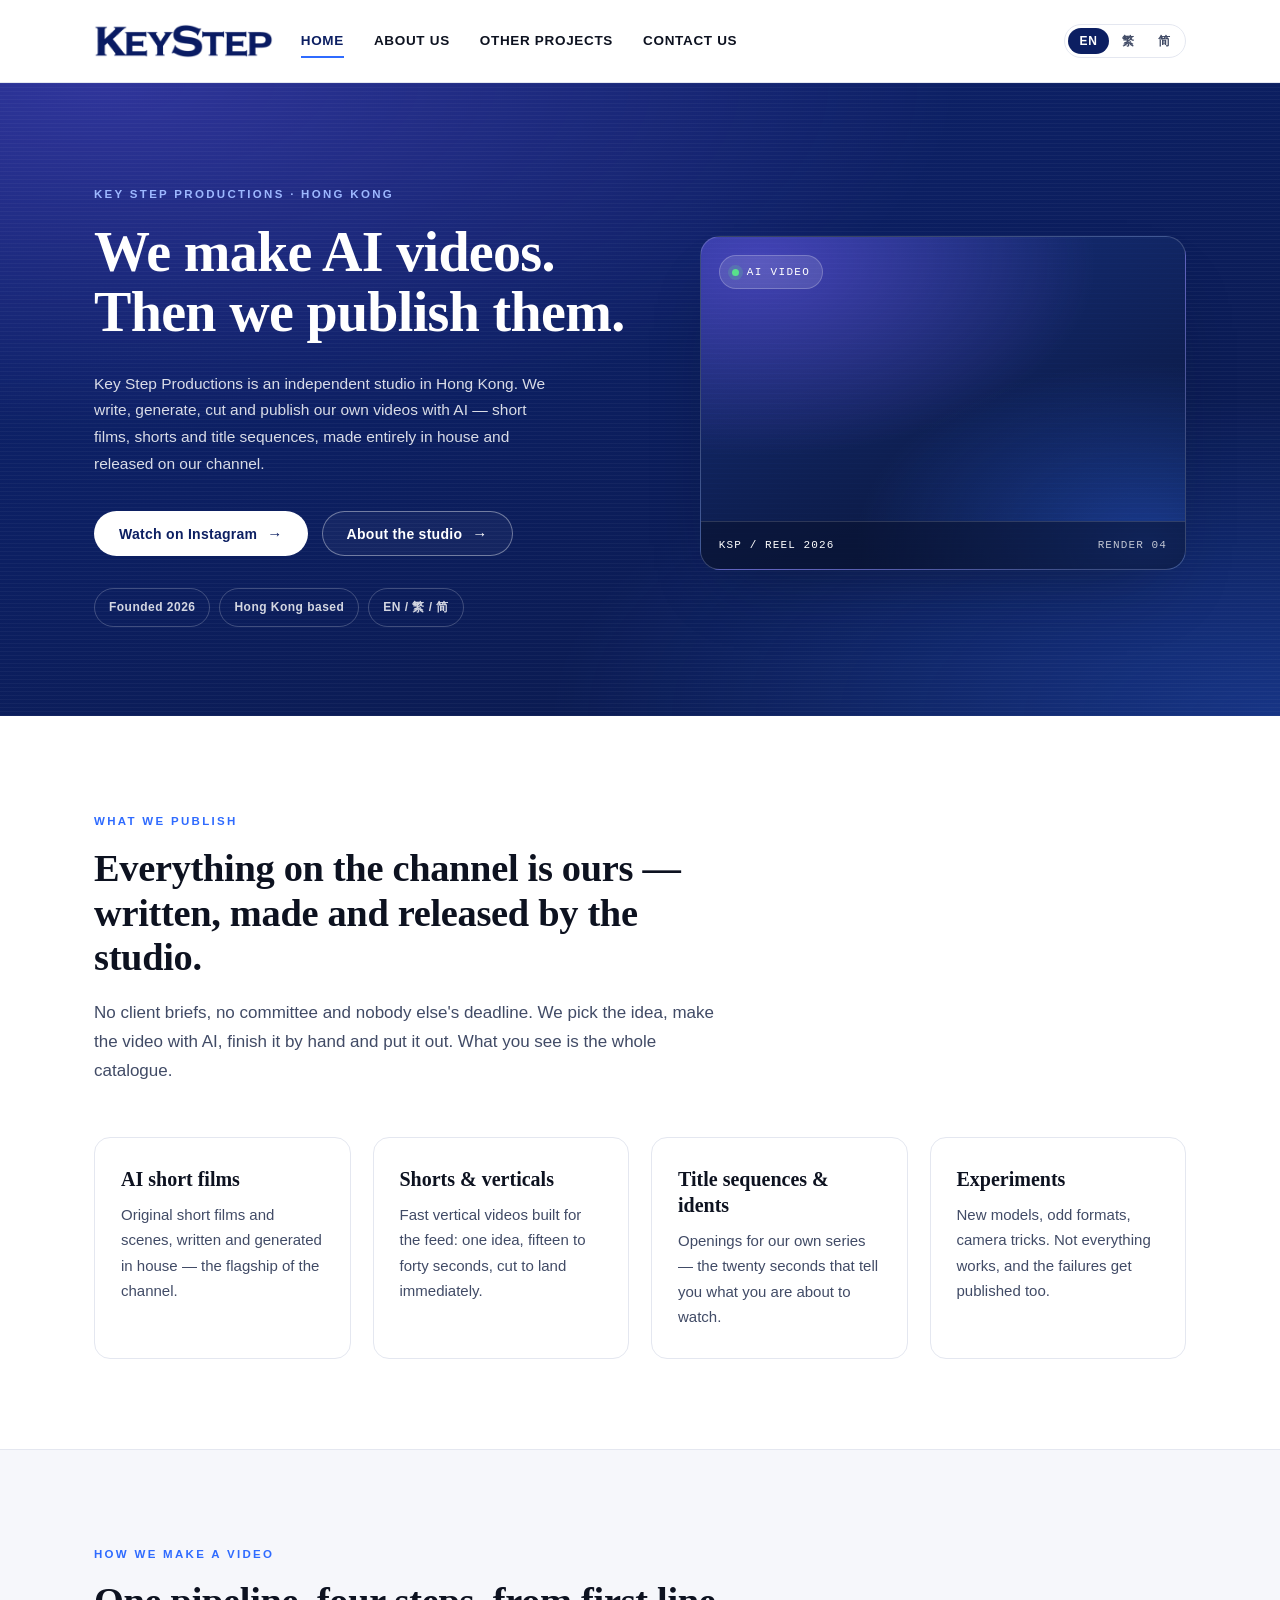
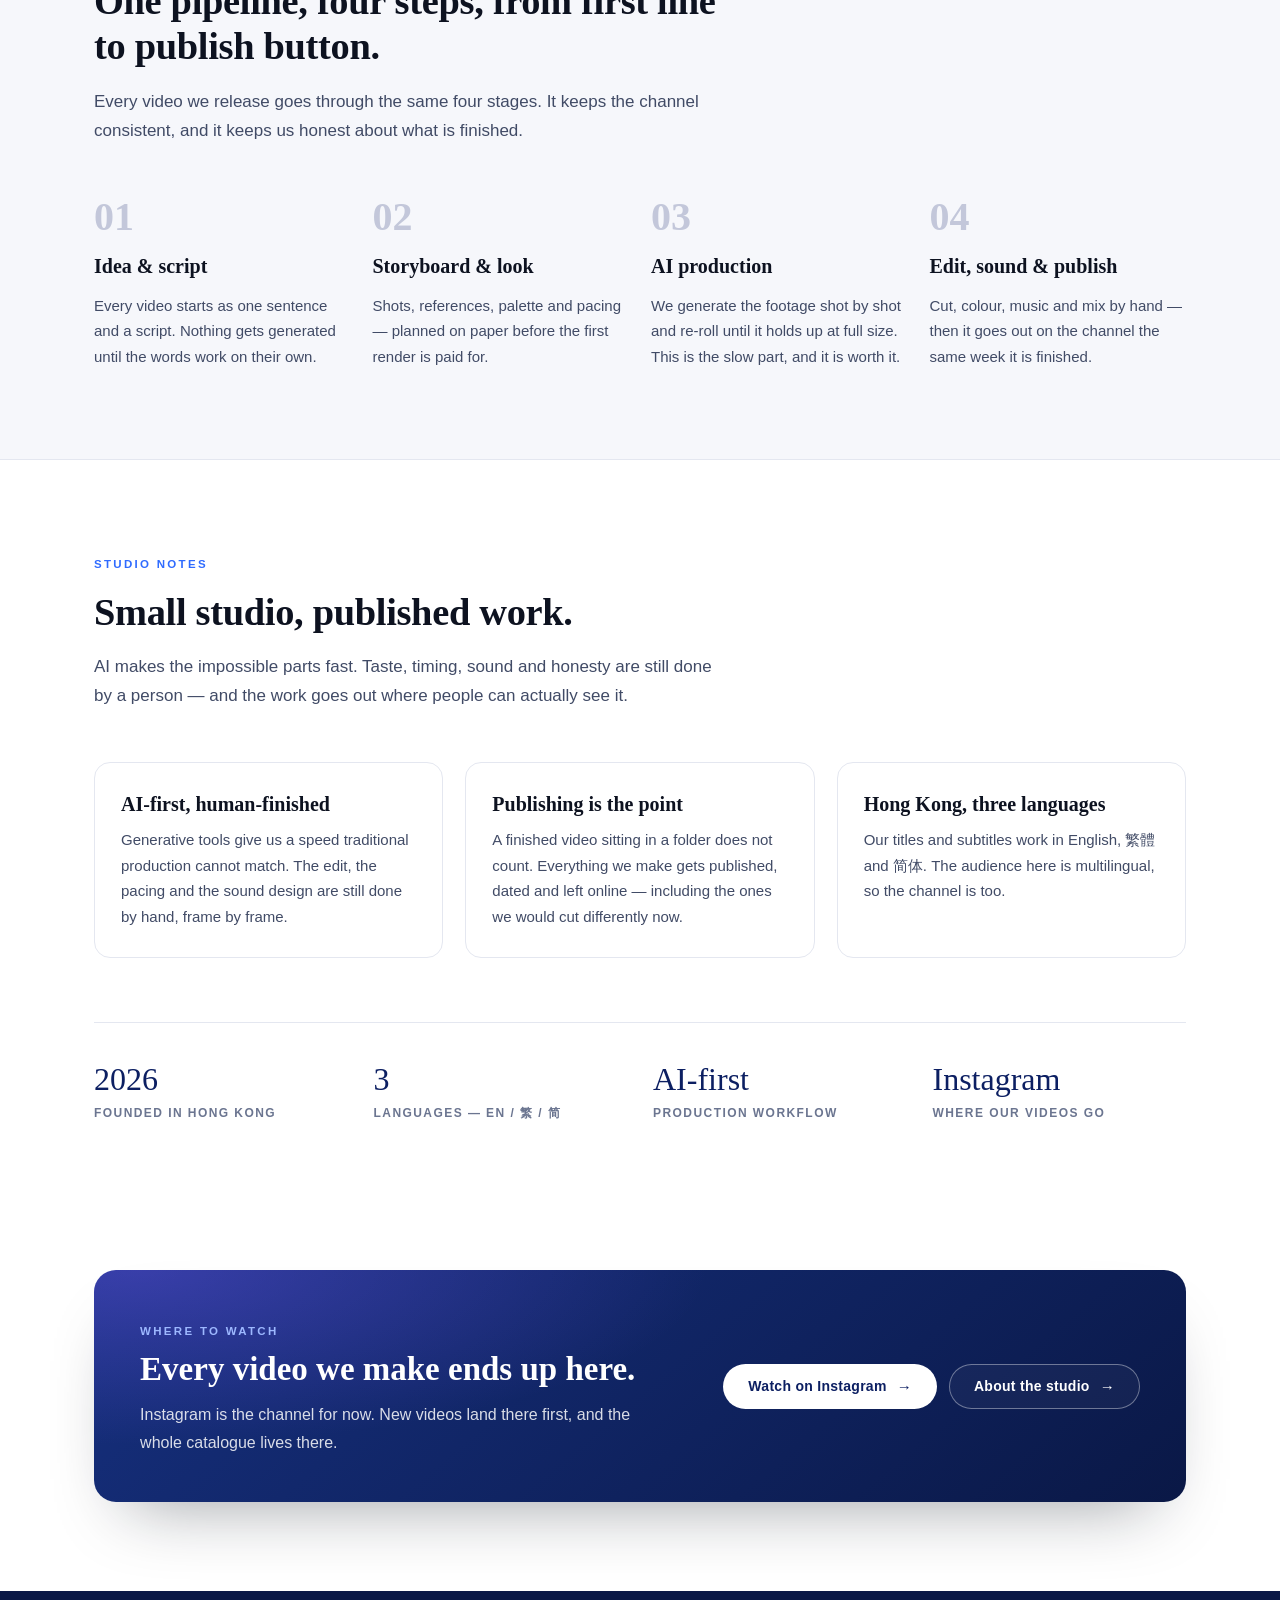
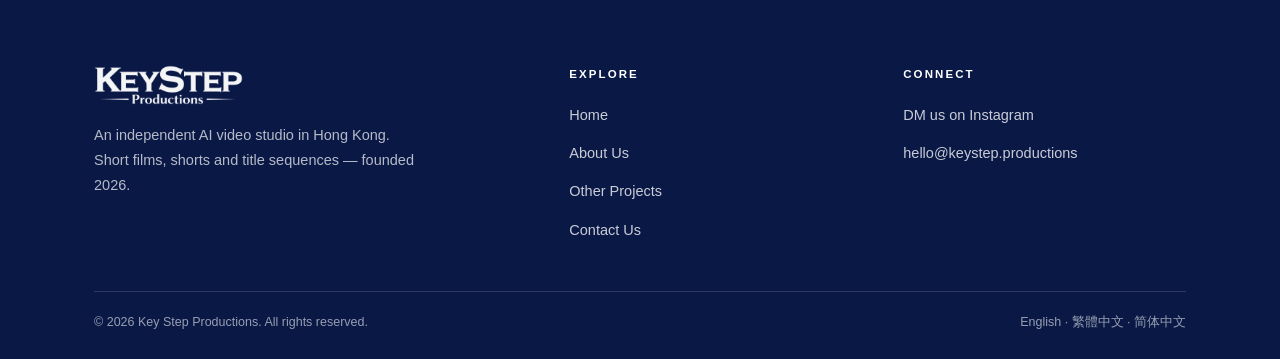
<file: index.html>
<!DOCTYPE html>
<html lang="en">
<head>
<meta charset="utf-8">
<meta name="viewport" content="width=device-width, initial-scale=1">
<title>Key Step Productions — AI videos, made and published in Hong Kong</title>
<meta name="description" content="Key Step Productions is an independent AI video studio in Hong Kong. We write, generate, cut and publish our own short films, shorts and title sequences. Founded 2026.">
<meta name="theme-color" content="#0c1f62">
<link rel="icon" type="image/png" href="assets/img/favicon.png">
<link rel="apple-touch-icon" href="assets/img/favicon.png">
<link rel="canonical" href="https://keystep.productions/">
<link rel="stylesheet" href="assets/css/style.css">
<meta property="og:type" content="website">
<meta property="og:title" content="Key Step Productions — AI videos, made and published in Hong Kong">
<meta property="og:description" content="We make AI videos and publish them ourselves. Short films, shorts and title sequences from a small studio in Hong Kong.">
<meta property="og:image" content="https://keystep.productions/assets/img/logo-lockup.png">
<meta property="og:image:width" content="820">
<meta property="og:image:height" content="220">
<meta property="og:image:alt" content="Key Step Productions">
<meta property="og:url" content="https://keystep.productions/">
<meta property="og:site_name" content="Key Step Productions">
<meta property="og:locale" content="en_HK">
<meta name="twitter:card" content="summary_large_image">
<script type="application/ld+json">
{
  "@context": "https://schema.org",
  "@type": "Organization",
  "name": "Key Step Productions",
  "alternateName": "Key Step Productions Hong Kong",
  "description": "Independent AI video studio in Hong Kong creating and publishing its own short films, shorts and title sequences.",
  "foundingDate": "2026",
  "url": "https://keystep.productions/",
  "logo": "https://keystep.productions/assets/img/logo-lockup.png",
  "email": "hello@keystep.productions",
  "address": { "@type": "PostalAddress", "addressLocality": "Hong Kong" },
  "sameAs": ["https://www.instagram.com/keystepproductions/"]
}
</script>
</head>

<body data-page="home">

<a class="skip-link" href="#main" data-i18n="nav.skip">Skip to main content</a>

<header class="masthead">
  <div class="shell masthead__bar">
    <a class="brand" href="index.html" aria-label="Key Step Productions">
      <img src="assets/img/logo-wordmark.png" alt="Key Step Productions" width="820" height="156">
    </a>

    <nav class="nav" id="primary-nav-wrap" aria-label="Primary" data-i18n-label="nav.primary">
      <ul class="nav__list">
        <li><a class="nav__link" href="index.html" aria-current="page" data-i18n="nav.home">Home</a></li>
        <li><a class="nav__link" href="about.html" data-i18n="nav.about">About Us</a></li>
        <li><a class="nav__link" href="projects.html" data-i18n="nav.projects">Other Projects</a></li>
        <li><a class="nav__link" href="contact.html" data-i18n="nav.contact">Contact Us</a></li>
      </ul>
    </nav>

    <div class="masthead__right">
      <div class="lang" role="group" aria-label="Language" data-i18n-label="nav.langLabel">
        <button type="button" data-lang="en" aria-pressed="true">EN</button>
        <button type="button" data-lang="zh-Hant" aria-pressed="false">繁</button>
        <button type="button" data-lang="zh-Hans" aria-pressed="false">简</button>
      </div>
      <button class="nav__toggle" type="button" data-nav-toggle aria-expanded="false" aria-controls="primary-nav-wrap">
        <span class="nav__toggle-bars" aria-hidden="true"><span></span><span></span><span></span></span>
        <span class="nav__toggle-label" data-i18n="nav.menu">Menu</span>
      </button>
    </div>
  </div>
</header>

<main id="main">

  <!-- ================= hero ================= -->
  <section class="hero">
    <div class="shell hero__grid">
      <div>
        <span class="eyebrow eyebrow--light" data-i18n="home.eyebrow">Key Step Productions · Hong Kong</span>
        <h1 data-i18n="home.h1">We make AI videos. Then we publish them.</h1>
        <p class="hero__lede" data-i18n="home.lede">Key Step Productions is an independent studio in Hong Kong. We write, generate, cut and publish our own videos with AI — short films, shorts and title sequences, made entirely in house and released on our channel.</p>

        <div class="hero__actions">
          <a class="btn btn--light" data-ig href="https://www.instagram.com/keystepproductions/">
            <span data-i18n="home.cta1">Watch on Instagram</span>
          </a>
          <a class="btn btn--ghost" href="about.html" data-i18n="home.cta2">About the studio</a>
        </div>

        <ul class="chips">
          <li data-i18n="home.chip1">Founded 2026</li>
          <li data-i18n="home.chip2">Hong Kong based</li>
          <li data-i18n="home.chip3">EN / 繁 / 简</li>
        </ul>
      </div>

      <!-- decorative: the production pipeline, animated in CSS -->
      <div class="reel" aria-hidden="true">
        <span class="reel__scan"></span>
        <span class="reel__badge" data-i18n="home.reel.badge">AI video</span>
        <div class="reel__stage">
          <span class="reel__word" style="animation-delay:0s"    data-i18n="home.reel.w1">Idea</span>
          <span class="reel__word" style="animation-delay:3s"    data-i18n="home.reel.w2">Storyboard</span>
          <span class="reel__word" style="animation-delay:6s"    data-i18n="home.reel.w3">AI generation</span>
          <span class="reel__word" style="animation-delay:9s"    data-i18n="home.reel.w4">Edit</span>
          <span class="reel__word" style="animation-delay:12s"   data-i18n="home.reel.w5">Sound</span>
          <span class="reel__word" style="animation-delay:15s"   data-i18n="home.reel.w6">Publish</span>
        </div>
        <div class="reel__bar">
          <b data-i18n="home.reel.bar1">KSP / Reel 2026</b>
          <span data-i18n="home.reel.bar2">Render 04</span>
        </div>
      </div>
    </div>
  </section>

  <!-- ================= what we do ================= -->
  <section class="section" aria-labelledby="publish-title">
    <div class="shell">
      <div class="section__head">
        <span class="eyebrow" data-i18n="publish.eyebrow">What we publish</span>
        <h2 class="section__title" id="publish-title" data-i18n="publish.title">Everything on the channel is ours — written, made and released by the studio.</h2>
        <p class="lede" data-i18n="publish.lede">No client briefs, no committee and nobody else's deadline. We pick the idea, make the video with AI, finish it by hand and put it out. What you see is the whole catalogue.</p>
      </div>

      <div class="grid grid--4">
        <article class="card" data-reveal>
          <h3 class="card__t" data-i18n="publish.1.t">AI short films</h3>
          <p class="card__d" data-i18n="publish.1.d">Original short films and scenes, written and generated in house — the flagship of the channel.</p>
        </article>
        <article class="card" data-reveal>
          <h3 class="card__t" data-i18n="publish.2.t">Shorts &amp; verticals</h3>
          <p class="card__d" data-i18n="publish.2.d">Fast vertical videos built for the feed: one idea, fifteen to forty seconds, cut to land immediately.</p>
        </article>
        <article class="card" data-reveal>
          <h3 class="card__t" data-i18n="publish.3.t">Title sequences &amp; idents</h3>
          <p class="card__d" data-i18n="publish.3.d">Openings for our own series — the twenty seconds that tell you what you are about to watch.</p>
        </article>
        <article class="card" data-reveal>
          <h3 class="card__t" data-i18n="publish.4.t">Experiments</h3>
          <p class="card__d" data-i18n="publish.4.d">New models, odd formats, camera tricks. Not everything works, and the failures get published too.</p>
        </article>
      </div>
    </div>
  </section>

  <!-- ================= how it works ================= -->
  <section class="section section--alt" aria-labelledby="make-title">
    <div class="shell">
      <div class="section__head">
        <span class="eyebrow" data-i18n="make.eyebrow">How we make a video</span>
        <h2 class="section__title" id="make-title" data-i18n="make.title">One pipeline, four steps, from first line to publish button.</h2>
        <p class="lede" data-i18n="make.lede">Every video we release goes through the same four stages. It keeps the channel consistent, and it keeps us honest about what is finished.</p>
      </div>

      <div class="grid grid--4">
        <div class="step" data-reveal>
          <span class="step__num" aria-hidden="true">01</span>
          <h3 class="step__t" data-i18n="make.1.t">Idea &amp; script</h3>
          <p class="step__d" data-i18n="make.1.d">Every video starts as one sentence and a script. Nothing gets generated until the words work on their own.</p>
        </div>
        <div class="step" data-reveal>
          <span class="step__num" aria-hidden="true">02</span>
          <h3 class="step__t" data-i18n="make.2.t">Storyboard &amp; look</h3>
          <p class="step__d" data-i18n="make.2.d">Shots, references, palette and pacing — planned on paper before the first render is paid for.</p>
        </div>
        <div class="step" data-reveal>
          <span class="step__num" aria-hidden="true">03</span>
          <h3 class="step__t" data-i18n="make.3.t">AI production</h3>
          <p class="step__d" data-i18n="make.3.d">We generate the footage shot by shot and re-roll until it holds up at full size. This is the slow part, and it is worth it.</p>
        </div>
        <div class="step" data-reveal>
          <span class="step__num" aria-hidden="true">04</span>
          <h3 class="step__t" data-i18n="make.4.t">Edit, sound &amp; publish</h3>
          <p class="step__d" data-i18n="make.4.d">Cut, colour, music and mix by hand — then it goes out on the channel the same week it is finished.</p>
        </div>
      </div>
    </div>
  </section>

  <!-- ================= why ================= -->
  <section class="section" aria-labelledby="notes-title">
    <div class="shell">
      <div class="section__head">
        <span class="eyebrow" data-i18n="notes.eyebrow">Studio notes</span>
        <h2 class="section__title" id="notes-title" data-i18n="notes.title">Small studio, published work.</h2>
        <p class="lede" data-i18n="notes.lede">AI makes the impossible parts fast. Taste, timing, sound and honesty are still done by a person — and the work goes out where people can actually see it.</p>
      </div>

      <div class="grid grid--3">
        <article class="card" data-reveal>
          <h3 class="card__t" data-i18n="notes.1.t">AI-first, human-finished</h3>
          <p class="card__d" data-i18n="notes.1.d">Generative tools give us a speed traditional production cannot match. The edit, the pacing and the sound design are still done by hand, frame by frame.</p>
        </article>
        <article class="card" data-reveal>
          <h3 class="card__t" data-i18n="notes.2.t">Publishing is the point</h3>
          <p class="card__d" data-i18n="notes.2.d">A finished video sitting in a folder does not count. Everything we make gets published, dated and left online — including the ones we would cut differently now.</p>
        </article>
        <article class="card" data-reveal>
          <h3 class="card__t" data-i18n="notes.3.t">Hong Kong, three languages</h3>
          <p class="card__d" data-i18n="notes.3.d">Our titles and subtitles work in English, 繁體 and 简体. The audience here is multilingual, so the channel is too.</p>
        </article>
      </div>

      <div class="stats" data-reveal style="margin-top: clamp(40px, 5vw, 68px)">
        <div>
          <span class="stat__v" data-i18n="stats.v1">2026</span>
          <span class="stat__l" data-i18n="stats.l1">Founded in Hong Kong</span>
        </div>
        <div>
          <span class="stat__v" data-i18n="stats.v2">3</span>
          <span class="stat__l" data-i18n="stats.l2">Languages — EN / 繁 / 简</span>
        </div>
        <div>
          <span class="stat__v" data-i18n="stats.v3">AI-first</span>
          <span class="stat__l" data-i18n="stats.l3">Production workflow</span>
        </div>
        <div>
          <span class="stat__v" data-i18n="stats.v4">Instagram</span>
          <span class="stat__l" data-i18n="stats.l4">Where our videos go</span>
        </div>
      </div>
    </div>
  </section>

  <!-- ================= CTA ================= -->
  <section class="section section--tight">
    <div class="shell">
      <div class="band" data-reveal>
        <div>
          <span class="eyebrow eyebrow--light" data-i18n="cta.eyebrow">Where to watch</span>
          <h2 data-i18n="cta.title">Every video we make ends up here.</h2>
          <p data-i18n="cta.lede">Instagram is the channel for now. New videos land there first, and the whole catalogue lives there.</p>
        </div>
        <div class="band__actions">
          <a class="btn btn--light" data-ig href="https://www.instagram.com/keystepproductions/" data-i18n="cta.btn1">Watch on Instagram</a>
          <a class="btn btn--ghost" href="about.html" data-i18n="cta.btn2">About the studio</a>
        </div>
      </div>
    </div>
  </section>

</main>

<footer class="footer">
  <div class="shell">
    <div class="footer__grid">
      <div>
        <img class="footer__logo" src="assets/img/logo-lockup.png" alt="Key Step Productions" width="820" height="220">
        <p class="footer__blurb" data-i18n="footer.blurb">An independent AI video studio in Hong Kong. Short films, shorts and title sequences — founded 2026.</p>
      </div>
      <div>
        <h4 data-i18n="footer.explore">Explore</h4>
        <ul>
          <li><a href="index.html" data-i18n="nav.home">Home</a></li>
          <li><a href="about.html" data-i18n="nav.about">About Us</a></li>
          <li><a href="projects.html" data-i18n="nav.projects">Other Projects</a></li>
          <li><a href="contact.html" data-i18n="nav.contact">Contact Us</a></li>
        </ul>
      </div>
      <div>
        <h4 data-i18n="footer.connect">Connect</h4>
        <ul>
          <li><a data-ig href="https://www.instagram.com/keystepproductions/"><span data-i18n="footer.igDm">DM us on Instagram</span></a></li>
          <li data-channel="youtube" hidden><a data-channel-link href="#">YouTube</a></li>
          <li data-channel="tiktok" hidden><a data-channel-link href="#">TikTok</a></li>
          <li><a data-email data-email-text href="mailto:hello@keystep.productions">hello@keystep.productions</a></li>
        </ul>
      </div>
    </div>
    <div class="footer__bottom">
      <span data-i18n="footer.rights">© 2026 Key Step Productions. All rights reserved.</span>
      <span data-i18n="footer.langs">English · 繁體中文 · 简体中文</span>
    </div>
  </div>
</footer>

<script src="assets/js/site-config.js"></script>
<script src="assets/js/i18n.js"></script>
<script src="assets/js/main.js"></script>
</body>
</html>
</file>
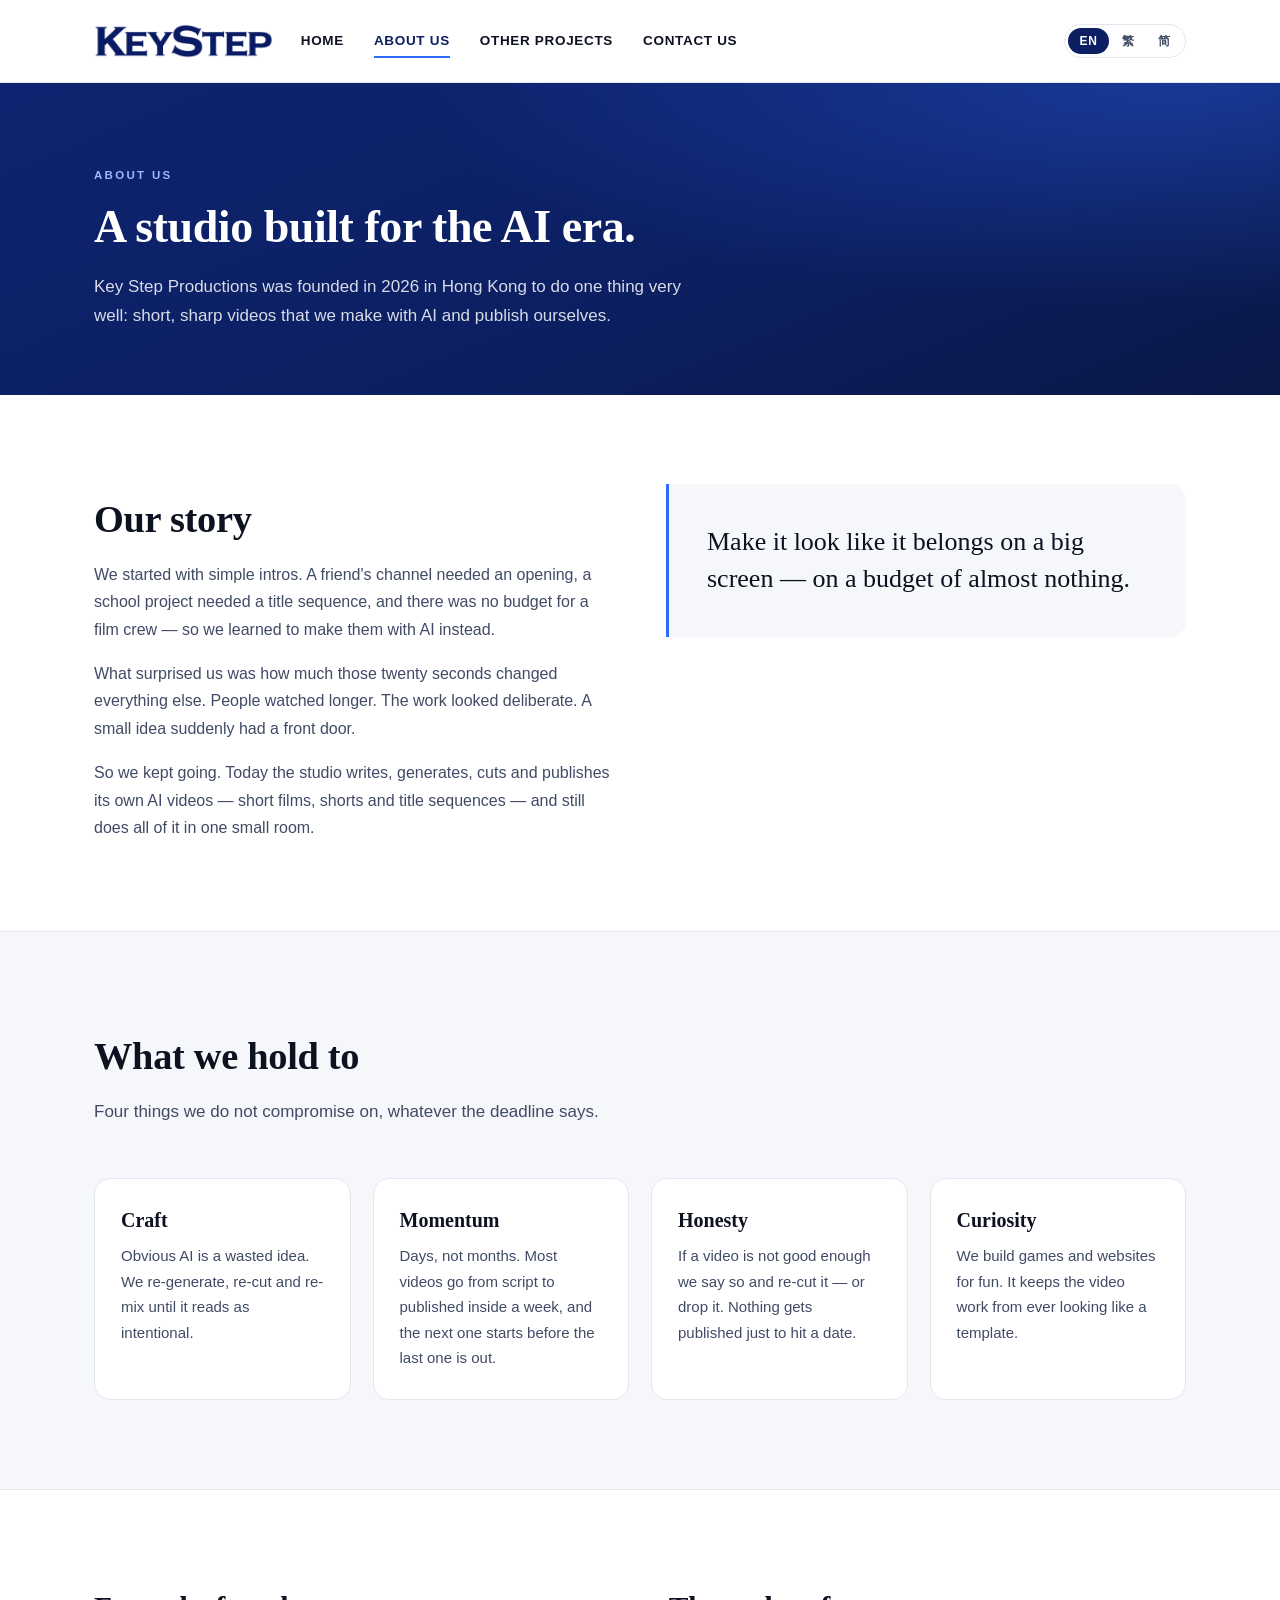
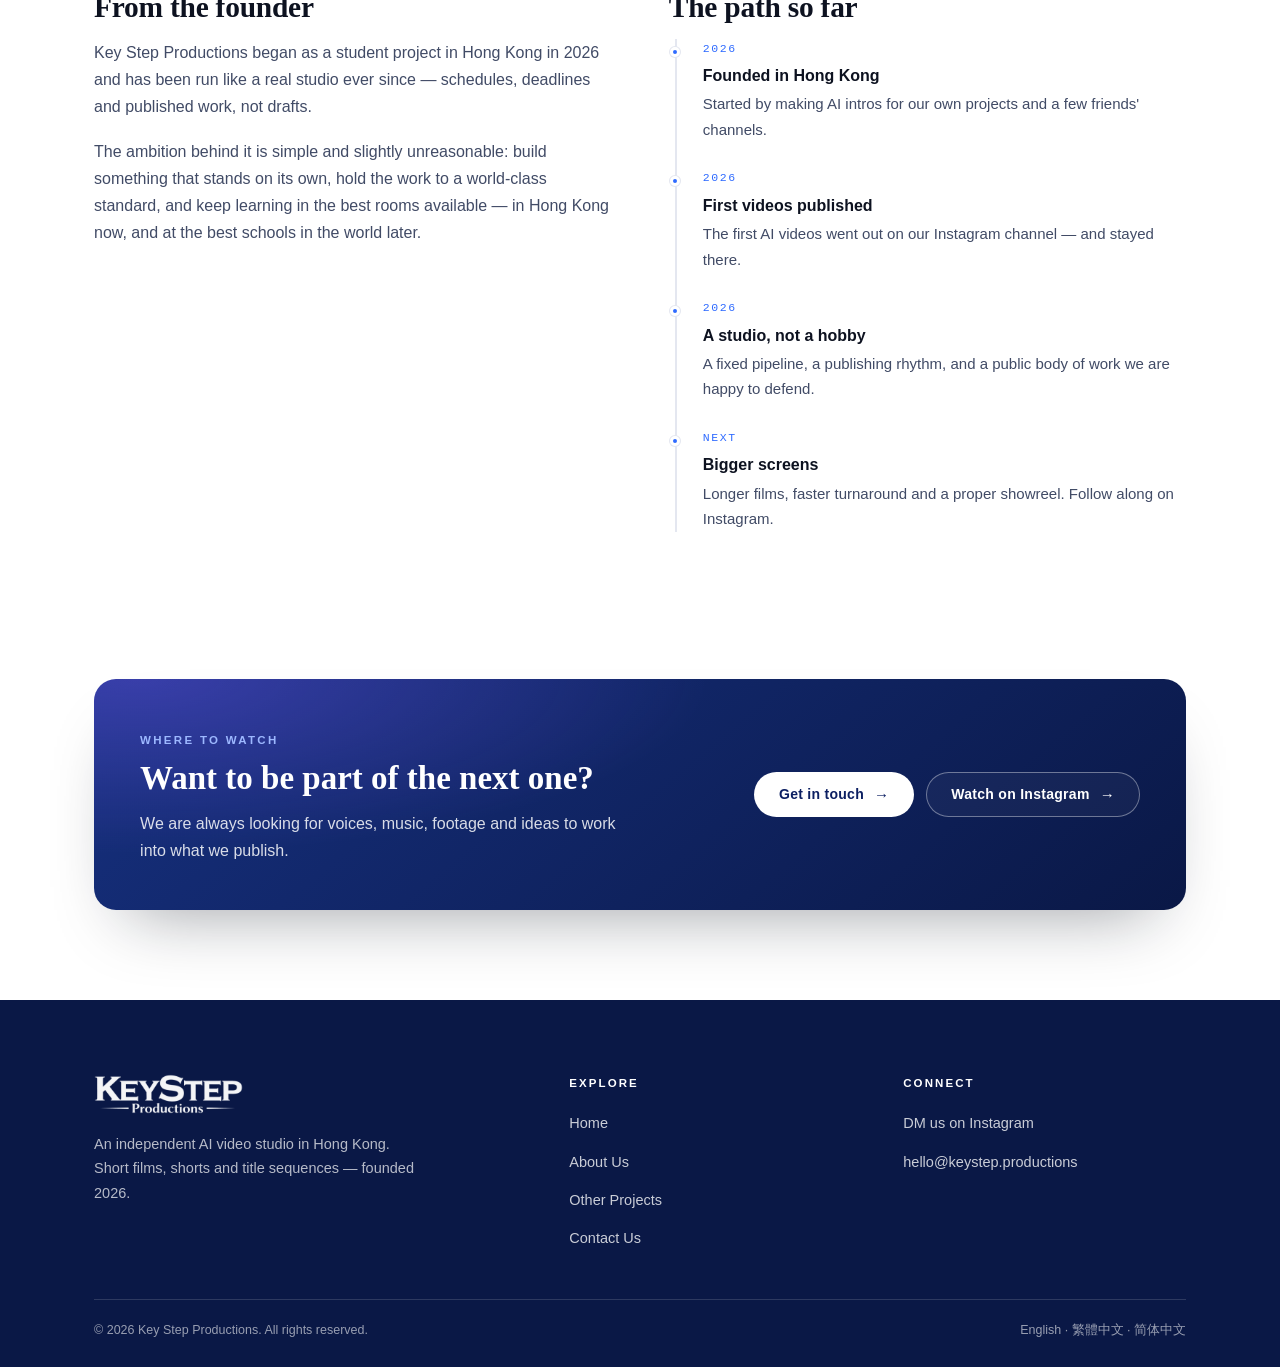
<file: about.html>
<!DOCTYPE html>
<html lang="en">
<head>
<meta charset="utf-8">
<meta name="viewport" content="width=device-width, initial-scale=1">
<title>About Us — Key Step Productions</title>
<meta name="description" content="Key Step Productions is an independent AI video studio founded in Hong Kong in 2026. We make our own AI videos and publish them ourselves.">
<meta name="theme-color" content="#0c1f62">
<link rel="icon" type="image/png" href="assets/img/favicon.png">
<link rel="apple-touch-icon" href="assets/img/favicon.png">
<link rel="canonical" href="https://keystep.productions/about.html">
<link rel="stylesheet" href="assets/css/style.css">
<meta property="og:type" content="website">
<meta property="og:title" content="About Us — Key Step Productions">
<meta property="og:description" content="An independent AI video studio in Hong Kong. We make our own AI videos and publish them ourselves.">
<meta property="og:image" content="https://keystep.productions/assets/img/logo-lockup.png">
<meta property="og:image:width" content="820">
<meta property="og:image:height" content="220">
<meta property="og:image:alt" content="Key Step Productions">
<meta property="og:url" content="https://keystep.productions/about.html">
<meta property="og:site_name" content="Key Step Productions">
<meta property="og:locale" content="en_HK">
<meta name="twitter:card" content="summary_large_image">
</head>

<body data-page="about">

<a class="skip-link" href="#main" data-i18n="nav.skip">Skip to main content</a>

<header class="masthead">
  <div class="shell masthead__bar">
    <a class="brand" href="index.html" aria-label="Key Step Productions">
      <img src="assets/img/logo-wordmark.png" alt="Key Step Productions" width="820" height="156">
    </a>

    <nav class="nav" id="primary-nav-wrap" aria-label="Primary" data-i18n-label="nav.primary">
      <ul class="nav__list">
        <li><a class="nav__link" href="index.html" data-i18n="nav.home">Home</a></li>
        <li><a class="nav__link" href="about.html" aria-current="page" data-i18n="nav.about">About Us</a></li>
        <li><a class="nav__link" href="projects.html" data-i18n="nav.projects">Other Projects</a></li>
        <li><a class="nav__link" href="contact.html" data-i18n="nav.contact">Contact Us</a></li>
      </ul>
    </nav>

    <div class="masthead__right">
      <div class="lang" role="group" aria-label="Language" data-i18n-label="nav.langLabel">
        <button type="button" data-lang="en" aria-pressed="true">EN</button>
        <button type="button" data-lang="zh-Hant" aria-pressed="false">繁</button>
        <button type="button" data-lang="zh-Hans" aria-pressed="false">简</button>
      </div>
      <button class="nav__toggle" type="button" data-nav-toggle aria-expanded="false" aria-controls="primary-nav-wrap">
        <span class="nav__toggle-bars" aria-hidden="true"><span></span><span></span><span></span></span>
        <span class="nav__toggle-label" data-i18n="nav.menu">Menu</span>
      </button>
    </div>
  </div>
</header>

<main id="main">

  <section class="page-head">
    <div class="shell">
      <span class="eyebrow eyebrow--light" data-i18n="about.eyebrow">About Us</span>
      <h1 data-i18n="about.h1">A studio built for the AI era.</h1>
      <p class="lede" data-i18n="about.lede">Key Step Productions was founded in 2026 in Hong Kong to do one thing very well: short, sharp videos that we make with AI and publish ourselves.</p>
    </div>
  </section>

  <!-- ================= story ================= -->
  <section class="section" aria-labelledby="story-title">
    <div class="shell">
      <div class="grid grid--2" style="gap: clamp(28px, 4vw, 56px); align-items: start">
        <div data-reveal>
          <h2 class="section__title" id="story-title" data-i18n="about.story.title">Our story</h2>
          <p data-i18n="about.p1">We started with simple intros. A friend's channel needed an opening, a school project needed a title sequence, and there was no budget for a film crew — so we learned to make them with AI instead.</p>
          <p data-i18n="about.p2">What surprised us was how much those twenty seconds changed everything else. People watched longer. The work looked deliberate. A small idea suddenly had a front door.</p>
          <p data-i18n="about.p3">So we kept going. Today the studio writes, generates, cuts and publishes its own AI videos — short films, shorts and title sequences — and still does all of it in one small room.</p>
        </div>
        <div class="pull" data-reveal>
          <p data-i18n="about.mission">Make it look like it belongs on a big screen — on a budget of almost nothing.</p>
        </div>
      </div>
    </div>
  </section>

  <!-- ================= values ================= -->
  <section class="section section--alt" aria-labelledby="values-title">
    <div class="shell">
      <div class="section__head">
        <h2 class="section__title" id="values-title" data-i18n="about.values.title">What we hold to</h2>
        <p class="lede" data-i18n="about.values.lede">Four things we do not compromise on, whatever the deadline says.</p>
      </div>

      <div class="grid grid--4">
        <article class="card" data-reveal>
          <h3 class="card__t" data-i18n="about.v1.t">Craft</h3>
          <p class="card__d" data-i18n="about.v1.d">Obvious AI is a wasted idea. We re-generate, re-cut and re-mix until it reads as intentional.</p>
        </article>
        <article class="card" data-reveal>
          <h3 class="card__t" data-i18n="about.v2.t">Momentum</h3>
          <p class="card__d" data-i18n="about.v2.d">Days, not months. Most videos go from script to published inside a week, and the next one starts before the last one is out.</p>
        </article>
        <article class="card" data-reveal>
          <h3 class="card__t" data-i18n="about.v3.t">Honesty</h3>
          <p class="card__d" data-i18n="about.v3.d">If a video is not good enough we say so and re-cut it — or drop it. Nothing gets published just to hit a date.</p>
        </article>
        <article class="card" data-reveal>
          <h3 class="card__t" data-i18n="about.v4.t">Curiosity</h3>
          <p class="card__d" data-i18n="about.v4.d">We build games and websites for fun. It keeps the video work from ever looking like a template.</p>
        </article>
      </div>
    </div>
  </section>

  <!-- ================= founder + timeline ================= -->
  <section class="section" aria-labelledby="founder-title">
    <div class="shell">
      <div class="grid grid--2" style="gap: clamp(32px, 4.5vw, 64px); align-items: start">
        <div data-reveal>
          <h2 class="section__title section__title--sm" id="founder-title" data-i18n="about.founder.title">From the founder</h2>
          <p data-i18n="about.founder.p1">Key Step Productions began as a student project in Hong Kong in 2026 and has been run like a real studio ever since — schedules, deadlines and published work, not drafts.</p>
          <p data-i18n="about.founder.p2">The ambition behind it is simple and slightly unreasonable: build something that stands on its own, hold the work to a world-class standard, and keep learning in the best rooms available — in Hong Kong now, and at the best schools in the world later.</p>
        </div>

        <div data-reveal>
          <h2 class="section__title section__title--sm" data-i18n="about.tl.title">The path so far</h2>
          <ol class="timeline">
            <li>
              <span class="timeline__when" data-i18n="about.tl1.when">2026</span>
              <span class="timeline__what" data-i18n="about.tl1.t">Founded in Hong Kong</span>
              <p class="timeline__d" data-i18n="about.tl1.d">Started by making AI intros for our own projects and a few friends' channels.</p>
            </li>
            <li>
              <span class="timeline__when" data-i18n="about.tl2.when">2026</span>
              <span class="timeline__what" data-i18n="about.tl2.t">First videos published</span>
              <p class="timeline__d" data-i18n="about.tl2.d">The first AI videos went out on our Instagram channel — and stayed there.</p>
            </li>
            <li>
              <span class="timeline__when" data-i18n="about.tl3.when">2026</span>
              <span class="timeline__what" data-i18n="about.tl3.t">A studio, not a hobby</span>
              <p class="timeline__d" data-i18n="about.tl3.d">A fixed pipeline, a publishing rhythm, and a public body of work we are happy to defend.</p>
            </li>
            <li>
              <span class="timeline__when" data-i18n="about.tl4.when">Next</span>
              <span class="timeline__what" data-i18n="about.tl4.t">Bigger screens</span>
              <p class="timeline__d" data-i18n="about.tl4.d">Longer films, faster turnaround and a proper showreel. Follow along on Instagram.</p>
            </li>
          </ol>
        </div>
      </div>
    </div>
  </section>

  <!-- ================= CTA ================= -->
  <section class="section section--tight">
    <div class="shell">
      <div class="band" data-reveal>
        <div>
          <span class="eyebrow eyebrow--light" data-i18n="cta.eyebrow">Where to watch</span>
          <h2 data-i18n="about.cta.title">Want to be part of the next one?</h2>
          <p data-i18n="about.cta.lede">We are always looking for voices, music, footage and ideas to work into what we publish.</p>
        </div>
        <div class="band__actions">
          <a class="btn btn--light" href="contact.html" data-i18n="about.cta.btn">Get in touch</a>
          <a class="btn btn--ghost" data-ig href="https://www.instagram.com/keystepproductions/" data-i18n="cta.btn1">Watch on Instagram</a>
        </div>
      </div>
    </div>
  </section>

</main>

<footer class="footer">
  <div class="shell">
    <div class="footer__grid">
      <div>
        <img class="footer__logo" src="assets/img/logo-lockup.png" alt="Key Step Productions" width="820" height="220">
        <p class="footer__blurb" data-i18n="footer.blurb">An independent AI video studio in Hong Kong. Short films, shorts and title sequences — founded 2026.</p>
      </div>
      <div>
        <h4 data-i18n="footer.explore">Explore</h4>
        <ul>
          <li><a href="index.html" data-i18n="nav.home">Home</a></li>
          <li><a href="about.html" data-i18n="nav.about">About Us</a></li>
          <li><a href="projects.html" data-i18n="nav.projects">Other Projects</a></li>
          <li><a href="contact.html" data-i18n="nav.contact">Contact Us</a></li>
        </ul>
      </div>
      <div>
        <h4 data-i18n="footer.connect">Connect</h4>
        <ul>
          <li><a data-ig href="https://www.instagram.com/keystepproductions/"><span data-i18n="footer.igDm">DM us on Instagram</span></a></li>
          <li data-channel="youtube" hidden><a data-channel-link href="#">YouTube</a></li>
          <li data-channel="tiktok" hidden><a data-channel-link href="#">TikTok</a></li>
          <li><a data-email data-email-text href="mailto:hello@keystep.productions">hello@keystep.productions</a></li>
        </ul>
      </div>
    </div>
    <div class="footer__bottom">
      <span data-i18n="footer.rights">© 2026 Key Step Productions. All rights reserved.</span>
      <span data-i18n="footer.langs">English · 繁體中文 · 简体中文</span>
    </div>
  </div>
</footer>

<script src="assets/js/site-config.js"></script>
<script src="assets/js/i18n.js"></script>
<script src="assets/js/main.js"></script>
</body>
</html>
</file>
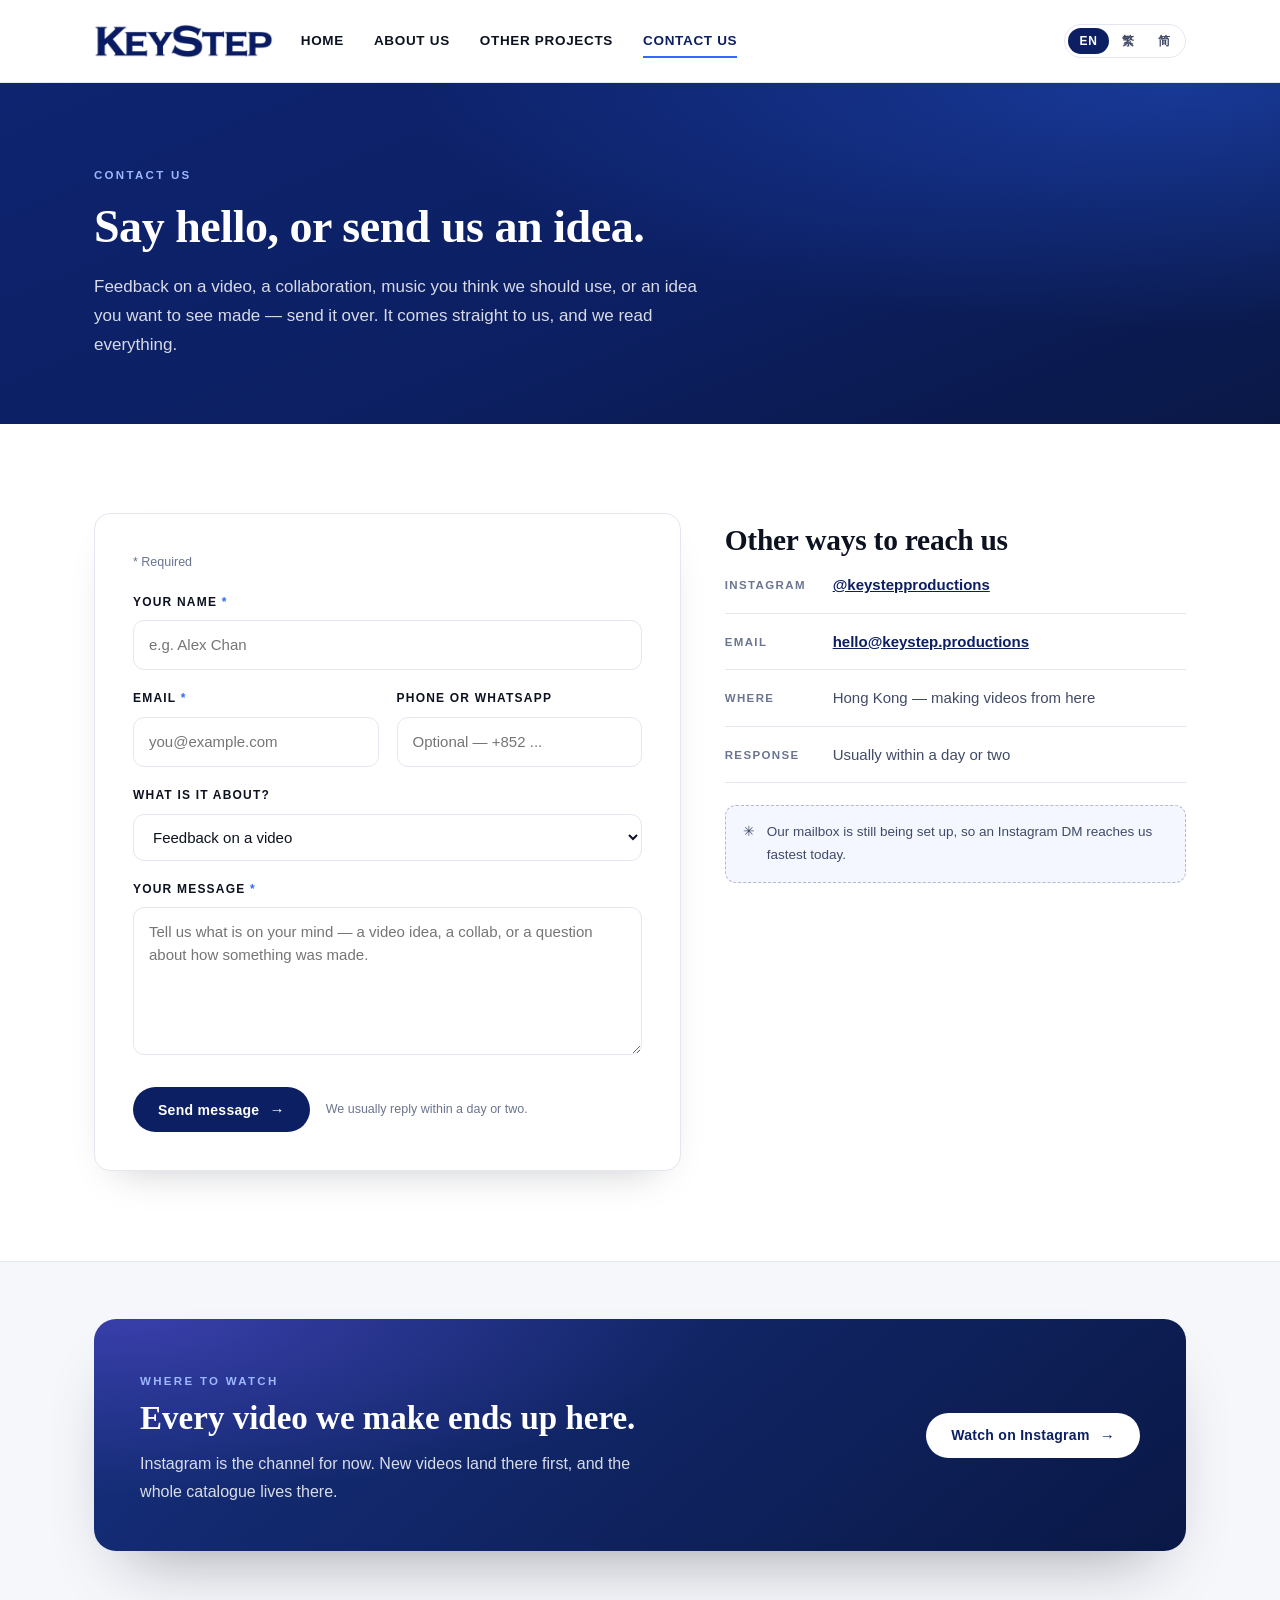
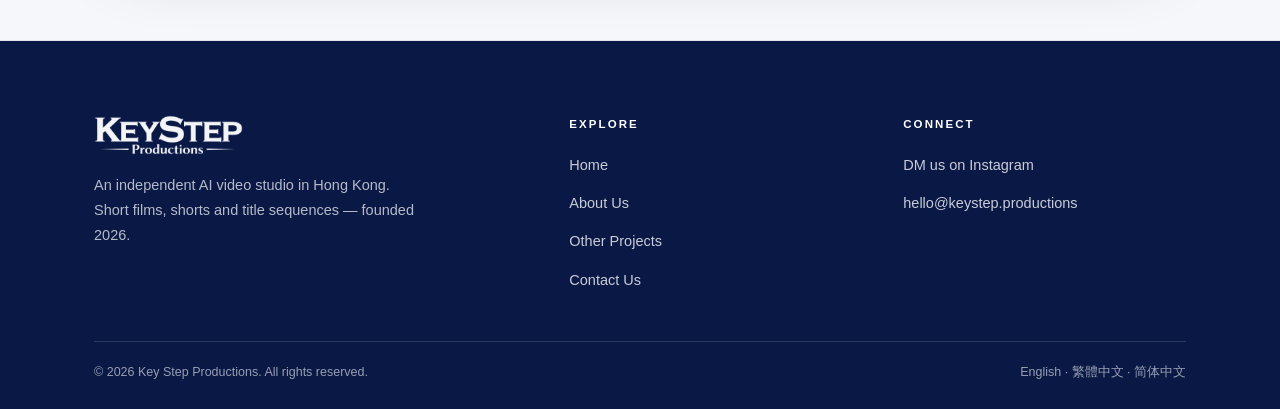
<file: contact.html>
<!DOCTYPE html>
<html lang="en">
<head>
<meta charset="utf-8">
<meta name="viewport" content="width=device-width, initial-scale=1">
<title>Contact Us — Key Step Productions</title>
<meta name="description" content="Contact Key Step Productions — feedback on a video, a collaboration, music or an idea. Email us or DM @keystepproductions on Instagram.">
<meta name="theme-color" content="#0c1f62">
<link rel="icon" type="image/png" href="assets/img/favicon.png">
<link rel="apple-touch-icon" href="assets/img/favicon.png">
<link rel="canonical" href="https://keystep.productions/contact.html">
<link rel="stylesheet" href="assets/css/style.css">
<meta property="og:type" content="website">
<meta property="og:title" content="Contact Us — Key Step Productions">
<meta property="og:description" content="Say hello, or send us an idea. Key Step Productions — an independent AI video studio in Hong Kong.">
<meta property="og:image" content="https://keystep.productions/assets/img/logo-lockup.png">
<meta property="og:image:width" content="820">
<meta property="og:image:height" content="220">
<meta property="og:image:alt" content="Key Step Productions">
<meta property="og:url" content="https://keystep.productions/contact.html">
<meta property="og:site_name" content="Key Step Productions">
<meta property="og:locale" content="en_HK">
<meta name="twitter:card" content="summary_large_image">
</head>

<body data-page="contact">

<a class="skip-link" href="#main" data-i18n="nav.skip">Skip to main content</a>

<header class="masthead">
  <div class="shell masthead__bar">
    <a class="brand" href="index.html" aria-label="Key Step Productions">
      <img src="assets/img/logo-wordmark.png" alt="Key Step Productions" width="820" height="156">
    </a>

    <nav class="nav" id="primary-nav-wrap" aria-label="Primary" data-i18n-label="nav.primary">
      <ul class="nav__list">
        <li><a class="nav__link" href="index.html" data-i18n="nav.home">Home</a></li>
        <li><a class="nav__link" href="about.html" data-i18n="nav.about">About Us</a></li>
        <li><a class="nav__link" href="projects.html" data-i18n="nav.projects">Other Projects</a></li>
        <li><a class="nav__link" href="contact.html" aria-current="page" data-i18n="nav.contact">Contact Us</a></li>
      </ul>
    </nav>

    <div class="masthead__right">
      <div class="lang" role="group" aria-label="Language" data-i18n-label="nav.langLabel">
        <button type="button" data-lang="en" aria-pressed="true">EN</button>
        <button type="button" data-lang="zh-Hant" aria-pressed="false">繁</button>
        <button type="button" data-lang="zh-Hans" aria-pressed="false">简</button>
      </div>
      <button class="nav__toggle" type="button" data-nav-toggle aria-expanded="false" aria-controls="primary-nav-wrap">
        <span class="nav__toggle-bars" aria-hidden="true"><span></span><span></span><span></span></span>
        <span class="nav__toggle-label" data-i18n="nav.menu">Menu</span>
      </button>
    </div>
  </div>
</header>

<main id="main">

  <section class="page-head">
    <div class="shell">
      <span class="eyebrow eyebrow--light" data-i18n="contact.eyebrow">Contact Us</span>
      <h1 data-i18n="contact.h1">Say hello, or send us an idea.</h1>
      <p class="lede" data-i18n="contact.lede">Feedback on a video, a collaboration, music you think we should use, or an idea you want to see made — send it over. It comes straight to us, and we read everything.</p>
    </div>
  </section>

  <section class="section">
    <div class="shell contact-grid">

      <!-- ================= form ================= -->
      <div data-reveal>
        <form class="form-card" data-contact-form novalidate>
          <p class="field__hint" style="margin: 0 0 18px" data-i18n="contact.form.required">* Required</p>

          <div class="field">
            <label for="cf-name"><span data-i18n="contact.form.name">Your name</span> <span class="req" aria-hidden="true">*</span></label>
            <input id="cf-name" name="name" type="text" autocomplete="name" required
                   placeholder="e.g. Alex Chan" data-i18n-ph="contact.form.namePh">
            <p class="field-error" data-error-for="name" hidden></p>
          </div>

          <div class="field field--split">
            <div>
              <label for="cf-email"><span data-i18n="contact.form.email">Email</span> <span class="req" aria-hidden="true">*</span></label>
              <input id="cf-email" name="email" type="email" autocomplete="email" required
                     placeholder="you@example.com" data-i18n-ph="contact.form.emailPh">
              <p class="field-error" data-error-for="email" hidden></p>
            </div>
            <div>
              <label for="cf-phone" data-i18n="contact.form.phone">Phone or WhatsApp</label>
              <input id="cf-phone" name="phone" type="tel" autocomplete="tel"
                     placeholder="Optional — +852 ..." data-i18n-ph="contact.form.phonePh">
              <p class="field-error" data-error-for="phone" hidden></p>
            </div>
          </div>

          <div class="field">
            <label for="cf-type" data-i18n="contact.form.for">What is it about?</label>
            <select id="cf-type" name="type">
              <option value="video" data-i18n="contact.form.for1">Feedback on a video</option>
              <option value="intro" data-i18n="contact.form.for2">A collaboration</option>
              <option value="game" data-i18n="contact.form.for3">Music or sound</option>
              <option value="other" data-i18n="contact.form.for4">Something else</option>
            </select>
          </div>

          <div class="field">
            <label for="cf-message"><span data-i18n="contact.form.message">Your message</span> <span class="req" aria-hidden="true">*</span></label>
            <textarea id="cf-message" name="message" required
                      placeholder="What are we making, who is it for, and when do you need it?"
                      data-i18n-ph="contact.form.messagePh"></textarea>
            <p class="field-error" data-error-for="message" hidden></p>
          </div>

          <div class="form-actions">
            <button class="btn btn--primary" type="submit" data-i18n="contact.form.submit">Send message</button>
            <p class="form-note" data-i18n="contact.form.note">We usually reply within a day or two.</p>
          </div>
        </form>

        <!-- shown after submit; the visitor chooses how to send -->
        <div class="form-result" data-form-result hidden aria-live="polite">
          <h3 data-i18n="contact.result.title">Your message is ready</h3>
          <p class="form-result__body" data-result-body data-i18n="contact.result.body">This site has no mail server yet, so nothing was sent automatically. Choose how you would like to send it:</p>

          <label class="visually-hidden" for="cf-result-text">Message</label>
          <textarea id="cf-result-text" data-result-text readonly></textarea>

          <div class="form-result__actions">
            <button class="btn btn--primary btn--sm btn--noarrow" type="button" data-result-copy data-i18n="contact.result.copy">Copy message</button>
            <a class="btn btn--outline btn--sm" data-result-mail href="#" data-i18n="contact.result.mail">Open in email app</a>
            <button class="btn btn--outline btn--sm btn--noarrow" type="button" data-result-ig data-i18n="contact.result.ig">Copy &amp; DM on Instagram</button>
            <button class="btn btn--outline btn--sm btn--noarrow" type="button" data-result-edit data-i18n="contact.result.edit">Back to the form</button>
          </div>

          <p class="field__hint" data-form-status hidden></p>
        </div>
      </div>

      <!-- ================= other ways ================= -->
      <div data-reveal>
        <h2 class="section__title section__title--sm" data-i18n="contact.info.title">Other ways to reach us</h2>

        <ul class="info-list">
          <li>
            <b data-i18n="contact.info.ig">Instagram</b>
            <span><a data-ig href="https://www.instagram.com/keystepproductions/"><span data-ig-handle>@keystepproductions</span></a></span>
          </li>
          <li>
            <b data-i18n="contact.info.email">Email</b>
            <span><a data-email data-email-text href="mailto:hello@keystep.productions">hello@keystep.productions</a></span>
          </li>
          <li>
            <b data-i18n="contact.info.where">Where</b>
            <span data-i18n="contact.info.whereV">Hong Kong — making videos from here</span>
          </li>
          <li>
            <b data-i18n="contact.info.when">Response</b>
            <span data-i18n="contact.info.whenV">Usually within a day or two</span>
          </li>
        </ul>

        <p class="notice" data-pending hidden>
          <span aria-hidden="true">✳</span>
          <span data-i18n="contact.pending">Our mailbox is still being set up, so an Instagram DM reaches us fastest today.</span>
        </p>
      </div>

    </div>
  </section>

  <!-- ================= CTA ================= -->
  <section class="section section--alt section--tight">
    <div class="shell">
      <div class="band" data-reveal>
        <div>
          <span class="eyebrow eyebrow--light" data-i18n="cta.eyebrow">Where to watch</span>
          <h2 data-i18n="cta.title">Every video we make ends up here.</h2>
          <p data-i18n="cta.lede">Instagram is the channel for now. New videos land there first, and the whole catalogue lives there.</p>
        </div>
        <div class="band__actions">
          <a class="btn btn--light" data-ig href="https://www.instagram.com/keystepproductions/" data-i18n="cta.btn1">Watch on Instagram</a>
        </div>
      </div>
    </div>
  </section>

</main>

<footer class="footer">
  <div class="shell">
    <div class="footer__grid">
      <div>
        <img class="footer__logo" src="assets/img/logo-lockup.png" alt="Key Step Productions" width="820" height="220">
        <p class="footer__blurb" data-i18n="footer.blurb">An independent AI video studio in Hong Kong. Short films, shorts and title sequences — founded 2026.</p>
      </div>
      <div>
        <h4 data-i18n="footer.explore">Explore</h4>
        <ul>
          <li><a href="index.html" data-i18n="nav.home">Home</a></li>
          <li><a href="about.html" data-i18n="nav.about">About Us</a></li>
          <li><a href="projects.html" data-i18n="nav.projects">Other Projects</a></li>
          <li><a href="contact.html" data-i18n="nav.contact">Contact Us</a></li>
        </ul>
      </div>
      <div>
        <h4 data-i18n="footer.connect">Connect</h4>
        <ul>
          <li><a data-ig href="https://www.instagram.com/keystepproductions/"><span data-i18n="footer.igDm">DM us on Instagram</span></a></li>
          <li data-channel="youtube" hidden><a data-channel-link href="#">YouTube</a></li>
          <li data-channel="tiktok" hidden><a data-channel-link href="#">TikTok</a></li>
          <li><a data-email data-email-text href="mailto:hello@keystep.productions">hello@keystep.productions</a></li>
        </ul>
      </div>
    </div>
    <div class="footer__bottom">
      <span data-i18n="footer.rights">© 2026 Key Step Productions. All rights reserved.</span>
      <span data-i18n="footer.langs">English · 繁體中文 · 简体中文</span>
    </div>
  </div>
</footer>

<script src="assets/js/site-config.js"></script>
<script src="assets/js/i18n.js"></script>
<script src="assets/js/main.js"></script>
</body>
</html>
</file>
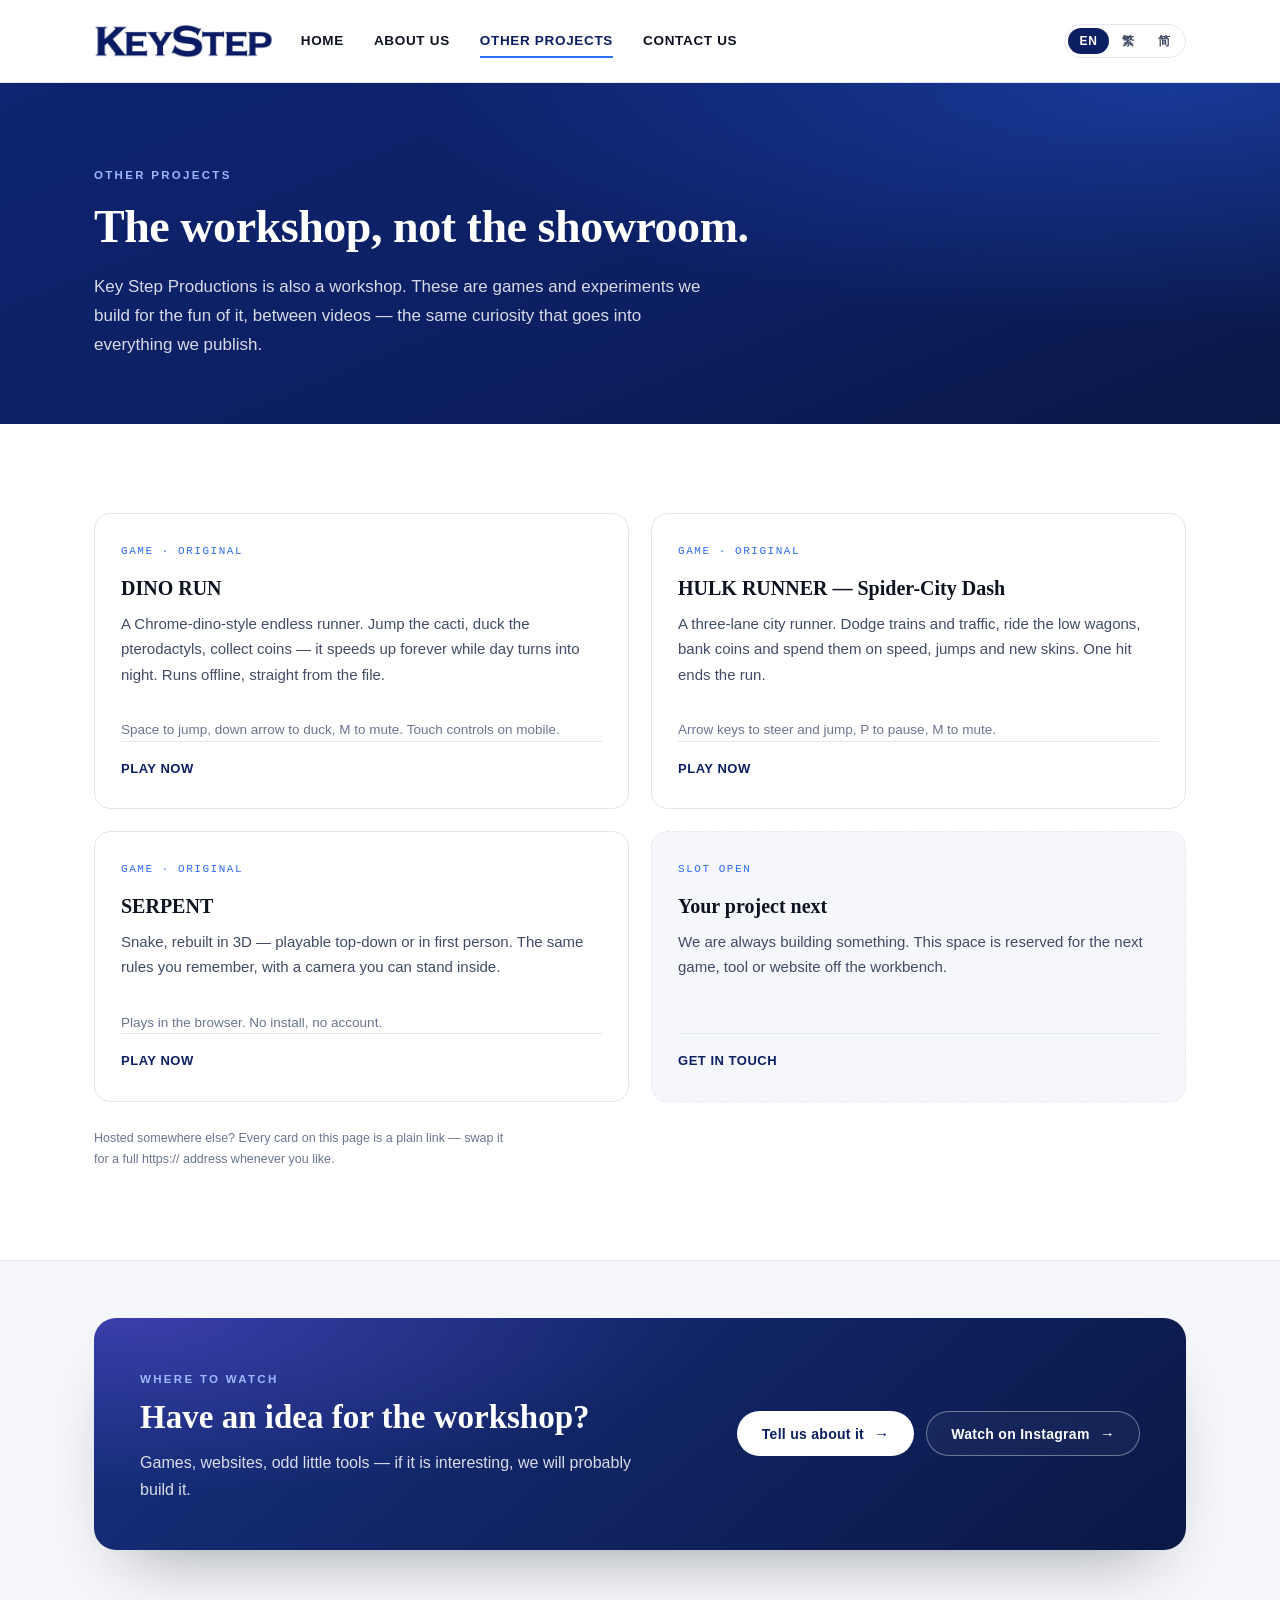
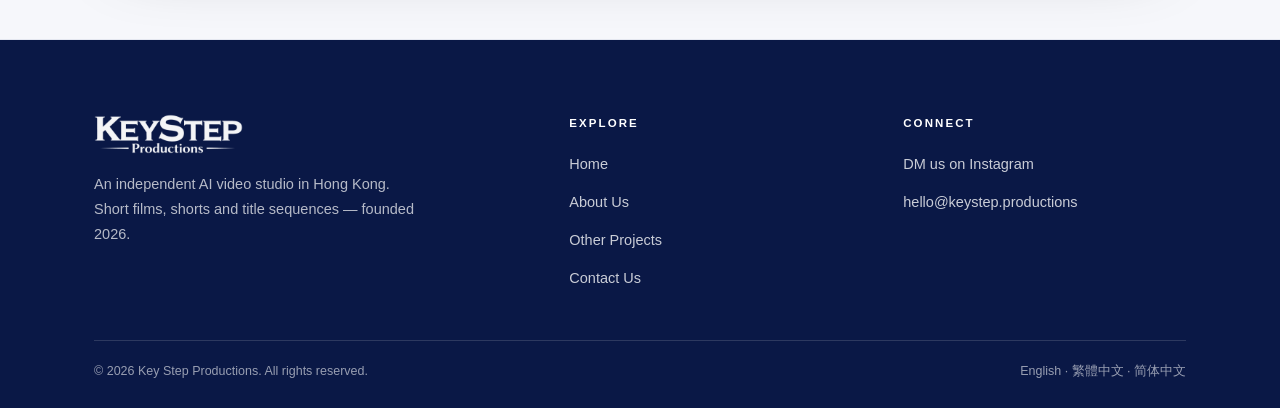
<file: projects.html>
<!DOCTYPE html>
<html lang="en">
<head>
<meta charset="utf-8">
<meta name="viewport" content="width=device-width, initial-scale=1">
<title>Other Projects — Key Step Productions</title>
<meta name="description" content="Games, websites and side projects built by Key Step Productions between videos — including Dino Run, Hulk Runner and Serpent.">
<meta name="theme-color" content="#0c1f62">
<link rel="icon" type="image/png" href="assets/img/favicon.png">
<link rel="apple-touch-icon" href="assets/img/favicon.png">
<link rel="canonical" href="https://keystep.productions/projects.html">
<link rel="stylesheet" href="assets/css/style.css">
<meta property="og:type" content="website">
<meta property="og:title" content="Other Projects — Key Step Productions">
<meta property="og:description" content="The workshop: games, websites and experiments built for the fun of it.">
<meta property="og:image" content="https://keystep.productions/assets/img/logo-lockup.png">
<meta property="og:image:width" content="820">
<meta property="og:image:height" content="220">
<meta property="og:image:alt" content="Key Step Productions">
<meta property="og:url" content="https://keystep.productions/projects.html">
<meta property="og:site_name" content="Key Step Productions">
<meta property="og:locale" content="en_HK">
<meta name="twitter:card" content="summary_large_image">
</head>

<body data-page="projects">

<a class="skip-link" href="#main" data-i18n="nav.skip">Skip to main content</a>

<header class="masthead">
  <div class="shell masthead__bar">
    <a class="brand" href="index.html" aria-label="Key Step Productions">
      <img src="assets/img/logo-wordmark.png" alt="Key Step Productions" width="820" height="156">
    </a>

    <nav class="nav" id="primary-nav-wrap" aria-label="Primary" data-i18n-label="nav.primary">
      <ul class="nav__list">
        <li><a class="nav__link" href="index.html" data-i18n="nav.home">Home</a></li>
        <li><a class="nav__link" href="about.html" data-i18n="nav.about">About Us</a></li>
        <li><a class="nav__link" href="projects.html" aria-current="page" data-i18n="nav.projects">Other Projects</a></li>
        <li><a class="nav__link" href="contact.html" data-i18n="nav.contact">Contact Us</a></li>
      </ul>
    </nav>

    <div class="masthead__right">
      <div class="lang" role="group" aria-label="Language" data-i18n-label="nav.langLabel">
        <button type="button" data-lang="en" aria-pressed="true">EN</button>
        <button type="button" data-lang="zh-Hant" aria-pressed="false">繁</button>
        <button type="button" data-lang="zh-Hans" aria-pressed="false">简</button>
      </div>
      <button class="nav__toggle" type="button" data-nav-toggle aria-expanded="false" aria-controls="primary-nav-wrap">
        <span class="nav__toggle-bars" aria-hidden="true"><span></span><span></span><span></span></span>
        <span class="nav__toggle-label" data-i18n="nav.menu">Menu</span>
      </button>
    </div>
  </div>
</header>

<main id="main">

  <section class="page-head">
    <div class="shell">
      <span class="eyebrow eyebrow--light" data-i18n="projects.eyebrow">Other Projects</span>
      <h1 data-i18n="projects.h1">The workshop, not the showroom.</h1>
      <p class="lede" data-i18n="projects.lede">Key Step Productions is also a workshop. These are games and experiments we build for the fun of it, between videos — the same curiosity that goes into everything we publish.</p>
    </div>
  </section>

  <!-- ================= project cards =================
       TO ADD A PROJECT: copy one <a class="card card--link"> block,
       give it a new number (p4, p5, ...), add that key to
       assets/js/i18n.js in all three languages, and point href at the
       project. Local file: href="projects/my-thing.html".
       External site: href="https://example.com/my-thing" (keep target/rel).
  ==================================================== -->
  <section class="section">
    <div class="shell">
      <div class="grid grid--2">
        <a class="card card--link" href="projects/dino-runner.html" target="_blank" rel="noopener" data-reveal>
          <span class="card__kicker" data-i18n="projects.p1.tag">Game · Original</span>
          <h3 class="card__t" data-i18n="projects.p1.t">DINO RUN</h3>
          <p class="card__d" data-i18n="projects.p1.d">A Chrome-dino-style endless runner. Jump the cacti, duck the pterodactyls, collect coins — it speeds up forever while day turns into night. Runs offline, straight from the file.</p>
          <p class="card__meta" data-i18n="projects.p1.meta">Space to jump, down arrow to duck, M to mute. Touch controls on mobile.</p>
          <span class="card__foot" data-i18n="projects.play">Play now</span>
        </a>

        <a class="card card--link" href="projects/hulk-runner.html" target="_blank" rel="noopener" data-reveal>
          <span class="card__kicker" data-i18n="projects.p2.tag">Game · Original</span>
          <h3 class="card__t" data-i18n="projects.p2.t">HULK RUNNER — Spider-City Dash</h3>
          <p class="card__d" data-i18n="projects.p2.d">A three-lane city runner. Dodge trains and traffic, ride the low wagons, bank coins and spend them on speed, jumps and new skins. One hit ends the run.</p>
          <p class="card__meta" data-i18n="projects.p2.meta">Arrow keys to steer and jump, P to pause, M to mute.</p>
          <span class="card__foot" data-i18n="projects.play">Play now</span>
        </a>

        <a class="card card--link" href="projects/fps-snake.html" target="_blank" rel="noopener" data-reveal>
          <span class="card__kicker" data-i18n="projects.p3.tag">Game · Original</span>
          <h3 class="card__t" data-i18n="projects.p3.t">SERPENT</h3>
          <p class="card__d" data-i18n="projects.p3.d">Snake, rebuilt in 3D — playable top-down or in first person. The same rules you remember, with a camera you can stand inside.</p>
          <p class="card__meta" data-i18n="projects.p3.meta">Plays in the browser. No install, no account.</p>
          <span class="card__foot" data-i18n="projects.play">Play now</span>
        </a>

        <a class="card card--link card--ghost" href="contact.html" data-reveal>
          <span class="card__kicker" data-i18n="projects.soon.kicker">Slot open</span>
          <h3 class="card__t" data-i18n="projects.soon.t">Your project next</h3>
          <p class="card__d" data-i18n="projects.soon.d">We are always building something. This space is reserved for the next game, tool or website off the workbench.</p>
          <span class="card__foot" data-i18n="projects.soon.foot">Get in touch</span>
        </a>
      </div>

      <p class="field__hint" style="margin-top: 26px; max-width: 60ch" data-i18n="projects.note">Hosted somewhere else? Every card on this page is a plain link — swap it for a full https:// address whenever you like.</p>
    </div>
  </section>

  <!-- ================= CTA ================= -->
  <section class="section section--alt section--tight">
    <div class="shell">
      <div class="band" data-reveal>
        <div>
          <span class="eyebrow eyebrow--light" data-i18n="cta.eyebrow">Where to watch</span>
          <h2 data-i18n="projects.cta.title">Have an idea for the workshop?</h2>
          <p data-i18n="projects.cta.lede">Games, websites, odd little tools — if it is interesting, we will probably build it.</p>
        </div>
        <div class="band__actions">
          <a class="btn btn--light" href="contact.html" data-i18n="projects.cta.btn">Tell us about it</a>
          <a class="btn btn--ghost" data-ig href="https://www.instagram.com/keystepproductions/" data-i18n="cta.btn1">Watch on Instagram</a>
        </div>
      </div>
    </div>
  </section>

</main>

<footer class="footer">
  <div class="shell">
    <div class="footer__grid">
      <div>
        <img class="footer__logo" src="assets/img/logo-lockup.png" alt="Key Step Productions" width="820" height="220">
        <p class="footer__blurb" data-i18n="footer.blurb">An independent AI video studio in Hong Kong. Short films, shorts and title sequences — founded 2026.</p>
      </div>
      <div>
        <h4 data-i18n="footer.explore">Explore</h4>
        <ul>
          <li><a href="index.html" data-i18n="nav.home">Home</a></li>
          <li><a href="about.html" data-i18n="nav.about">About Us</a></li>
          <li><a href="projects.html" data-i18n="nav.projects">Other Projects</a></li>
          <li><a href="contact.html" data-i18n="nav.contact">Contact Us</a></li>
        </ul>
      </div>
      <div>
        <h4 data-i18n="footer.connect">Connect</h4>
        <ul>
          <li><a data-ig href="https://www.instagram.com/keystepproductions/"><span data-i18n="footer.igDm">DM us on Instagram</span></a></li>
          <li data-channel="youtube" hidden><a data-channel-link href="#">YouTube</a></li>
          <li data-channel="tiktok" hidden><a data-channel-link href="#">TikTok</a></li>
          <li><a data-email data-email-text href="mailto:hello@keystep.productions">hello@keystep.productions</a></li>
        </ul>
      </div>
    </div>
    <div class="footer__bottom">
      <span data-i18n="footer.rights">© 2026 Key Step Productions. All rights reserved.</span>
      <span data-i18n="footer.langs">English · 繁體中文 · 简体中文</span>
    </div>
  </div>
</footer>

<script src="assets/js/site-config.js"></script>
<script src="assets/js/i18n.js"></script>
<script src="assets/js/main.js"></script>
</body>
</html>
</file>
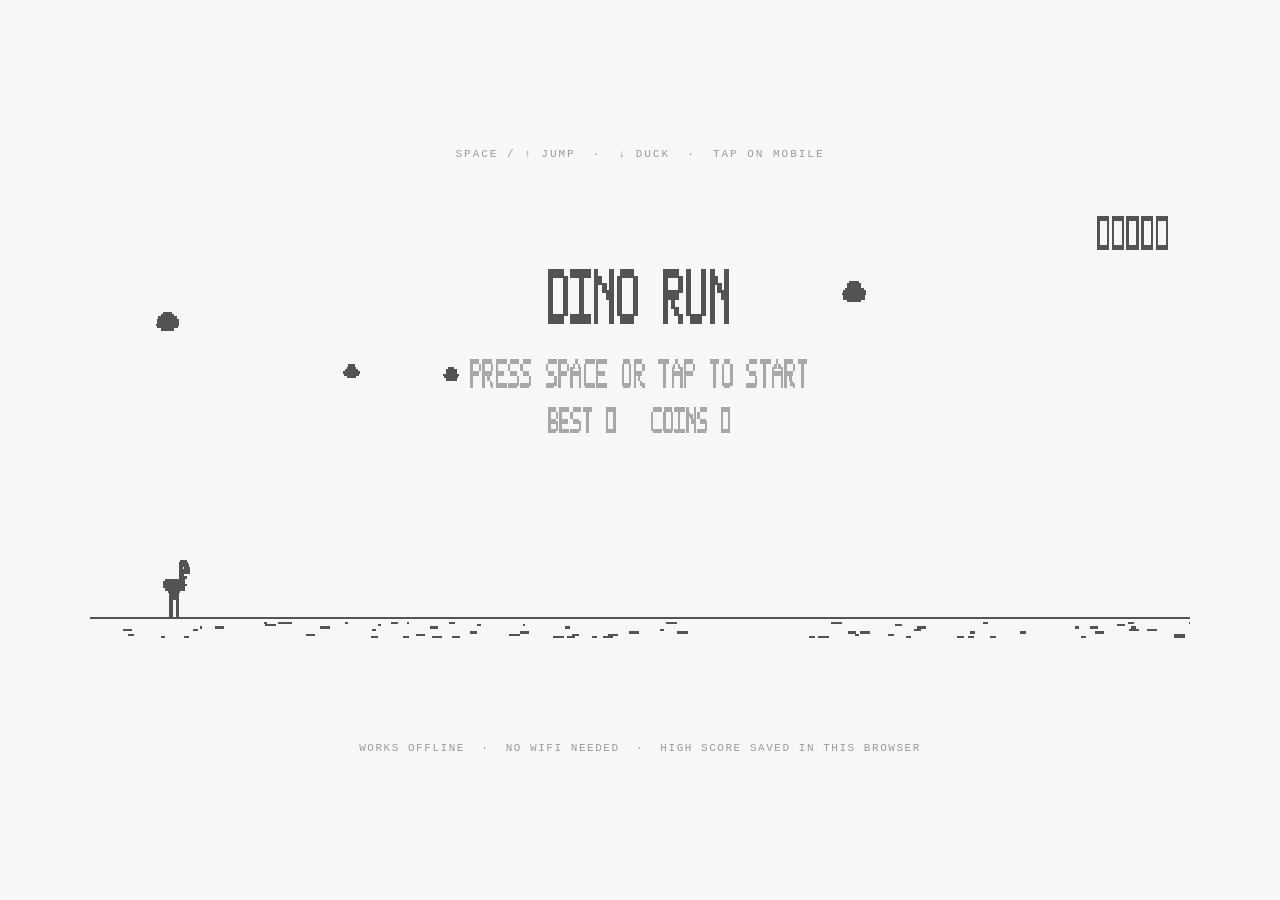
<file: projects/dino-runner.html>
<!DOCTYPE html>
<html lang="en">
<head>
<meta charset="utf-8">
<meta name="viewport" content="width=device-width,initial-scale=1,maximum-scale=1,user-scalable=no">
<title>Dino Run — offline jumping platformer</title>
<style>
  :root{
    --bg:#f7f7f7; --ink:#535353; --dim:#9a9a9a; --gold:#e8b800;
  }
  html,body{margin:0;padding:0;height:100%;background:var(--bg);overflow:hidden;
    font-family:"Courier New",ui-monospace,monospace;color:var(--ink);
    -webkit-user-select:none;user-select:none;-webkit-tap-highlight-color:transparent}
  body.night{--bg:#1c1c1c;--ink:#e6e6e6;--dim:#6d6d6d}
  #wrap{position:fixed;inset:0;display:flex;align-items:center;justify-content:center}
  #stage{position:relative;width:100%;height:100%;max-width:1100px;max-height:620px}
  canvas{display:block;width:100%;height:100%;image-rendering:pixelated;image-rendering:crisp-edges}
  #note{position:absolute;left:0;right:0;bottom:6px;text-align:center;font-size:11px;
    letter-spacing:.14em;color:var(--dim);pointer-events:none}
  #hint{position:absolute;left:0;right:0;top:8px;text-align:center;font-size:11px;letter-spacing:.18em;
    color:var(--dim);pointer-events:none}
</style>
</head>
<body>
<div id="wrap"><div id="stage">
  <canvas id="cv" width="900" height="260"></canvas>
  <div id="hint">SPACE / &uarr; JUMP &nbsp;&middot;&nbsp; &darr; DUCK &nbsp;&middot;&nbsp; TAP ON MOBILE</div>
  <div id="note">WORKS OFFLINE &nbsp;&middot;&nbsp; NO WIFI NEEDED &nbsp;&middot;&nbsp; HIGH SCORE SAVED IN THIS BROWSER</div>
</div></div>
<script>
"use strict";
/* ==========================================================================
   DINO RUN - a self-contained Chrome-dino-style jumping platformer.
   No external requests of any kind: no fonts, no images, no audio files.
   Everything (pixel art included) is generated in this file, so it runs
   perfectly with the wifi off.
   ========================================================================== */

/* ---------- canvas ---------- */
const cv = document.getElementById('cv');
const ctx = cv.getContext('2d');
ctx.imageSmoothingEnabled = false;
const W = cv.width, H = cv.height;
const GROUND_Y = 200;            // where the dino's feet rest
const BASE = 0;                  // (px)

/* ---------- tiny helpers ---------- */
const clamp = (v,a,b) => v<a?a:(v>b?b:v);
const rnd = (a,b) => a + Math.random()*(b-a);
const rint = (a,b) => Math.floor(rnd(a,b+1));
const pick = a => a[(Math.random()*a.length)|0];

/* ---------- pixel font (7 rows tall) ---------- */
const FONT = {
  '0':['#####','#...#','#...#','#...#','#...#','#...#','#####'],
  '1':['..#..','.##..','..#..','..#..','..#..','..#..','.###.'],
  '2':['#####','....#','....#','#####','#....','#....','#####'],
  '3':['#####','....#','....#','#####','....#','....#','#####'],
  '4':['#...#','#...#','#...#','#####','....#','....#','....#'],
  '5':['#####','#....','#....','#####','....#','....#','#####'],
  '6':['#####','#....','#....','#####','#...#','#...#','#####'],
  '7':['#####','....#','....#','....#','....#','....#','....#'],
  '8':['#####','#...#','#...#','#####','#...#','#...#','#####'],
  '9':['#####','#...#','#...#','#####','....#','....#','#####'],
  'A':['..#..','.#.#.','#...#','#####','#...#','#...#','#...#'],
  'B':['####.','#...#','#...#','####.','#...#','#...#','####.'],
  'C':['.####','#....','#....','#....','#....','#....','.####'],
  'D':['####.','#...#','#...#','#...#','#...#','#...#','####.'],
  'E':['#####','#....','#....','####.','#....','#....','#####'],
  'F':['#####','#....','#....','####.','#....','#....','#....'],
  'G':['.####','#....','#....','#..##','#...#','#...#','.####'],
  'H':['#...#','#...#','#...#','#####','#...#','#...#','#...#'],
  'I':['#####','..#..','..#..','..#..','..#..','..#..','#####'],
  'J':['....#','....#','....#','....#','#...#','#...#','.###.'],
  'K':['#...#','#..#.','#.#..','##...','#.#..','#..#.','#...#'],
  'L':['#....','#....','#....','#....','#....','#....','#####'],
  'M':['#...#','##.##','#.#.#','#...#','#...#','#...#','#...#'],
  'N':['#...#','##..#','#.#.#','#..##','#...#','#...#','#...#'],
  'O':['.###.','#...#','#...#','#...#','#...#','#...#','.###.'],
  'P':['####.','#...#','#...#','####.','#....','#....','#....'],
  'Q':['.###.','#...#','#...#','#...#','#.#.#','#..#.','.##.#'],
  'R':['####.','#...#','#...#','####.','#.#..','#..#.','#...#'],
  'S':['.####','#....','#....','.###.','....#','....#','####.'],
  'T':['#####','..#..','..#..','..#..','..#..','..#..','..#..'],
  'U':['#...#','#...#','#...#','#...#','#...#','#...#','.###.'],
  'V':['#...#','#...#','#...#','#...#','#...#','.#.#.','..#..'],
  'W':['#...#','#...#','#...#','#.#.#','#.#.#','##.##','#...#'],
  'X':['#...#','#...#','.#.#.','..#..','.#.#.','#...#','#...#'],
  'Y':['#...#','#...#','.#.#.','..#..','..#..','..#..','..#..'],
  'Z':['#####','....#','...#.','..#..','.#...','#....','#####'],
  ' ':['.....','.....','.....','.....','.....','.....','.....'],
  '+':['.....','..#..','..#..','#####','..#..','..#..','.....'],
  '-':['.....','.....','.....','#####','.....','.....','.....'],
  '.':['.....','.....','.....','.....','.....','..#..','..#..'],
  ':':['.....','..#..','..#..','.....','..#..','..#..','.....'],
  '!':['..#..','..#..','..#..','..#..','..#..','.....','..#..']
};


/* ---------- pixel sprite art (see .dino-build/sprite-preview.js) ---------- */
const SPR = {
  dino: {
    stand: [
      '..............#####...','.............#######..','.............########.','.............###.#####',
      '.............#########','.............#########','.............####.....','.............######...',
      '.#################....','##################....','###################...','##################....',
      '.#################....','....##########........','.....########.........','.....########.........',
      '.....########.........','.....###..###.........','.....###..###.........','.....###..###.........',
      '.....###..###.........','.....###..###.........','.....###..###.........','.....###..###.........'
    ],
    runA: [
      '..............#####...','.............#######..','.............########.','.............###.#####',
      '.............#########','.............#########','.............####.....','.............######...',
      '.#################....','##################....','###################...','##################....',
      '.#################....','....##########........','.....########.........','.....########.........',
      '.....########.........','.....########.........','.....###..............','.....###..............',
      '.....###..............','.....####.............','......###.............','.......##.............'
    ],
    runB: [
      '..............#####...','.............#######..','.............########.','.............###.#####',
      '.............#########','.............#########','.............####.....','.............######...',
      '.#################....','##################....','###################...','##################....',
      '.#################....','....##########........','.....########.........','.....########.........',
      '.....########.........','..........########....','..........###.........','..........###.........',
      '..........###.........','..........####........','...........###........','............##........'
    ],
    dead: [
      '..............#####...','.............#######..','.............########.','.............###.###..',
      '.............#########','.............#########','.............####.....','.............######...',
      '.#################....','##################....','###################...','##################....',
      '.#################....','....##########........','.....########.........','.....########.........',
      '.....########.........','.....###..####........','.....###...###........','.....###....###.......',
      '.....###.....##.......','.....###..............','.....###..............','.....###..............'
    ],
    duck: [
      '......................','......................','......................','......................',
      '......................','......................','..............#####...','.............#######..',
      '.............########.','.............###.#####','.............#########','.............#########',
      '.............####.....','.#####################','######################','#####################.',
      '.####################.','....####...####.......','....####...####.......','....####...####.......'
    ]
  },
  cactusSmall: [
    '..###..','..###..','..###..','#.###..','#.###.#','#.###.#','#####.#','..#####','..###..','..###..','..###..','..###..'
  ],
  cactusBig: [
    '...####...','...####...','...####...','...####...','#..####...','#..####.#.','#..####.#.','#..####.#.',
    '#######.#.','...#######','...####...','...####...','...####...','...####...','...####...'
  ],
  ptero: {
    up: [
      '..........####..............','.........######.............','........########............','.......##########...........',
      '......############..........','.....##############.........','....################........','...##################.......',
      '..####################......','##############.#############','...###################......','....#################.......',
      '.....###############........','......#############.........','.......###########..........','........#########...........',
      '.........#######............','..........#####.............'
    ],
    down: [
      '............................','............................','............................','............................',
      '............................','............................','............................','............................',
      '..........####..............','##############.#############','..####################......','...##################.......',
      '....################........','.....##############.........','......############..........','.......##########...........',
      '........########............','.........######.............'
    ]
  },
  cloud: [
    '.....######.....','...##########...','..############..','.###############','################','.##############.','...##########...'
  ],
  moon: [
    '..####..','.######.','########','########','########','########','.######.','..####..'
  ],
  star: ['#'],
  coin: [
    '.###.','#####','##.##','##.##','##.##','#####','.###.'
  ]
};

// Bake each sprite once into an offscreen canvas. Drawing pixels individually
// every frame would be thousands of fillRect calls; blitting is one drawImage.
function bake(rows, color) {
  const w = Math.max(...rows.map(r => r.length)), h = rows.length;
  const c = document.createElement('canvas'); c.width = w; c.height = h;
  const g = c.getContext('2d');
  g.fillStyle = color;
  for (let y = 0; y < h; y++)
    for (let x = 0; x < rows[y].length; x++)
      if (rows[y][x] === '#') g.fillRect(x, y, 1, 1);
  return c;
}
const SHEET = {};
function bakeSheets() {
  const ink = '#535353';
  SHEET.dino = {
    stand: bake(SPR.dino.stand, ink), runA: bake(SPR.dino.runA, ink),
    runB: bake(SPR.dino.runB, ink), dead: bake(SPR.dino.dead, ink),
    duck: bake(SPR.dino.duck, ink)
  };
  SHEET.cactusSmall = bake(SPR.cactusSmall, ink);
  SHEET.cactusBig = bake(SPR.cactusBig, ink);
  SHEET.pteroUp = bake(SPR.ptero.up, ink);
  SHEET.pteroDown = bake(SPR.ptero.down, ink);
  SHEET.cloud = bake(SPR.cloud, ink);
  SHEET.coin = bake(SPR.coin, '#e8b800');
  SHEET.moon = bake(SPR.moon, ink);
}
bakeSheets();
// the night palette re-bakes the same art in light ink
function rebakeForNight(night) {
  const ink = night ? '#e6e6e6' : '#535353';
  for (const k of ['stand','runA','runB','dead','duck'])
    SHEET.dino[k] = bake(SPR.dino[k], ink);
  SHEET.cactusSmall = bake(SPR.cactusSmall, ink);
  SHEET.cactusBig   = bake(SPR.cactusBig, ink);
  SHEET.pteroUp     = bake(SPR.ptero.up, ink);
  SHEET.pteroDown   = bake(SPR.ptero.down, ink);
  SHEET.cloud       = bake(SPR.cloud, ink);
  SHEET.moon        = bake(SPR.moon, ink);
}

/* ---------- physics / tuning ---------- */
const GRAV      = -0.95;     // px per frame^2
const JUMP_V    = 13.2;      // initial jump velocity -> ~92px peak, 28 frames airborne
const FAST_FALL = 1.7;       // multiplier while holding down in the air
const SPEED_0   = 6.0;       // px per frame at the start
const SPEED_MAX = 14.0;
const ACCEL     = 0.0055;    // px per frame added per frame -> ~25s to top speed

/* Hitboxes. The dino's art is 22x24 but the collision box is deliberately
   smaller than the pixels so the game feels forgiving rather than cruel. */
const DINO_W = 16, DINO_H = 21, DUCK_W = 22, DUCK_H = 14;

const OBSTACLES = {
  cactusSmall: { w: 7,  h: 12, source: () => SHEET.cactusSmall, group: [1,3] },
  cactusBig:   { w: 10, h: 15, source: () => SHEET.cactusBig,   group: [1,2] },
  // fly offsets are measured from the ground; the numbers are set against the
  // real jump arc so every bird has a genuine counter:
  //   58 -> clears a ducking dino, so you MUST duck
  //   34 -> squarely in jump range
  //   18 -> the easy one; duck under it or hop it
  pteroHigh:   { w: 26, h: 12, source: () => animPtero(), group: [1], fly: 58 },
  pteroLow:    { w: 26, h: 12, source: () => animPtero(), group: [1], fly: 18 },
  pteroMid:    { w: 26, h: 12, source: () => animPtero(), group: [1], fly: 34 }
};
function animPtero() {
  return (Math.floor(state.t / 8) % 2) ? SHEET.pteroUp : SHEET.pteroDown;
}

/* ---------- persistent score ---------- */
const SAVE_KEY = 'dinoRun.save.v1';
let save = { best: 0, bestCoins: 0, coins: 0, muted: false, runs: 0 };
try {
  const raw = localStorage.getItem(SAVE_KEY);
  if (raw) {
    const s = JSON.parse(raw);
    save.best      = Math.max(0, Number(s.best) || 0);
    save.bestCoins = Math.max(0, Number(s.bestCoins) || 0);
    save.coins     = Math.max(0, Number(s.coins) || 0);
    save.runs      = Math.max(0, Number(s.runs) || 0);
    save.muted     = !!s.muted;
  }
} catch (e) { /* a corrupt save must never stop the game from starting */ }
function persist() {
  try { localStorage.setItem(SAVE_KEY, JSON.stringify(save)); } catch (e) {}
}

/* ---------- sound (generated, never loaded) ---------- */
let actx = null;
function audio() {
  if (save.muted) return null;
  try {
    if (!actx) actx = new (window.AudioContext || window.webkitAudioContext)();
    if (actx.state === 'suspended') actx.resume();
    return actx;
  } catch (e) { return null; }
}
function tone(freq, dur, type, vol, slideTo) {
  const a = audio(); if (!a) return;
  const o = a.createOscillator(), g = a.createGain();
  o.type = type || 'square';
  o.frequency.setValueAtTime(freq, a.currentTime);
  if (slideTo) o.frequency.exponentialRampToValueAtTime(Math.max(30, slideTo), a.currentTime + dur);
  g.gain.setValueAtTime(0.0001, a.currentTime);
  g.gain.exponentialRampToValueAtTime(vol || 0.06, a.currentTime + 0.01);
  g.gain.exponentialRampToValueAtTime(0.0001, a.currentTime + dur);
  o.connect(g); g.connect(a.destination);
  o.start(); o.stop(a.currentTime + dur + 0.02);
}
const sfx = {
  jump:  () => tone(420, 0.10, 'square', 0.05, 780),
  land:  () => tone(180, 0.05, 'square', 0.03, 120),
  coin:  () => { tone(1050, 0.06, 'square', 0.05); setTimeout(() => tone(1560, 0.10, 'square', 0.045), 55); },
  point: () => tone(900, 0.10, 'square', 0.05, 1200),
  die:   () => { tone(360, 0.10, 'square', 0.06, 200); setTimeout(() => tone(200, 0.22, 'square', 0.06, 90), 110); },
  start: () => tone(600, 0.08, 'square', 0.04, 900)
};

/* ---------- game state ---------- */
const state = {
  phase: 'ready',       // ready | run | dead
  t: 0,                 // frames
  speed: SPEED_0,
  dist: 0,              // world px travelled
  score: 0, coins: 0,
  night: false, nightFade: 0,
  lastMilestone: 0,
  shake: 0
};
const dino = {
  x: 60, y: 0, vy: 0, onGround: true, ducking: false, blink: 0, runFrame: 0
};
let obstacles = [], clouds = [], coins = [], sparks = [], groundMarks = [];
let spawnTimer = 0, cloudTimer = 0, coinTimer = 0;

/* ---------- reset / start ---------- */
function resetWorld() {
  state.phase = 'ready'; state.t = 0; state.speed = SPEED_0; state.dist = 0;
  state.score = 0; state.coins = 0; state.shake = 0; state.lastMilestone = 0;
  dino.y = 0; dino.vy = 0; dino.onGround = true; dino.ducking = false; dino.blink = 0;
  obstacles = []; coins = []; sparks = [];
  clouds = [];
  for (let i = 0; i < 4; i++) clouds.push({ x: rnd(0, W), y: rnd(30, 110), s: rnd(0.7, 1.3) });
  spawnTimer = 55; cloudTimer = 120; coinTimer = 200;
}
function startRun() {
  resetWorld();
  state.phase = 'run';
  sfx.start();
}

/* ---------- input ---------- */
function jump() {
  if (state.phase === 'ready') { startRun(); return; }
  if (state.phase === 'dead') { startRun(); return; }
  if (dino.onGround) {
    dino.vy = JUMP_V;
    dino.onGround = false;
    dino.ducking = false;
    sfx.jump();
  }
}
function setDuck(on) {
  if (state.phase !== 'run') return;
  dino.ducking = on && dino.onGround;
}
const keys = {};
document.addEventListener('keydown', e => {
  const k = e.key;
  if (k === ' ' || k === 'ArrowUp' || k === 'w' || k === 'W' || k === 'Enter') {
    e.preventDefault();
    if (!keys.jump) { keys.jump = true; jump(); }
  } else if (k === 'ArrowDown' || k === 's' || k === 'S') {
    e.preventDefault();
    keys.duck = true;
    if (state.phase === 'run' && !dino.onGround) dino.vy = Math.min(dino.vy, -2);  // fast fall
    setDuck(true);
  } else if (k === 'm' || k === 'M') {
    save.muted = !save.muted; persist();
  } else if (k === 'r' || k === 'R') {
    if (state.phase !== 'ready') startRun();
  }
});
document.addEventListener('keyup', e => {
  const k = e.key;
  if (k === ' ' || k === 'ArrowUp' || k === 'w' || k === 'W' || k === 'Enter') keys.jump = false;
  if (k === 'ArrowDown' || k === 's' || k === 'S') { keys.duck = false; setDuck(false); }
});
// touch / click: tap top half = jump, hold bottom half = duck
function pointer(e) {
  const r = cv.getBoundingClientRect();
  const p = e.touches ? e.touches[0] : e;
  const y = (p.clientY - r.top) / r.height;
  if (y > 0.66) { setDuck(true); } else { jump(); }
}
cv.addEventListener('touchstart', e => { e.preventDefault(); pointer(e); });
cv.addEventListener('touchend',   e => { e.preventDefault(); setDuck(false); });
cv.addEventListener('mousedown',  e => { e.preventDefault(); pointer(e); });
cv.addEventListener('mouseup',    () => setDuck(false));
window.addEventListener('blur', () => { for (const k in keys) keys[k] = false; setDuck(false); });

/* ---------- spawning ---------- */
function spawnObstacle() {
  const canFly = state.score > 260 && Math.random() < 0.22;   // birds arrive later
  const kind = canFly
    ? pick(['pteroHigh','pteroMid','pteroLow'])
    : (Math.random() < 0.62 ? 'cactusSmall' : 'cactusBig');
  const def = OBSTACLES[kind];

  // a group of identical cacti side by side, like the original
  const groupDef = OBSTACLES[kind];
  let count = 1;
  if (!groupDef.fly && Math.random() < 0.35) count = rint(groupDef.group[0], groupDef.group[1]);
  const gap = kind === 'cactusSmall' ? 3 : 4;
  const totalW = count * def.w + (count - 1) * gap;

  const o = { kind, w: totalW, h: def.h, count, gap, x: W + 20, dead: false };
  if (def.fly) o.yOff = def.fly;
  obstacles.push(o);

  // never make the next obstacle impossible: leave room to land and react
  // A jump covers roughly jumpAir * speed pixels. If the next obstacle appears
  // inside that window the player is still airborne and cannot react, so the
  // gap is derived from the actual air distance plus a reaction margin.
  const jumpAirFrames = 2 * JUMP_V / -GRAV;                 // ~28 frames
  const airDistance   = jumpAirFrames * state.speed;
  const minGap = airDistance + 70 + state.speed * 6;
  spawnTimer = minGap + rnd(0, minGap * 0.7);
}
function spawnCloud() {
  clouds.push({ x: W + 30, y: rnd(24, 120), s: rnd(0.7, 1.3) });
  cloudTimer = rnd(160, 400);
}
function spawnCoinRun() {
  const n = rint(3, 6);
  // place the run at a height that rewards a jump: low (grab while running),
  // mid (needs a jump), or high (needs a well timed jump)
  const pickH = pick([10, 46, 74]);
  const gap = 22;
  for (let i = 0; i < n; i++) {
    coins.push({ x: W + 30 + i * gap, y: pickH, got: false, t: Math.random() * 6 });
  }
  coinTimer = rnd(220, 460);
}

/* ---------- update ---------- */
function update() {
  state.t++;
  if (state.shake > 0) state.shake *= 0.88;

  if (state.phase === 'run') {
    // ---- speed ramp
    state.speed = Math.min(SPEED_MAX, state.speed + ACCEL);

    // ---- dino physics
    if (!dino.onGround) {
      dino.vy += GRAV;
      if (keys.duck) dino.vy += GRAV * (FAST_FALL - 1);   // hold down to drop fast
      dino.y += dino.vy;
      if (dino.y <= 0) {
        dino.y = 0; dino.vy = 0; dino.onGround = true;
        sfx.land();
        for (let i = 0; i < 5; i++) sparks.push({ x: dino.x + 8, y: GROUND_Y, vx: rnd(-1.6, -0.2), vy: rnd(-1.2, -0.2), life: 16, t: 0 });
      }
    }
    // ducking only counts on the ground
    dino.ducking = dino.ducking && dino.onGround;

    // ---- run animation
    if (dino.onGround && !dino.ducking) {
      dino.runFrame += state.speed * 0.028;
    }
    // occasional blink
    if (dino.blink > 0) dino.blink--;
    else if (Math.random() < 0.006) dino.blink = 9;

    // ---- world scroll
    const dx = state.speed;
    state.dist += dx;
    groundMarks.forEach(m => m.x -= dx);
    obstacles.forEach(o => o.x -= dx);
    coins.forEach(c => c.x -= dx);
    clouds.forEach(c => { c.x -= dx * 0.32 + 0.12; });

    // ---- score & milestones
    const newScore = Math.floor(state.dist / 9);
    if (newScore !== state.score) {
      state.score = newScore;
      if (state.score >= state.lastMilestone + 100) {
        state.lastMilestone = Math.floor(state.score / 100) * 100;
        sfx.point();
      }
    }
    // day / night cycle every 700 points
    const wantNight = Math.floor(state.score / 700) % 2 === 1;
    if (wantNight !== state.night) {
      state.night = wantNight;
      rebakeForNight(state.night);
      document.body.classList.toggle('night', state.night);
    }

    // ---- spawning
    spawnTimer -= dx; if (spawnTimer <= 0) spawnObstacle();
    cloudTimer -= dx; if (cloudTimer <= 0) spawnCloud();
    coinTimer  -= dx; if (coinTimer  <= 0) spawnCoinRun();

    // ---- cull
    obstacles = obstacles.filter(o => o.x + o.w > -30);
    clouds    = clouds.filter(c => c.x + 16 * c.s > -20);
    coins     = coins.filter(c => c.x > -20 && !c.got);

    // ---- collisions
    for (const o of obstacles) {
      if (o.dead) continue;
      const box = dinoBox();
      const oy = o.yOff ? GROUND_Y - o.yOff - o.h : GROUND_Y - o.h;
      if (box.x < o.x + o.w && box.x + box.w > o.x &&
          box.y < oy + o.h && box.y + box.h > oy) {
        die(o);
        break;
      }
    }
    // ---- coin pickup
    const db = dinoBox();
    for (const c of coins) {
      if (c.got) continue;
      const cy = GROUND_Y - c.y - 7;
      if (db.x < c.x + 6 && db.x + db.w > c.x && db.y < cy + 7 && db.y + db.h > cy) {
        c.got = true;
        state.coins++;
        sfx.coin();
        for (let i = 0; i < 6; i++) sparks.push({ x: c.x + 3, y: cy + 3, vx: rnd(-1.8, 1.8), vy: rnd(-2.4, -0.4), life: 20, t: 0, gold: true });
      }
    }
  }

  // particles always tick so the death puff finishes
  sparks.forEach(p => { p.t++; p.x += p.vx; p.y += p.vy; p.vy += 0.08; });
  sparks = sparks.filter(p => p.t < p.life);
}

function dinoBox() {
  const duck = dino.ducking && dino.onGround;
  const w = duck ? DUCK_W : DINO_W;
  const h = duck ? DUCK_H : DINO_H;
  return { x: dino.x + 3, y: GROUND_Y - dino.y - h, w, h };
}

function die(o) {
  state.phase = 'dead';
  state.shake = 1;
  sfx.die();
  for (let i = 0; i < 12; i++)
    sparks.push({ x: dino.x + 8, y: GROUND_Y - dino.y - 10, vx: rnd(-3, 3), vy: rnd(-3.4, -0.6), life: 34, t: 0 });
  const score = state.score;
  if (score > save.best) save.best = score;
  if (state.coins > save.bestCoins) save.bestCoins = state.coins;
  save.coins += state.coins;
  save.runs++;
  persist();
}

/* ---------- render ---------- */
function drawPixelText(text, x, y, size, align, color) {
  // 7-row pixel font, drawn from a compact glyph table. Keeps the HUD in the
  // same blocky style as the sprites without shipping a font file.
  const G = FONT, scale = size / 7;
  let total = 0;
  for (const ch of text) total += ((G[ch] ? G[ch][0].length : 3) + 1) * scale;
  let cx = align === 'right' ? x - total : align === 'center' ? x - total / 2 : x;
  ctx.fillStyle = color || inkColor();
  for (const ch of text) {
    const gl = G[ch];
    if (gl) {
      for (let r = 0; r < gl.length; r++)
        for (let c = 0; c < gl[r].length; c++)
          if (gl[r][c] === '#') ctx.fillRect(Math.round(cx + c * scale), Math.round(y + r * scale), Math.ceil(scale), Math.ceil(scale));
      cx += (gl[0].length + 1) * scale;
    } else {
      cx += 4 * scale;
    }
  }
}
function inkColor() { return state.night ? '#e6e6e6' : '#535353'; }
function dimColor() { return state.night ? '#5a5a5a' : '#a8a8a8'; }

function drawGround() {
  const ink = inkColor();
  ctx.fillStyle = ink;
  // the classic pebbly line: a solid stroke with little bumps below it
  ctx.fillRect(0, GROUND_Y, W, 1);
  const seedMarks = groundMarks;
  for (const m of seedMarks) {
    ctx.fillRect(Math.round(m.x), GROUND_Y + m.y, m.w, 1);
  }
  // scroll the marks and recycle them
  if (state.phase === 'run') {
    for (const m of seedMarks) if (m.x + m.w < -10) { m.x += W + 40; m.y = rint(2, 8); m.w = rint(2, 9); }
  }
}

function render() {
  const bg = state.night ? '#1c1c1c' : '#f7f7f7';
  ctx.setTransform(1, 0, 0, 1, 0, 0);
  ctx.fillStyle = bg;
  ctx.fillRect(0, 0, W, H);
  if (state.shake > 0.02) {
    ctx.translate(rnd(-1, 1) * 3 * state.shake, rnd(-1, 1) * 3 * state.shake);
  }
  const ink = inkColor();

  // ---- sky: stars at night, clouds any time
  if (state.night) {
    ctx.globalAlpha = 0.85;
    for (let i = 0; i < 26; i++) {
      const sx = (i * 137.5 + (state.dist * 0.04)) % W;
      const sy = 18 + ((i * 61) % 90);
      ctx.fillStyle = ink;
      ctx.fillRect(Math.round(sx), sy, 1, 1);
    }
    ctx.globalAlpha = 1;
    // a moon that keeps pace with the scroll
    const mx = (W * 0.78 - state.dist * 0.02) % (W + 80);
    ctx.drawImage(SHEET.moon, Math.round(mx < -40 ? mx + W + 80 : mx), 26);
  }
  ctx.fillStyle = state.night ? '#3a3a3a' : '#c9c9c9';
  for (const c of clouds) {
    const w = 16 * c.s, h = 7 * c.s;
    ctx.drawImage(SHEET.cloud, 0, 0, 16, 7, Math.round(c.x), Math.round(c.y), Math.round(w), Math.round(h));
  }

  // ---- ground
  drawGround();

  // ---- coins
  for (const c of coins) {
    if (c.got) continue;
    const cy = GROUND_Y - c.y - 7 + Math.round(Math.sin(state.t * 0.12 + c.x * 0.05) * 1.5);
    ctx.drawImage(SHEET.coin, Math.round(c.x), cy);
  }

  // ---- obstacles
  for (const o of obstacles) {
    const def = OBSTACLES[o.kind];
    let img = def.source();
    const oy = o.yOff ? GROUND_Y - o.yOff - o.h : GROUND_Y - o.h;
    if (o.count > 1) {
      for (let i = 0; i < o.count; i++) {
        ctx.drawImage(img, 0, 0, def.w, def.h,
          Math.round(o.x + i * (def.w + o.gap)), Math.round(GROUND_Y - def.h), def.w, def.h);
      }
    } else {
      ctx.drawImage(img, 0, 0, def.w, def.h, Math.round(o.x), Math.round(oy), def.w, def.h);
    }
  }

  // ---- particles
  for (const p of sparks) {
    const a = 1 - p.t / p.life;
    ctx.globalAlpha = clamp(a, 0, 1);
    ctx.fillStyle = p.gold ? '#e8b800' : ink;
    ctx.fillRect(Math.round(p.x), Math.round(p.y), 2, 2);
  }
  ctx.globalAlpha = 1;

  // ---- dino
  let frame;
  if (state.phase === 'dead') frame = SHEET.dino.dead;
  else if (dino.ducking && dino.onGround) frame = SHEET.dino.duck;
  else if (!dino.onGround) frame = SHEET.dino.stand;
  else if (state.phase === 'ready') frame = SHEET.dino.stand;
  else frame = (Math.floor(dino.runFrame) % 2) ? SHEET.dino.runA : SHEET.dino.runB;

  // blink: a one pixel light spot over the eye
  const dx0 = Math.round(dino.x), dy0 = Math.round(GROUND_Y - dino.y - frame.height);
  ctx.drawImage(frame, dx0, dy0);
  if (dino.blink > 0 && state.phase !== 'dead') {
    ctx.fillStyle = bg;
    ctx.fillRect(dx0 + 17, dy0 + (dino.ducking ? 9 : 3), 1, 2);
  }

  // ---- HUD
  const hi = state.score.toString().padStart(5, '0');
  if (save.best > 0) {
    drawPixelText('HI ' + save.best.toString().padStart(5, '0'), W - 16, 12, 14, 'right', dimColor());
  }
  drawPixelText(hi, W - 16, 32, 14, 'right', ink);
  if (state.coins > 0 || state.phase === 'run') {
    ctx.drawImage(SHEET.coin, W - 96, 36);
    drawPixelText(String(state.coins), W - 84, 34, 14, 'left', ink);
  }

  // ---- ready / dead cards
  if (state.phase === 'ready') {
    drawPixelText('DINO RUN', W / 2, 54, 22, 'center', ink);
    drawPixelText('PRESS SPACE OR TAP TO START', W / 2, 92, 12, 'center', dimColor());
    drawPixelText('BEST ' + save.best + '   COINS ' + save.coins, W / 2, 112, 11, 'center', dimColor());
  }
  if (state.phase === 'dead') {
    drawPixelText('G A M E   O V E R', W / 2, 44, 18, 'center', ink);
    drawPixelText('SCORE ' + state.score + '     COINS +' + state.coins, W / 2, 74, 12, 'center', ink);
    drawPixelText('BEST ' + save.best + '     BANK ' + save.coins, W / 2, 92, 12, 'center', dimColor());
    drawPixelText('PRESS SPACE OR TAP TO RUN AGAIN', W / 2, 118, 11, 'center', dimColor());
  }
  if (save.muted) drawPixelText('MUTED', 16, 12, 10, 'left', dimColor());
}

/* ---------- ground texture ---------- */
function seedGround() {
  groundMarks = [];
  for (let i = 0; i < 70; i++) {
    groundMarks.push({ x: Math.random() * W, y: rint(2, 8), w: rint(2, 9) });
  }
}
seedGround();

/* ---------- main loop (fixed 60Hz steps) ---------- */
let acc = 0, last = performance.now();
function frame(now) {
  let dt = now - last; last = now;
  if (dt > 250) dt = 250;              // tab was hidden: do not fast-forward
  acc += dt;
  let guard = 0;
  while (acc >= 1000 / 60 && guard++ < 6) { update(); acc -= 1000 / 60; }
  render();
  requestAnimationFrame(frame);
}

resetWorld();
requestAnimationFrame(frame);
</script>
</body>
</html>
</file>
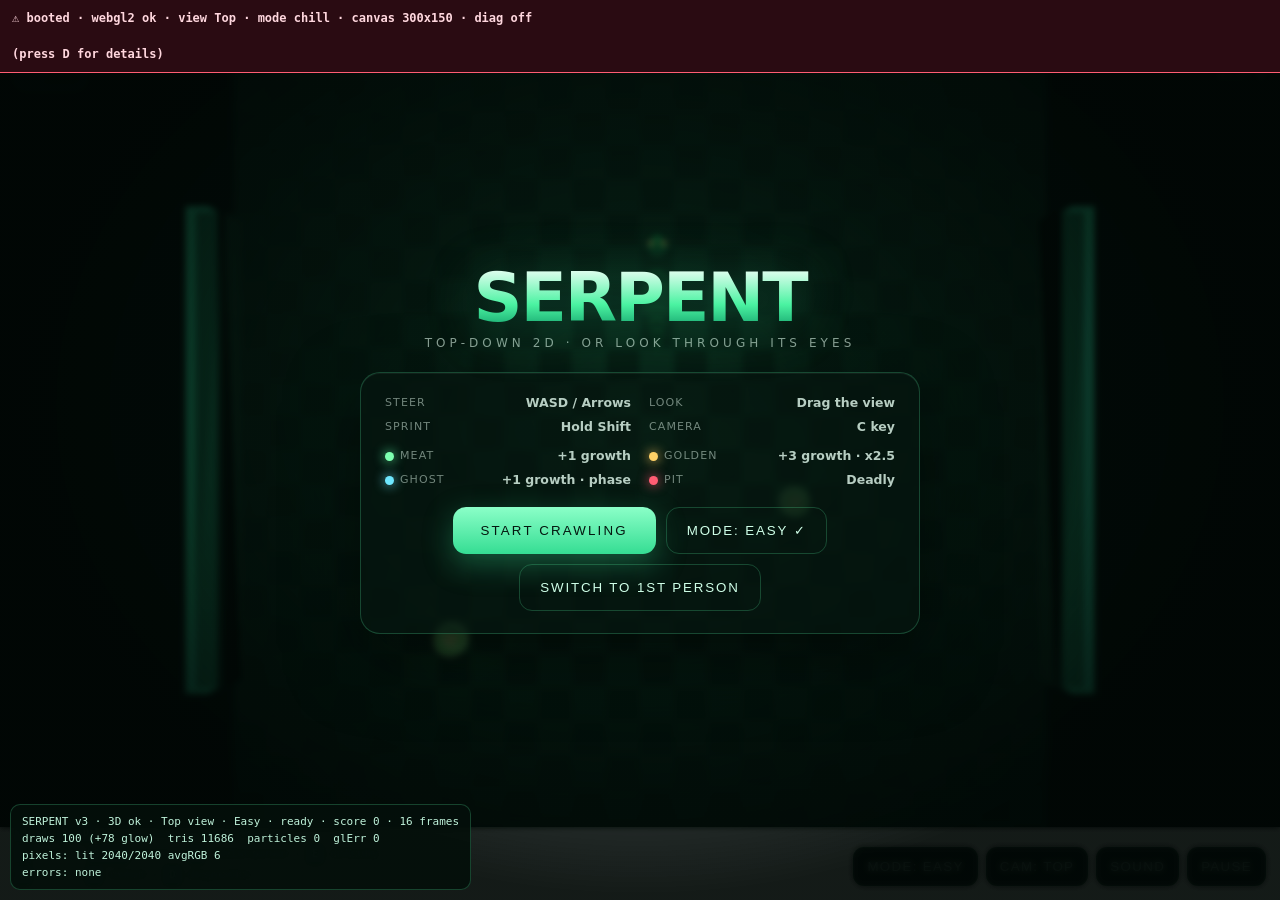
<file: projects/fps-snake.html>
<!DOCTYPE html>
<html lang="en">
<head>
<meta charset="utf-8" />
<meta name="viewport" content="width=device-width,initial-scale=1,maximum-scale=1,user-scalable=no" />
<title>SERPENT — 3D Snake (top-down 2D or first person)</title>
<style>
  :root{
    --green:#5dffab; --green-2:#2fd98a; --amber:#ffd166; --red:#ff5d73;
    --ink:#04110c; --panel:rgba(6,22,16,.72); --line:rgba(93,255,171,.22);
  }
  *{box-sizing:border-box; -webkit-tap-highlight-color:transparent}
  html,body{margin:0;height:100%;overflow:hidden;background:#03100b;color:#dff6ea}
  body{font-family:"Avenir Next","Segoe UI",Inter,system-ui,-apple-system,sans-serif; user-select:none}
  canvas{display:block;position:fixed;inset:0;width:100%;height:100%;touch-action:none;cursor:crosshair}
  #ui{position:fixed;inset:0;pointer-events:none;display:flex;flex-direction:column;justify-content:space-between;padding:14px}

  /* ---------- HUD ---------- */
  header{display:flex;justify-content:space-between;align-items:flex-start;gap:10px}
  .card{
    background:var(--panel);border:1px solid var(--line);border-radius:14px;padding:10px 14px;
    backdrop-filter:blur(10px);-webkit-backdrop-filter:blur(10px);
    box-shadow:0 10px 30px rgba(0,0,0,.35), inset 0 1px 0 rgba(255,255,255,.05);
  }
  .row{display:flex;align-items:baseline;gap:10px}
  .label{font-size:10px;letter-spacing:.18em;text-transform:uppercase;color:rgba(223,246,234,.5)}
  #score{font-size:30px;font-weight:700;line-height:1;letter-spacing:-.02em;
    background:linear-gradient(180deg,#eafff4,#5dffab);-webkit-background-clip:text;background-clip:text;color:transparent}
  .stat{font-size:13px;color:rgba(223,246,234,.78);font-variant-numeric:tabular-nums}
  .stat b{color:var(--green);font-weight:600}
  #combo{font-size:12px;color:var(--amber);height:14px;letter-spacing:.06em}

  #meters{display:flex;flex-direction:column;gap:8px;align-items:flex-end}
  .meter{width:170px;height:5px;border-radius:99px;background:rgba(255,255,255,.09);overflow:hidden}
  .meter i{display:block;height:100%;width:0%;background:linear-gradient(90deg,var(--green-2),var(--green));transition:width .18s ease}
  .badge{font-size:11px;letter-spacing:.14em;text-transform:uppercase;color:rgba(223,246,234,.62);text-align:right}

  footer{display:flex;justify-content:space-between;align-items:flex-end;gap:12px}
  .keys{font-size:11px;line-height:1.9;color:rgba(223,246,234,.5)}
  kbd{
    font:600 10px/1 ui-monospace,SFMono-Regular,Menlo,monospace;color:#cfffe8;background:rgba(93,255,171,.12);
    border:1px solid var(--line);border-bottom-width:2px;border-radius:5px;padding:3px 5px;margin-right:3px;
  }
  .buttons{display:flex;gap:8px;pointer-events:auto}
  button.tog{
    font:600 11px/1 inherit;letter-spacing:.1em;text-transform:uppercase;color:#cfffe8;cursor:pointer;
    background:var(--panel);border:1px solid var(--line);border-radius:11px;padding:11px 13px;
    backdrop-filter:blur(10px);-webkit-backdrop-filter:blur(10px);transition:.15s transform,.15s background,.15s border-color;
  }
  button.tog:hover{background:rgba(93,255,171,.14);border-color:rgba(93,255,171,.5)}
  button.tog:active{transform:translateY(1px)}
  button.tog.off{opacity:.45}

  /* ---------- overlays ---------- */
  #overlay{
    position:fixed;inset:0;display:flex;align-items:center;justify-content:center;padding:20px;
    background:radial-gradient(ellipse at 50% 45%, rgba(3,20,13,.55), rgba(1,7,5,.92) 70%);
    backdrop-filter:blur(3px);-webkit-backdrop-filter:blur(3px);transition:opacity .28s ease;
  }
  #overlay.hide{opacity:0;pointer-events:none}
  .sheet{width:min(560px,94vw);text-align:center;pointer-events:auto}
  .title{
    font-size:clamp(38px,9vw,68px);font-weight:800;letter-spacing:-.03em;line-height:.95;margin:0 0 6px;
    background:linear-gradient(180deg,#f2fff8,#4bf3a2 60%,#12a06a);
    -webkit-background-clip:text;background-clip:text;color:transparent;
    filter:drop-shadow(0 6px 26px rgba(50,220,150,.28));
  }
  .sub{font-size:12px;letter-spacing:.34em;text-transform:uppercase;color:rgba(223,246,234,.6);margin:0 0 22px}
  .panel{background:var(--panel);border:1px solid var(--line);border-radius:20px;padding:22px 24px;text-align:left;
    box-shadow:0 24px 70px rgba(0,0,0,.5), inset 0 1px 0 rgba(255,255,255,.05)}
  .grid2{display:grid;grid-template-columns:1fr 1fr;gap:9px 18px;font-size:12.5px;color:rgba(223,246,234,.82)}
  .grid2 span{display:flex;justify-content:space-between;gap:12px;align-items:center}
  .grid2 em{font-style:normal;font-size:11px;letter-spacing:.1em;text-transform:uppercase;color:rgba(223,246,234,.5)}
  .dot{width:9px;height:9px;border-radius:99px;display:inline-block;margin-right:6px;vertical-align:middle}
  .cta{
    margin-top:20px;display:flex;gap:10px;justify-content:center;flex-wrap:wrap
  }
  button.big{
    font:700 13px/1 inherit;letter-spacing:.16em;text-transform:uppercase;cursor:pointer;color:#04170f;
    background:linear-gradient(180deg,#8bffc8,#35dd93);border:0;border-radius:13px;padding:16px 28px;
    box-shadow:0 10px 30px rgba(53,221,147,.35);transition:.15s transform,.15s box-shadow
  }
  button.big:hover{transform:translateY(-1px);box-shadow:0 14px 38px rgba(53,221,147,.45)}
  button.big:active{transform:translateY(1px)}
  button.ghost{
    font:600 12px/1 inherit;letter-spacing:.14em;text-transform:uppercase;cursor:pointer;color:#cfffe8;
    background:transparent;border:1px solid var(--line);border-radius:13px;padding:15px 20px
  }
  button.ghost:hover{background:rgba(93,255,171,.12)}
  .score-final{display:flex;justify-content:center;gap:34px;margin:2px 0 16px}
  .score-final div{text-align:center}
  .score-final b{display:block;font-size:34px;font-weight:800;color:#eafff4;letter-spacing:-.02em}
  .score-final span{font-size:10px;letter-spacing:.2em;text-transform:uppercase;color:rgba(223,246,234,.5)}
  #toast{
    position:fixed;left:50%;top:22%;transform:translate(-50%,0);font-weight:800;font-size:clamp(20px,4.4vw,32px);
    letter-spacing:.02em;opacity:0;pointer-events:none;text-align:center;white-space:nowrap;
    text-shadow:0 6px 30px rgba(0,0,0,.6)
  }
  #toast.show{animation:pop 1.15s cubic-bezier(.2,.9,.2,1)}
  @keyframes pop{0%{opacity:0;transform:translate(-50%,14px) scale(.9)}18%{opacity:1;transform:translate(-50%,0) scale(1)}75%{opacity:1}100%{opacity:0;transform:translate(-50%,-14px)}}
  #flash{position:fixed;inset:0;pointer-events:none;opacity:0;transition:opacity .35s ease;
    background:radial-gradient(ellipse at 50% 55%, rgba(255,255,255,.28), transparent 62%)}
  #err{position:fixed;inset:0;display:none;place-items:center;padding:30px;text-align:center;background:#03100b;z-index:50;font-size:14px;line-height:1.7}
  #diag{
    position:fixed;left:10px;bottom:10px;z-index:60;max-width:min(92vw,780px);
    font:500 11px/1.55 ui-monospace,SFMono-Regular,Menlo,monospace;color:#bff2da;
    background:rgba(4,16,11,.86);border:1px solid var(--line);border-radius:10px;
    padding:8px 11px;pointer-events:none;white-space:pre-wrap;display:none;
  }
  #diag.on{display:block}
  #boot{
    position:fixed;inset:0;z-index:80;display:grid;place-items:center;text-align:center;
    background:#03100b;color:#9fe8c2;font:600 15px/1.8 -apple-system,Segoe UI,sans-serif;
  }
  #boot small{display:block;margin-top:6px;font-weight:400;font-size:12px;color:#6d9c88}
  #bang{
    position:fixed;left:0;right:0;top:0;z-index:70;display:none;
    background:#2a0b12;border-bottom:1px solid #ff5d73;color:#ffd7de;
    font:600 12px/1.5 ui-monospace,SFMono-Regular,Menlo,monospace;
    padding:9px 12px;max-height:38vh;overflow:auto;white-space:pre-wrap;
  }
  #bang.on{display:block}
  @media (max-width:620px){
    .grid2{grid-template-columns:1fr}
    #score{font-size:24px}
    .meter{width:120px}
    .keys{display:none}
  }
</style>
</head>
<body>
<div id="boot">loading SERPENT…<br><small>if this never goes away, the script did not run</small></div>
<canvas id="gl"></canvas>

<div id="ui">
  <header>
    <div class="card">
      <div class="label">Score</div>
      <div class="row"><div id="score">0</div></div>
      <div id="combo">&nbsp;</div>
    </div>
    <div id="meters">
      <div class="card" style="padding:9px 13px">
        <div class="badge">Level <b id="level" style="color:var(--green)">1</b> &nbsp;·&nbsp; Length <b id="len" style="color:var(--green)">3</b></div>
        <div class="meter" style="margin-top:7px"><i id="prog"></i></div>
      </div>
      <div class="badge" id="best">Best 0</div>
    </div>
  </header>

  <footer>
    <div class="keys">
      <kbd>W</kbd><kbd>A</kbd><kbd>S</kbd><kbd>D</kbd> / arrows &nbsp;steer &nbsp;·&nbsp; mouse&nbsp;drag look<br>
      <kbd>⇧</kbd> sprint &nbsp;·&nbsp; <kbd>Space</kbd> pause &nbsp;·&nbsp; <kbd>C</kbd> 2D/1st person &nbsp;·&nbsp; <kbd>E</kbd> difficulty<br>
      <kbd>M</kbd> mute &nbsp;·&nbsp; <kbd>R</kbd> restart &nbsp;·&nbsp; <kbd>D</kbd> diagnostics
    </div>
    <div class="buttons">
      <button class="tog" id="btnMode" title="Cycle difficulty (E)">Easy</button>
      <button class="tog" id="btnCam" title="Toggle camera view (C)">Cam: Eyes</button>
      <button class="tog" id="btnMute" title="Toggle sound">Sound</button>
      <button class="tog" id="btnPause" title="Pause">Pause</button>
    </div>
  </footer>
</div>

<div id="flash"></div>
<div id="toast"></div>
<div id="bang"></div>
<div id="diag"></div>

<div id="overlay">
  <div class="sheet">
    <h1 class="title" id="ovTitle">SERPENT</h1>
    <p class="sub" id="ovSub">Top&nbsp;down&nbsp;·&nbsp;2D&nbsp;·&nbsp;snake</p>
    <div class="panel" id="ovPanel">
      <div class="grid2" id="ovGrid">
        <span><em>Steer</em><b>WASD / Arrows</b></span>
        <span><em>Look</em><b>Drag the view</b></span>
        <span><em>Sprint</em><b>Hold Shift</b></span>
        <span><em>Camera</em><b>C key</b></span>
      </div>
      <div class="grid2" style="margin-top:14px">
        <span><em><i class="dot" style="background:#7dffb0;box-shadow:0 0 12px #5dffab"></i>Meat</em><b>+1 growth</b></span>
        <span><em><i class="dot" style="background:#ffd166;box-shadow:0 0 12px #ffd166"></i>Golden</em><b>+3 growth · x2.5</b></span>
        <span><em><i class="dot" style="background:#6ee7ff;box-shadow:0 0 12px #6ee7ff"></i>Ghost</em><b>+1 growth · phase</b></span>
        <span><em><i class="dot" style="background:#ff5d73;box-shadow:0 0 12px #ff5d73"></i>Pit</em><b>Deadly</b></span>
      </div>
      <div class="cta">
        <button class="big" id="btnGo">Start crawling</button>
        <button class="ghost" id="btnEasy">Easy mode</button>
        <button class="ghost" id="btn2D">Switch to 2D top view</button>
      </div>
    </div>
  </div>
</div>

<div id="err"></div>

<script>
/* ---------------------------------------------------------------------------
   Show any failure on the page itself. Without this a silent exception just
   looks like "it doesn't work".
   ------------------------------------------------------------------------- */
window.__serpentErrors = [];
/* prove the script is actually executing */
try { var __b = document.getElementById("boot"); if (__b) __b.parentNode.removeChild(__b); } catch (e) {}
var __inFrame = false, __lastSent = 0;
try { __inFrame = window.parent && window.parent !== window; } catch (e) { __inFrame = false; }

/* Send a line either to the on-page banner, or to the receiver page when the
   game is embedded in an iframe (so status can be observed from outside the
   browser console). */
function __serpentReport(what) {
  var line = "[serpent] " + what;
  try {
    if (__inFrame) {
      window.parent.postMessage({ serpent: line }, "*");
    } else {
      var b = document.getElementById("bang");
      if (b) {
        b.textContent = "⚠ " + what + "\n\n(press D for details)";
        b.className = "on";
      }
    }
  } catch (e) {}
}
function __serpentBang(what) {
  try {
    if (window.__serpentErrors.length < 25) window.__serpentErrors.push(what);
    var now = Date.now();
    if (window.__serpentErrors.length === 1 || now - __lastSent > 900) {
      __lastSent = now;
      __serpentReport(what);
    }
  } catch (e) {}
}
window.addEventListener("error", function (e) {
  __serpentBang((e && e.message ? e.message : "unknown error") +
    (e && e.filename ? "  @ line " + e.lineno + ":" + e.colno : ""));
});
window.addEventListener("unhandledrejection", function (e) {
  __serpentBang("promise rejected: " + (e && e.reason ? e.reason : "?"));
});
try { window.__dshFullDiag = /[?#]diag/.test(location.href); } catch (e) { window.__dshFullDiag = false; }
try {
  var __q = (location.search || "").replace(/^\?/, "").split("&");
  for (var qi = 0; qi < __q.length; qi++) {
    var kv = __q[qi].split("=");
    if (kv[0] === "top") window.__forceTop = kv[1] !== "0";
    if (kv[0] === "easy") window.__forceEasy = kv[1] !== "0";
    if (kv[0] === "difficulty" && kv[1]) window.__forceMode = kv[1];
    if (kv[0] === "autostart") window.__autoStart = kv[1] !== "0";
  }
} catch (e) {}

/* ============================================================================
   SERPENT — a top-down / first-person 3D snake game.
   Zero dependencies: hand-written WebGL2 renderer + game logic in one file.
   ========================================================================== */
(function () {
"use strict";

/* ---------------------------------------------------------------- math ---- */
function m4() { return new Float32Array([1,0,0,0, 0,1,0,0, 0,0,1,0, 0,0,0,1]); }
function m4mul(a, b, o) {
  o = o || m4();
  for (var i = 0; i < 4; i++) {
    var ai0=a[i], ai1=a[i+4], ai2=a[i+8], ai3=a[i+12];
    o[i]      = ai0*b[0]  + ai1*b[1]  + ai2*b[2]  + ai3*b[3];
    o[i+4]    = ai0*b[4]  + ai1*b[5]  + ai2*b[6]  + ai3*b[7];
    o[i+8]    = ai0*b[8]  + ai1*b[9]  + ai2*b[10] + ai3*b[11];
    o[i+12]   = ai0*b[12] + ai1*b[13] + ai2*b[14] + ai3*b[15];
  }
  return o;
}
function m4persp(fovy, aspect, near, far) {
  var f = 1 / Math.tan(fovy / 2), nf = 1 / (near - far), m = m4();
  m[0]=f/aspect; m[5]=f; m[10]=(far+near)*nf; m[11]=-1; m[14]=2*far*near*nf; m[15]=0;
  return m;
}
function m4look(eye, fwd, up, o) {
  var fx=fwd[0], fy=fwd[1], fz=fwd[2];
  var sx = fy*up[2]-fz*up[1], sy = fz*up[0]-fx*up[2], sz = fx*up[1]-fy*up[0];
  var sl = Math.hypot(sx,sy,sz) || 1; sx/=sl; sy/=sl; sz/=sl;
  var ux = sy*fz-sz*fy, uy = sz*fx-sx*fz, uz = sx*fy-sy*fx;
  o = o || m4();
  o[0]=sx; o[4]=sy; o[8]=sz;  o[12]=-(sx*eye[0]+sy*eye[1]+sz*eye[2]);
  o[1]=ux; o[5]=uy; o[9]=uz;  o[13]=-(ux*eye[0]+uy*eye[1]+uz*eye[2]);
  o[2]=-fx;o[6]=-fy;o[10]=-fz;o[14]=  fx*eye[0]+fy*eye[1]+fz*eye[2];
  o[3]=0;  o[7]=0;  o[11]=0;  o[15]=1;
  return o;
}
function m4trs(pos, rot, scl, o) {
  var cx=Math.cos(rot[0]), sx=Math.sin(rot[0]), cy=Math.cos(rot[1]), sy=Math.sin(rot[1]),
      cz=Math.cos(rot[2]), sz=Math.sin(rot[2]);
  // R = Ry * Rx * Rz  (row-major product, stored row-major)
  var r00=cy*cz+sy*sx*sz, r01=-cy*sz+sy*sx*cz, r02=sy*cx;
  var r10=cx*sz,          r11=cx*cz,           r12=-sx;
  var r20=-sy*cz+cy*sx*sz,r21=sy*sz+cy*sx*cz,  r22=cy*cx;
  o = o || m4();
  o[0]=r00*scl[0]; o[4]=r01*scl[1]; o[8]=r02*scl[2];   o[12]=pos[0];
  o[1]=r10*scl[0]; o[5]=r11*scl[1]; o[9]=r12*scl[2];   o[13]=pos[1];
  o[2]=r20*scl[0]; o[6]=r21*scl[1]; o[10]=r22*scl[2];  o[14]=pos[2];
  o[3]=0; o[7]=0; o[11]=0; o[15]=1;
  return o;
}
function nrmMat(m, o) { // upper-left 3x3 inverse-transpose
  var a=m[0],b=m[1],c=m[2], d=m[4],e=m[5],f=m[6], g=m[8],h=m[9],i=m[10];
  var A=e*i-f*h, B=f*g-d*i, C=d*h-e*g;
  var det = a*A + b*B + c*C;
  if (Math.abs(det) < 1e-12) det = 1e-12;
  var id = 1/det;
  o = o || new Float32Array(9);
  o[0]=A*id;             o[1]=B*id;             o[2]=C*id;
  o[3]=(c*h-b*i)*id;     o[4]=(a*i-c*g)*id;     o[5]=(b*g-a*h)*id;
  o[6]=(b*f-c*e)*id;     o[7]=(c*d-a*f)*id;     o[8]=(a*e-b*d)*id;
  return o;
}
function smax(a, b, t) { // smooth step
  t = Math.max(0, Math.min(1, t));
  return a + (b - a) * (t * t * (3 - 2 * t));
}
function lerp(a,b,t){ return a + (b-a)*t; }
function clamp(v,a,b){ return v<a?a:(v>b?b:v); }
function angDiff(a,b){ var d=(b-a)%(Math.PI*2); if(d>Math.PI)d-=Math.PI*2; if(d<-Math.PI)d+=Math.PI*2; return d; }
function catmull(p0,p1,p2,p3,t,o){
  var t2=t*t, t3=t2*t;
  o[0]=0.5*((2*p1[0])+(-p0[0]+p2[0])*t+(2*p0[0]-5*p1[0]+4*p2[0]-p3[0])*t2+(-p0[0]+3*p1[0]-3*p2[0]+p3[0])*t3);
  o[1]=0.5*((2*p1[1])+(-p0[1]+p2[1])*t+(2*p0[1]-5*p1[1]+4*p2[1]-p3[1])*t2+(-p0[1]+3*p1[1]-3*p2[1]+p3[1])*t3);
  o[2]=0.5*((2*p1[2])+(-p0[2]+p2[2])*t+(2*p0[2]-5*p1[2]+4*p2[2]-p3[2])*t2+(-p0[2]+3*p1[2]-3*p2[2]+p3[2])*t3);
  return o;
}

/* ------------------------------------------------------------ geometry ---- */
function geo() { return { pos: [], nrm: [], uv: [], idx: [] }; }
function vpush(g, p, n, u, v) {
  g.pos.push(p[0], p[1], p[2]);
  g.nrm.push(n[0], n[1], n[2]);
  g.uv.push(u, v);
  return g.pos.length / 3 - 1;
}
function addTri(g, a, b, c, uv) {
  var ux=b[0]-a[0], uy=b[1]-a[1], uz=b[2]-a[2];
  var vx=c[0]-a[0], vy=c[1]-a[1], vz=c[2]-a[2];
  var nx=uy*vz-uz*vy, ny=uz*vx-ux*vz, nz=ux*vy-uy*vx;
  var l=Math.hypot(nx,ny,nz); if(l>1e-9){ nx/=l; ny/=l; nz/=l; }
  var i0=vpush(g,a,[nx,ny,nz],uv?uv[0]:0,uv?uv[1]:0);
  var i1=vpush(g,b,[nx,ny,nz],uv?uv[2]:0,uv?uv[3]:0);
  var i2=vpush(g,c,[nx,ny,nz],uv?uv[4]:0,uv?uv[5]:0);
  g.idx.push(i0,i1,i2);
}
function addQuad(g, a, b, c, d, uv) {
  addTri(g,a,b,c, uv ? [uv[0],uv[1], uv[2],uv[3], uv[4],uv[5]] : null);
  addTri(g,a,c,d, uv ? [uv[0],uv[1], uv[4],uv[5], uv[6],uv[7]] : null);
}
function flipZ(g) { for (var i = 0; i < g.nrm.length; i += 3) { g.nrm[i+2] = -g.nrm[i+2]; g.nrm[i] = -g.nrm[i]; } }
function flipX(g) { for (var i = 0; i < g.nrm.length; i += 3) { g.nrm[i] = -g.nrm[i]; } }

function makeBox(w, h, d) {
  var g = geo(), x=w/2, y=h/2, z=d/2;
  addQuad(g,[-x,-y, z],[ x,-y, z],[ x, y, z],[-x, y, z],[0,0,1,0,1,1]); // +Z
  addQuad(g,[ x,-y,-z],[-x,-y,-z],[-x, y,-z],[ x, y,-z],[0,0,1,0,1,1]); // -Z
  addQuad(g,[ x,-y, z],[ x,-y,-z],[ x, y,-z],[ x, y, z],[0,0,1,0,1,1]); // +X
  addQuad(g,[-x,-y,-z],[-x,-y, z],[-x, y, z],[-x, y,-z],[0,0,1,0,1,1]); // -X
  addQuad(g,[-x, y, z],[ x, y, z],[ x, y,-z],[-x, y,-z],[0,0,1,0,1,1]); // +Y
  addQuad(g,[-x,-y,-z],[ x,-y,-z],[ x,-y, z],[-x,-y, z],[0,0,1,0,1,1]); // -Y
  return g;
}
function makeSphere(r, seg, ring, sy, sz, taper) {
  sy = sy === undefined ? 1 : sy; sz = sz === undefined ? 1 : sz; taper = taper || 0;
  var g = geo(), grid = [];
  for (var j = 0; j <= ring; j++) {
    var v = j / ring, phi = v * Math.PI, row = [];
    for (var i = 0; i <= seg; i++) {
      var u = i / seg, th = u * Math.PI * 2;
      var nx = Math.sin(phi) * Math.cos(th), ny = Math.cos(phi), nz = Math.sin(phi) * Math.sin(th);
      var taperK = 1 - taper * Math.max(0, -nz);
      row.push(vpush(g, [nx*r*sz*taperK, ny*r*sy, nz*r*sz], [nx,ny,nz], u, 1-v));
    }
    grid.push(row);
  }
  for (var jj = 0; jj < ring; jj++) for (var ii = 0; ii < seg; ii++) {
    var a = grid[jj][ii], b = grid[jj+1][ii], c = grid[jj+1][ii+1], d = grid[jj][ii+1];
    g.idx.push(a,b,c, a,c,d);
  }
  return g;
}
function makeCylinder(rt, rb, h, seg, capTop, capBot) {
  var g = geo(), y = h/2, top = [], bot = [];
  for (var i = 0; i <= seg; i++) {
    var a = i/seg * Math.PI*2, cx = Math.cos(a), cz = Math.sin(a);
    var nl = Math.hypot(cx, (rb-rt)/h, cz) || 1;
    var n = [cx/nl, (rb-rt)/h/nl, cz/nl];
    top.push(vpush(g, [cx*rt, y, cz*rt], n, i/seg, 1));
    bot.push(vpush(g, [cx*rb, -y, cz*rb], n, i/seg, 0));
  }
  for (var k = 0; k < seg; k++) g.idx.push(top[k], bot[k], bot[k+1], top[k], bot[k+1], top[k+1]);
  if (capTop) { var ct = vpush(g,[0,y,0],[0,1,0],.5,.5);
    for (var m = 0; m < seg; m++) g.idx.push(ct, top[m+1], top[m]); }
  if (capBot) { var cb = vpush(g,[0,-y,0],[0,-1,0],.5,.5);
    for (var q = 0; q < seg; q++) g.idx.push(cb, bot[q], bot[q+1]); }
  return g;
}
function makeDisc(r, seg) {
  var g = geo(), c = vpush(g,[0,0,0],[0,1,0],.5,.5);
  var ring = [];
  for (var i = 0; i <= seg; i++) { var a = i/seg*Math.PI*2; ring.push(vpush(g,[Math.cos(a)*r,0,Math.sin(a)*r],[0,1,0],.5+Math.cos(a)*.5,.5+Math.sin(a)*.5)); }
  for (var k = 0; k < seg; k++) g.idx.push(c, ring[k], ring[k+1]);
  return g;
}
/* flat XZ quad in local space, side = "up" | "down" */
function makePlane(size, side, uvRepeat) {
  var g = geo(), h = size/2, n = side === "down" ? [0,-1,0] : [0,1,0], r = uvRepeat || 1;
  var c = [[-h,0,-h],[h,0,-h],[h,0,h],[-h,0,h]];
  var a0=vpush(g,c[0],n,0,0), a1=vpush(g,c[1],n,r,0), a2=vpush(g,c[2],n,r,r), a3=vpush(g,c[3],n,0,r);
  if (side === "down") g.idx.push(a0,a1,a2, a0,a2,a3);
  else                 g.idx.push(a0,a2,a1, a0,a3,a2);
  return g;
}
function makeTongue() {
  var g = geo();
  function strip(x0, x1, z0, z1, y) {           // flat quad lying in XZ, facing up
    var n = [0,1,0];
    var a=vpush(g,[x0,y,z0],n,0,0), b=vpush(g,[x1,y,z0],n,1,0),
        c=vpush(g,[x1,y,z1],n,1,1), d=vpush(g,[x0,y,z1],n,0,1);
    g.idx.push(a,b,c, a,c,d);
  }
  strip(-0.035, 0.035, 0, 0.72, 0);                    // shaft
  strip(-0.02, 0.02, 0.66, 0.86, 0);
  strip(-0.19, -0.02, 0.84, 0.98, 0);                  // fork left
  strip(0.02, 0.19, 0.84, 0.98, 0);                    // fork right
  return g;
}

/* ----------------------------------------------------------- particles ---- */
var P_CAP = 320;
function makeParticles() {
  var p = { pos: new Float32Array(P_CAP*3), col: new Float32Array(P_CAP*3),
            siz: new Float32Array(P_CAP), alpha: new Float32Array(P_CAP) };
  p.v = new Float32Array(P_CAP*3); p.life = new Float32Array(P_CAP);
  p.max = new Float32Array(P_CAP);
  p.pos.fill(0); p.alpha.fill(0); p.siz.fill(0); p.col.fill(0);
  p.count = 0;
  return p;
}
function spawnParticles(P, x, y, z, n, spread, col, size, life) {
  for (var k = 0; k < n; k++) {
    var i = P.count < P_CAP ? P.count++ : ((Math.random() * P_CAP) | 0);
    var th = Math.random() * Math.PI * 2, ph = Math.acos(2 * Math.random() - 1);
    var sp = (0.35 + Math.random() * 0.9) * (spread || 2);
    P.pos[i*3] = x + (Math.random()-.5)*0.2;
    P.pos[i*3+1] = y + (Math.random()-.5)*0.2;
    P.pos[i*3+2] = z + (Math.random()-.5)*0.2;
    P.v[i*3]   = Math.sin(ph)*Math.cos(th) * sp;
    P.v[i*3+1] = Math.cos(ph) * sp * 0.9 + 0.6;
    P.v[i*3+2] = Math.sin(ph)*Math.sin(th) * sp;
    var t = 0.7 + Math.random() * 0.6;
    P.col[i*3] = col[0]*t; P.col[i*3+1] = col[1]*t; P.col[i*3+2] = col[2]*t;
    P.siz[i] = size * (0.7 + Math.random() * 0.8);
    P.max[i] = life * (0.7 + Math.random() * 0.6);
    P.life[i] = P.max[i];
    P.alpha[i] = 1;
  }
}
function updateParticles(P, dt) {
  for (var i = 0; i < P.count; i++) {
    P.life[i] -= dt;
    if (P.life[i] <= 0) { P.alpha[i] = 0; continue; }
    var d = Math.pow(0.12, dt);
    P.v[i*3+1] -= 3.2 * dt;
    P.v[i*3] *= d; P.v[i*3+1] *= Math.pow(0.5, dt); P.v[i*3+2] *= d;
    P.pos[i*3]   += P.v[i*3]   * dt;
    P.pos[i*3+1] += P.v[i*3+1] * dt;
    P.pos[i*3+2] += P.v[i*3+2] * dt;
    if (P.pos[i*3+1] < 0.03) { P.pos[i*3+1] = 0.03; P.v[i*3+1] *= -0.35; }
    P.alpha[i] = clamp(P.life[i] / P.max[i], 0, 1);
  }
}

/* --------------------------------------------------------------- shaders -- */
var VS = [
"#version 300 es",
"precision highp float;",
"layout(location=0) in vec3 aPos;",
"layout(location=1) in vec3 aNrm;",
"layout(location=2) in vec2 aUv;",
"uniform mat4 uVP, uModel;",
"uniform mat3 uNormal;",
"out vec3 vN; out vec3 vW; out vec2 vUv;",
"void main(){",
"  vec4 w = uModel * vec4(aPos,1.0);",
"  vW = w.xyz; vN = uNormal * aNrm; vUv = aUv;",
"  gl_Position = uVP * w;",
"}"
].join("\n");

var FS = [
"#version 300 es",
"precision highp float;",
"in vec3 vN; in vec3 vW; in vec2 vUv;",
"out vec4 outColor;",
"uniform vec3 uCam, uBase, uEmis, uFogCol, uFogTint;",
"uniform float uEmisAmt, uSpec, uShine, uFres, uFog, uSel, uAlpha, uUVs, uGlow;",
"uniform sampler2D uGrid;",
"#define NL 5",
"uniform vec3 uLp[NL], uLc[NL];",
"uniform float uLr[NL];",
"void main(){",
"  vec3 N = normalize(vN);",
"  vec3 V = normalize(uCam - vW);",
"  if (dot(N,V) < 0.0) N = -N;",
"  vec3 col = uBase;",
"  if (uSel > 0.5) {",
"    vec2 t = vUv * uUVs;",
"    float cell = floor(t.x) + floor(t.y);",
"    cell -= 2.0 * floor(cell * 0.5);",
"    col = mix(uBase, uBase * 3.1 + uEmis * 0.35, cell * 0.85);",
"    vec2 f = fract(t);",
"    vec2 d = min(f, 1.0 - f);",
"    float edge = 1.0 - smoothstep(0.0, 0.055, min(d.x, d.y));",
"    col = mix(col, uEmis, edge * 0.55);",
"  }",
"  vec3 lit = uBase * 0.055;",
"  for (int i = 0; i < NL; i++){",
"    vec3 Ld = uLp[i] - vW;",
"    float dd = length(Ld);",
"    vec3 L = Ld / max(dd, 0.0001);",
"    float att = uLr[i] / (1.0 + 0.10*dd + 0.055*dd*dd);",
"    float df = max(dot(N,L), 0.0);",
"    float sp = pow(max(dot(reflect(-L,N), V), 0.0), max(uShine,1.0)) * uSpec;",
"    lit += uLc[i] * (col * df + vec3(sp)) * att;",
"  }",
"  lit += uEmis * uEmisAmt;",
"  float fres = pow(1.0 - max(dot(N, V), 0.0), 3.0) * uFres;",
"  lit += uEmis * fres + vec3(fres * 0.25);",
"  float fogd = 1.0 - exp(-uFog * uFog * dot(vW-uCam, vW-uCam));",
"  lit = mix(lit, uFogCol + uFogTint * 0.15, clamp(fogd, 0.0, 1.0));",
"  outColor = vec4(lit * uGlow, uAlpha);",
"}"
].join("\n");

var PVS = [
"#version 300 es",
"precision highp float;",
"layout(location=0) in vec3 aP;",
"layout(location=1) in vec3 aC;",
"layout(location=2) in float aS;",
"layout(location=3) in float aA;",
"uniform mat4 uVP; uniform vec3 uRight, uUp;",
"out vec3 vC; out float vA;",
"void main(){",
"  vec3 w = aP + (uRight * aS) + (uUp * aS);",
"  vC = aC; vA = aA;",
"  gl_Position = uVP * vec4(w,1.0);",
"}"
].join("\n");

var PFS = [
"#version 300 es",
"precision highp float;",
"in vec3 vC; in float vA;",
"out vec4 outColor;",
"void main(){ outColor = vec4(vC * vA * 1.6, vA * 0.85 + 0.15); }"
].join("\n");

/* ------------------------------------------------------------- renderer --- */
function Renderer(canvas) {
  var gl = canvas.getContext("webgl2", { antialias: true, alpha: false, preserveDrawingBuffer: true, powerPreference: "high-performance" });
  if (!gl) return null;
  this.gl = gl; this.canvas = canvas;
  this.meshes = {};
  this.meshList = [];
  this.instances = [];
  this.dpr = 1;
  this.lights = []; this.nLights = 0;
  this.w = 1; this.h = 1;
  this.fog = 0.048; this.fogCol = [0.018, 0.055, 0.042]; this.fogTint = [0.05, 0.22, 0.15];
  this.glow = 1;

  var self = this;
  this.prog = this._program(VS, FS);
  this.pProg = this._program(PVS, PFS);
  this.u = this._uniforms(this.prog);
  this.pu = this._uniforms(this.pProg);

  gl.enable(gl.DEPTH_TEST);
  gl.enable(gl.CULL_FACE);
  gl.cullFace(gl.BACK);
  gl.clearColor(0.012, 0.035, 0.028, 1);

  // -- grid texture (procedural, no assets) --
  var S = 512, c = document.createElement("canvas"); c.width = c.height = S;
  var g2 = c.getContext("2d");
  g2.fillStyle = "#06120e"; g2.fillRect(0, 0, S, S);
  var grd = g2.createRadialGradient(S/2, S/2, 0, S/2, S/2, S/2);
  grd.addColorStop(0, "rgba(23,74,54,.55)"); grd.addColorStop(1, "rgba(4,14,10,.15)");
  g2.fillStyle = grd; g2.fillRect(0, 0, S, S);
  g2.strokeStyle = "rgba(93,255,171,.30)"; g2.lineWidth = 1.4;
  g2.beginPath(); g2.moveTo(0.5, 0); g2.lineTo(0.5, S); g2.moveTo(0, 0.5); g2.lineTo(S, 0.5); g2.stroke();
  g2.strokeStyle = "rgba(93,255,171,.11)"; g2.lineWidth = 1;
  for (var q = 1; q < 4; q++) { var p = q * S / 4;
    g2.beginPath(); g2.moveTo(p, 0); g2.lineTo(p, S); g2.moveTo(0, p); g2.lineTo(S, p); g2.stroke(); }
  g2.fillStyle = "rgba(93,255,171,.22)"; g2.fillRect(0, 0, 2, 2); g2.fillRect(S-2, 0, 2, 2);
  g2.fillRect(0, S-2, 2, 2); g2.fillRect(S-2, S-2, 2, 2);
  var tex = gl.createTexture();
  gl.bindTexture(gl.TEXTURE_2D, tex);
  gl.texImage2D(gl.TEXTURE_2D, 0, gl.RGBA, gl.RGBA, gl.UNSIGNED_BYTE, c);
  gl.generateMipmap(gl.TEXTURE_2D);
  gl.texParameteri(gl.TEXTURE_2D, gl.TEXTURE_MIN_FILTER, gl.LINEAR_MIPMAP_LINEAR);
  gl.texParameteri(gl.TEXTURE_2D, gl.TEXTURE_MAG_FILTER, gl.LINEAR);
  gl.texParameteri(gl.TEXTURE_2D, gl.TEXTURE_WRAP_S, gl.CLAMP_TO_EDGE);
  gl.texParameteri(gl.TEXTURE_2D, gl.TEXTURE_WRAP_T, gl.CLAMP_TO_EDGE);
  this.gridTex = tex;

  // -- particle buffers --
  this.P = makeParticles();
  this.pbuf = { pos: gl.createBuffer(), col: gl.createBuffer(), siz: gl.createBuffer(), alpha: gl.createBuffer() };
  this.pVAO = gl.createVertexArray();
  gl.bindVertexArray(this.pVAO);
  this._attrib(this.pbuf.pos, 0, 3, this.P.pos);
  this._attrib(this.pbuf.col, 1, 3, this.P.col);
  this._attrib(this.pbuf.siz, 2, 1, this.P.siz);
  this._attrib(this.pbuf.alpha, 3, 1, this.P.alpha);
  gl.bindVertexArray(null);
}
Renderer.prototype._attrib = function (buf, loc, size, arr) {
  var gl = this.gl;
  gl.bindBuffer(gl.ARRAY_BUFFER, buf);
  gl.bufferData(gl.ARRAY_BUFFER, arr, gl.DYNAMIC_DRAW);
  gl.enableVertexAttribArray(loc);
  gl.vertexAttribPointer(loc, size, gl.FLOAT, false, 0, 0);
};
Renderer.prototype._shader = function (type, src) {
  var gl = this.gl, s = gl.createShader(type);
  gl.shaderSource(s, src); gl.compileShader(s);
  if (!gl.getShaderParameter(s, gl.COMPILE_STATUS)) throw new Error("shader: " + gl.getShaderInfoLog(s));
  return s;
};
Renderer.prototype._program = function (vs, fs) {
  var gl = this.gl, p = gl.createProgram();
  gl.attachShader(p, this._shader(gl.VERTEX_SHADER, vs));
  gl.attachShader(p, this._shader(gl.FRAGMENT_SHADER, fs));
  gl.linkProgram(p);
  if (!gl.getProgramParameter(p, gl.LINK_STATUS)) throw new Error("link: " + gl.getProgramInfoLog(p));
  return p;
};
Renderer.prototype._uniforms = function (p) {
  var gl = this.gl, o = {}, n = gl.getProgramParameter(p, gl.ACTIVE_UNIFORMS);
  for (var i = 0; i < n; i++) {
    var info = gl.getActiveUniform(p, i);
    var name = info.name.replace(/\[0\]$/, "");
    o[name] = gl.getUniformLocation(p, info.name);
  }
  return o;
};
Renderer.prototype.mesh = function (name, g) {
  var gl = this.gl;
  var pos = new Float32Array(g.pos), nrm = new Float32Array(g.nrm), uv = new Float32Array(g.uv);
  var idx = (g.pos.length / 3) > 65535 ? new Uint32Array(g.idx) : new Uint16Array(g.idx);
  var vao = gl.createVertexArray();
  gl.bindVertexArray(vao);
  this._attrib(this._buf(pos), 0, 3, pos);
  this._attrib(this._buf(nrm), 1, 3, nrm);
  this._attrib(this._buf(uv), 2, 2, uv);
  var ib = gl.createBuffer();
  gl.bindBuffer(gl.ELEMENT_ARRAY_BUFFER, ib);
  gl.bufferData(gl.ELEMENT_ARRAY_BUFFER, idx, gl.STATIC_DRAW);
  gl.bindVertexArray(null);
  var m = { vao: vao, count: g.idx.length, type: (idx instanceof Uint32Array) ? gl.UNSIGNED_INT : gl.UNSIGNED_SHORT };
  this.meshes[name] = m; this.meshList.push(name);
  return m;
};
Renderer.prototype._buf = function (arr) {
  var gl = this.gl, b = gl.createBuffer();
  gl.bindBuffer(gl.ARRAY_BUFFER, b);
  gl.bufferData(gl.ARRAY_BUFFER, arr, gl.STATIC_DRAW);
  return b;
};
Renderer.prototype.resize = function () {
  var gl = this.gl, dpr = Math.min(window.devicePixelRatio || 1, 2);
  var w = Math.max(1, Math.round(this.canvas.clientWidth * dpr));
  var h = Math.max(1, Math.round(this.canvas.clientHeight * dpr));
  if (this.canvas.width !== w || this.canvas.height !== h) {
    this.canvas.width = w; this.canvas.height = h;
    gl.viewport(0, 0, w, h);
  }
  this.aspect = this.canvas.clientWidth / Math.max(1, this.canvas.clientHeight);
};
Renderer.prototype.addInstance = function (meshName) {
  var gl = this.gl, m = this.meshes[meshName];
  var inst = {
    mesh: meshName, vao: m.vao, count: m.count, type: m.type,
    model: m4(), normal: new Float32Array(9), vp: m4(), lightVP: m4(),
    base: [1,1,1], emis: [0,0,0], emisAmt: 1, spec: 0.3, shine: 24, fres: 0, alpha: 1,
    uvScale: 1, useGrid: true, glow: 1, visible: true, additive: false
  };
  this.instances.push(inst);
  return inst;
};
Renderer.prototype.inst = function (name, pos, rot, scl, opts) {
  var it = this.addInstance(name);
  it.model = m4trs(pos || [0,0,0], rot || [0,0,0], scl || [1,1,1]);
  if (opts) for (var k in opts) it[k] = opts[k];
  return it;
};
Renderer.prototype.setLights = function (lights) {
  this.lights = lights || []; this.nLights = Math.min(this.lights.length, 5);
};
Renderer.prototype.render = function (cam, vp, dt) {
  var gl = this.gl;
  this.stat = { tris: 0, drawn: 0, hidden: 0, add: 0 };
  gl.clear(gl.COLOR_BUFFER_BIT | gl.DEPTH_BUFFER_BIT);

  // camera basis for particle billboards
  var f = cam.fwd, u = cam.up;
  var rx = f[1]*u[2]-f[2]*u[1], ry = f[2]*u[0]-f[0]*u[2], rz = f[0]*u[1]-f[1]*u[0];
  var rl = Math.hypot(rx,ry,rz) || 1; rx/=rl; ry/=rl; rz/=rl;
  var ux = ry*f[2]-rz*f[1], uy = rz*f[0]-rx*f[2], uz = rx*f[1]-ry*f[0];

  var P = this.P;
  updateParticles(P, dt);
  gl.bindBuffer(gl.ARRAY_BUFFER, this.pbuf.pos);   gl.bufferSubData(gl.ARRAY_BUFFER, 0, P.pos);
  gl.bindBuffer(gl.ARRAY_BUFFER, this.pbuf.col);   gl.bufferSubData(gl.ARRAY_BUFFER, 0, P.col);
  gl.bindBuffer(gl.ARRAY_BUFFER, this.pbuf.siz);   gl.bufferSubData(gl.ARRAY_BUFFER, 0, P.siz);
  gl.bindBuffer(gl.ARRAY_BUFFER, this.pbuf.alpha); gl.bufferSubData(gl.ARRAY_BUFFER, 0, P.alpha);

  // opaque pass
  gl.useProgram(this.prog);
  var U = this.u;
  gl.uniformMatrix4fv(U.uVP, false, vp);
  gl.uniform3fv(U.uCam, new Float32Array(cam.pos));
  gl.uniform1f(U.uFog, this.fog);
  gl.uniform3fv(U.uFogCol, new Float32Array(this.fogCol));
  gl.uniform3fv(U.uFogTint, new Float32Array(this.fogTint));
  gl.uniform1i(U.uGrid, 0);
  gl.activeTexture(gl.TEXTURE0); gl.bindTexture(gl.TEXTURE_2D, this.gridTex);
  var lp = new Float32Array(15), lc = new Float32Array(15), lr = new Float32Array(5);
  for (var i = 0; i < this.nLights; i++) {
    var L = this.lights[i];
    lp[i*3] = L.p[0]; lp[i*3+1] = L.p[1]; lp[i*3+2] = L.p[2];
    lc[i*3] = L.c[0]; lc[i*3+1] = L.c[1]; lc[i*3+2] = L.c[2];
    lr[i] = L.r;
  }
  gl.uniform3fv(U.uLp, lp); gl.uniform3fv(U.uLc, lc); gl.uniform1fv(U.uLr, lr);

  gl.disable(gl.BLEND);
  gl.depthMask(true);
  var n = this.instances.length;
  var stat = this.stat;
  function drawInst(it) {
    gl.uniformMatrix4fv(U.uModel, false, it.model);
    gl.uniformMatrix3fv(U.uNormal, false, nrmMat(it.model, it.normal));
    gl.uniform3fv(U.uBase, new Float32Array(it.base));
    gl.uniform3fv(U.uEmis, new Float32Array(it.emis));
    gl.uniform1f(U.uEmisAmt, it.emisAmt);
    gl.uniform1f(U.uSpec, it.spec);
    gl.uniform1f(U.uShine, it.shine);
    gl.uniform1f(U.uFres, it.fres);
    gl.uniform1f(U.uSel, it.useGrid ? 1 : 0);
    gl.uniform1f(U.uUVs, it.uvScale);
    gl.uniform1f(U.uAlpha, it.alpha);
    gl.uniform1f(U.uGlow, it.glow);
    gl.bindVertexArray(it.vao);
    gl.drawElements(gl.TRIANGLES, it.count, it.type, 0);
    stat.tris += it.count / 3; stat.drawn++;
  }
  // 1) fully solid geometry
  for (var k = 0; k < n; k++) {
    var it = this.instances[k];
    if (!it.visible || it.additive || it.alpha < 0.995) continue;
    drawInst(it);
  }
  // 2) semi-transparent solids (ghost phasing, fading orbs)
  gl.enable(gl.BLEND);
  gl.blendFunc(gl.SRC_ALPHA, gl.ONE_MINUS_SRC_ALPHA);
  for (var s = 0; s < n; s++) {
    var is = this.instances[s];
    if (!is.visible || is.additive || is.alpha >= 0.995 || is.alpha <= 0.004) continue;
    drawInst(is);
  }
  gl.disable(gl.BLEND);

  // 3) additive pass (food glow, pit lips, ethereal sprites)
  gl.enable(gl.BLEND);
  gl.blendFunc(gl.SRC_ALPHA, gl.ONE);
  gl.depthMask(false);
  gl.disable(gl.CULL_FACE);
  for (var a = 0; a < n; a++) {
    var ia = this.instances[a];
    if (!ia.visible || !ia.additive) continue;
    drawInst(ia); stat.add++;
  }
  gl.disable(gl.BLEND);
  gl.enable(gl.CULL_FACE);

  // particles
  gl.useProgram(this.pProg);
  gl.uniformMatrix4fv(this.pu.uVP, false, vp);
  gl.uniform3f(this.pu.uRight, rx, ry, rz);
  gl.uniform3f(this.pu.uUp, ux, uy, uz);
  gl.enable(gl.BLEND);
  gl.blendFunc(gl.SRC_ALPHA, gl.ONE);
  gl.depthMask(false);
  gl.bindVertexArray(this.pVAO);
  gl.drawArrays(gl.TRIANGLES, 0, P.count * 6);
  gl.disable(gl.BLEND);
  gl.depthMask(true);
  gl.bindVertexArray(null);
  stat.particles = P.count;
  stat.glErr = gl.getError();
};

/* ----------------------------------------------------------------- audio -- */
function Audio() {
  this.ctx = null; this.muted = false; this.master = null;
}
Audio.prototype.init = function () {
  if (this.ctx) return;
  try {
    var AC = window.AudioContext || window.webkitAudioContext;
    this.ctx = new AC();
    this.master = this.ctx.createGain();
    this.master.gain.value = 0.5;
    this.master.connect(this.ctx.destination);
  } catch (e) { this.ctx = null; }
};
Audio.prototype.resume = function () { if (this.ctx && this.ctx.state === "suspended") this.ctx.resume(); };
Audio.prototype.blip = function (freq, freq2, dur, type, vol) {
  if (!this.ctx || this.muted) return;
  var c = this.ctx, t = c.currentTime;
  var o = c.createOscillator(), g = c.createGain();
  o.type = type || "sine";
  o.frequency.setValueAtTime(freq, t);
  if (freq2) o.frequency.exponentialRampToValueAtTime(Math.max(20, freq2), t + dur);
  g.gain.setValueAtTime(0, t);
  g.gain.linearRampToValueAtTime((vol || 0.25), t + 0.012);
  g.gain.exponentialRampToValueAtTime(0.0008, t + dur);
  o.connect(g); g.connect(this.master);
  o.start(t); o.stop(t + dur + 0.03);
};
Audio.prototype.eat = function (combo) {
  this.blip(420 + combo * 55, 900 + combo * 70, 0.17, "triangle", 0.3);
  this.blip(150, 90, 0.2, "sine", 0.22);
};
Audio.prototype.turn = function () { this.blip(760, 620, 0.045, "triangle", 0.05); };
Audio.prototype.levelUp = function () {
  var s = this; [523, 659, 784, 1046].forEach(function (f, i) {
    setTimeout(function () { s.blip(f, f * 1.01, 0.22, "triangle", 0.16); }, i * 85);
  });
};
Audio.prototype.die = function () {
  this.blip(320, 60, 0.7, "sawtooth", 0.28);
  this.blip(160, 40, 0.9, "square", 0.14);
};
Audio.prototype.start = function () {
  var s = this; [392, 587, 784].forEach(function (f, i) {
    setTimeout(function () { s.blip(f, f, 0.16, "triangle", 0.18); }, i * 70);
  });
};

/* ------------------------------------------------------------------ game -- */
var DIRS = {
  "0,-1": [0,-1,  0], "0,1": [0,1,  Math.PI],
  "1,0":  [1,0,  Math.PI/2], "-1,0": [-1,0, -Math.PI/2]
};
function dirKey(dx, dz) { return dx + "," + dz; }
function headingOf(dx, dz) { var d = DIRS[dirKey(dx,dz)]; return d ? d[2] : 0; }

var canvas = document.getElementById("gl");
var errEl = document.getElementById("err");
function fatal(msg) {
  errEl.style.display = "grid";
  errEl.innerHTML = "<div><b style='font-size:18px'>Can't start the 3D view</b><br><br>" + msg + "</div>";
  document.getElementById("overlay").classList.add("hide");
}

var R;
try {
  R = new Renderer(canvas);
  if (!R) { fatal("This browser reported no <b>WebGL2</b> context.<br>Try Safari 15+, Chrome, Edge or Firefox with hardware acceleration enabled."); return; }
} catch (e) { fatal(String(e && e.message || e)); return; }

/* -- build all meshes once -- */
var M = {};
M.sphere = R.mesh("sphere", makeSphere(1, 20, 14));
M.head   = R.mesh("head", makeSphere(1, 22, 16, 0.78, 1.06, 0.42));
M.sphereLo = R.mesh("sphereLo", makeSphere(1, 12, 8));
M.box    = R.mesh("box", makeBox(1, 1, 1));
M.pit    = R.mesh("pit", makeCylinder(1, 0.9, 1, 26, false, true));
M.ring   = R.mesh("ring", makeDisc(1, 30));
M.plane  = R.mesh("plane", makePlane(1, "up", 1));
M.wall   = R.mesh("wall", makeBox(1, 1, 0.55));
M.tongue = R.mesh("tongue", makeTongue());
M.star   = R.mesh("star", makeSphere(1, 6, 4));

/* -- arena spec -- */
var GRID = 24, HALF = GRID / 2, FLOOR = GRID, CELL = 1, START_LEN = 3;
var BASE_STEP = 0.115;   // seconds per cell at 1x speed
var C0 = (GRID - 1) / 2;
function cx(i) { return i - C0; }
function ixOf(wx) { return Math.round(wx + C0); }
function worldOf(ix, iz) { return [cx(ix), 0, cx(iz)]; }

var SNAKE_RGB = [0.09, 0.62, 0.34];   // the snake's one flat colour
var PAL = {
  floor:   [0.035, 0.085, 0.065],
  wall:    [0.05, 0.11, 0.09],
  snake:   [0.085, 0.62, 0.36],
  snakeHi: [0.35, 1.0, 0.62],
  head:    [0.13, 0.82, 0.46],
  emerald: [0.15, 1.0, 0.55],
  amber:   [1.0, 0.78, 0.32],
  cyan:    [0.35, 0.9, 1.0],
  poison:  [0.55, 1.0, 0.42],
  danger:  [1.0, 0.28, 0.36],
  eye:     [1.0, 0.86, 0.34]
};

/* -- static scenery -- */
var staticOneShot = [];
(function buildScenery() {
  // floor
  var fl = R.inst("plane", [0, 0, 0], [0,0,0], [FLOOR, 1, FLOOR],
    { base: PAL.floor, emis: [0.10,0.45,0.30], emisAmt: 0.30, useGrid: true, uvScale: GRID,
      spec: 0.10, shine: 30, fres: 0.0 });
  fl.glow = 1;
  // walls
  var wallH = 0.95;
  for (var s = 0; s < 4; s++) {
    var horiz = s < 2, sign = (s % 2 === 0) ? 1 : -1, len = FLOOR + 0.55;
    var pos = horiz ? [0, wallH/2, sign * (HALF + 0.28)] : [sign * (HALF + 0.28), wallH/2, 0];
    var scl = horiz ? [len, wallH, 1] : [1, wallH, len];
    var nit = R.inst("wall", pos, [0,0,0], scl,
      { base: PAL.wall, emis: [0.10,0.5,0.34], emisAmt: 0.22, useGrid: true,
        uvScale: horiz ? GRID : GRID, spec: 0.14, shine: 40, fres: 0.35 });
    // glow trim along the top edge
    var trimPos = horiz ? [0, wallH + 0.015, sign * (HALF + 0.28)] : [sign * (HALF + 0.28), wallH + 0.015, 0];
    var trimScl = horiz ? [len, 1, 0.62] : [0.62, 1, len];
    var trim = R.inst("wall", trimPos, [0,0,0], trimScl,
      { base: [0,0,0], emis: PAL.emerald, emisAmt: 1.25, additive: true, alpha: 0.5, useGrid: false, glow: 1 });
    staticOneShot.push(trim);
  }
  // distant stars / spores for parallax
  for (var i = 0; i < 70; i++) {
    var a = Math.random() * Math.PI * 2, rad = 14 + Math.random() * 30;
    var y = 2 + Math.random() * 22;
    var sz = 0.04 + Math.random() * 0.09;
    var st = R.inst("star", [Math.cos(a)*rad, y, Math.sin(a)*rad], [0,0,0], [sz,sz,sz],
      { base:[0,0,0], emis: Math.random() < 0.5 ? [0.4,1,0.75] : [0.5,0.85,1], emisAmt: 1.1, additive: true, alpha: 0.55, useGrid: false });
    staticOneShot.push(st);
  }
})();

/* -- dynamic pools -- */
var snakeSegs = [];   // pooled body instances
var foodInsts = {};   // id -> {glow, orb, ring, light}
var pitInsts = [];    // pooled
var headParts = null;

function getSeg(i) {
  while (snakeSegs.length <= i) {
    var s = R.inst("sphere", [0,-99,0], [0,0,0], [0.2,0.2,0.2], {
      base: PAL.snake, emis: PAL.emerald, emisAmt: 0.16, spec: 0.45, shine: 30, fres: 0.35, useGrid: false
    });
    snakeSegs.push(s);
  }
  return snakeSegs[i];
}
function killSegs(from) { for (var i = from; i < snakeSegs.length; i++) snakeSegs[i].visible = false; }

function makeFoodInst() {
  var glow = R.inst("sphere", [0,0,0], [0,0,0], [0.6,0.6,0.6],
    { base:[0,0,0], emis:[1,1,1], emisAmt: 1.0, additive: true, alpha: 0.42, useGrid:false, fres: 0.9 });
  var orb = R.inst("sphereLo", [0,0,0], [0,0,0], [0.27,0.27,0.27],
    { base:[0.1,0.4,0.25], emis:[1,1,1], emisAmt: 0.9, spec: 0.9, shine: 60, fres: 0.6, useGrid:false });
  var ring = R.inst("ring", [0,0,0], [0,0,0], [0.55,1,0.55],
    { base:[0,0,0], emis:[1,1,1], emisAmt: 1.1, additive: true, alpha: 0.35, useGrid:false });
  return { glow: glow, orb: orb, ring: ring, light: { p: [0,1,0], c: [1,1,1], r: 1 } };
}
function makePitInst() {
  var inner = R.inst("pit", [0,-0.5,0], [0,0,0], [0.44,1,0.44],
    { base:[0.015,0.02,0.02], emis:[0,0,0], emisAmt: 0, spec: 0.0, fres: 0.0, useGrid:false });
  var lip = R.inst("ring", [0,0.012,0], [0,0,0], [0.5,1,0.5],
    { base:[0,0,0], emis: PAL.danger, emisAmt: 1.3, additive:true, alpha:0.5, useGrid:false });
  var haze = R.inst("sphereLo", [0,0.06,0], [0,0,0], [0.42,0.1,0.42],
    { base:[0,0,0], emis: PAL.danger, emisAmt: 0.8, additive:true, alpha:0.3, useGrid:false });
  return { inner: inner, lip: lip, haze: haze };
}
function getPit(i) { while (pitInsts.length <= i) pitInsts.push(makePitInst()); return pitInsts[i]; }

/* -- head rig -- */
(function buildHead() {
  var skin = R.inst("head", [0,0.5,0], [0,0,0], [0.30,0.30,0.30], {
    base: PAL.head, emis: PAL.emerald, emisAmt: 0.22, spec: 0.75, shine: 70, fres: 0.55, useGrid: false });
  var jaw = R.inst("head", [0,0,0], [0.35,0,0], [0.235,0.15,0.26], {
    base: [0.05,0.42,0.25], emis: PAL.emerald, emisAmt: 0.12, spec: 0.5, shine: 40, fres: 0.4, useGrid: false });
  var eyeL = R.inst("sphereLo", [0,0,0], [0,0,0], [0.075,0.075,0.075],
    { base:[0.35,0.28,0.05], emis: PAL.eye, emisAmt: 1.5, spec: 1.0, shine: 90, useGrid:false });
  var eyeR = R.inst("sphereLo", [0,0,0], [0,0,0], [0.075,0.075,0.075],
    { base:[0.35,0.28,0.05], emis: PAL.eye, emisAmt: 1.5, spec: 1.0, shine: 90, useGrid:false });
  var pupL = R.inst("sphereLo", [0,0,0], [0,0,0], [0.036,0.036,0.02],
    { base:[0.02,0.02,0.03], emis:[0,0,0], emisAmt:0, spec:1.0, shine:110, useGrid:false });
  var pupR = R.inst("sphereLo", [0,0,0], [0,0,0], [0.036,0.036,0.02],
    { base:[0.02,0.02,0.03], emis:[0,0,0], emisAmt:0, spec:1.0, shine:110, useGrid:false });
  var tongue = R.inst("tongue", [0,0,0], [0,0,0], [0.5,1,0.5],
    { base:[0.75,0.12,0.3], emis:[1,0.15,0.35], emisAmt:0.5, spec:0.4, shine:20, fres:0.2, useGrid:false });
  headParts = { skin: skin, jaw: jaw, eyeL: eyeL, eyeR: eyeR, pupL: pupL, pupR: pupR, tongue: tongue };
})();

/* -- game state -- */
var G, cam;
/* top: true renders a locked overhead 2D-style board (no roll, no bank, whole
   arena visible) — the readable way to play if first person feels confusing. */
var VIEWS = [
  { name: "Top",    top: true,  camUp: 23.5, pitch: -1.5707, fov: 1.02, headBack: 0.40, headUp: 0.52 },
  { name: "Eyes",   camBack: -0.02, camUp: 0.60, pitch: -0.20, fov: 1.36, headBack: 0.40, headUp: 0.52 },
  { name: "Chase",  camBack:  2.60, camUp: 1.85, pitch: -0.46, fov: 1.20, headBack: 0.40, headUp: 0.52 },
  { name: "High",   camBack:  1.10, camUp: 4.40, pitch: -1.12, fov: 1.16, headBack: 0.40, headUp: 0.52 }
];
var viewIdx = 0;
/* difficulty: speed multiplier, pit cap and how eagerly a turn is accepted */
var MODES = {
  chill:  { label: "Easy",   speed: 1.65, pitMax: 0, turnGap: 0.14, accel: 5.4 },
  normal: { label: "Normal", speed: 1.00, pitMax: 9, turnGap: 0.075, accel: 7.5 },
  fast:   { label: "Fast",   speed: 0.72, pitMax: 12, turnGap: 0.06, accel: 9.0 }
};
var modeName = "chill";
var audio = new Audio();
var best = 0;
try { best = parseInt(localStorage.getItem("serpent.best") || "0", 10) || 0; } catch (e) {}
try { audio.muted = localStorage.getItem("serpent.muted") === "1"; } catch (e) {}
try { if (MODES[localStorage.getItem("serpent.mode")]) modeName = localStorage.getItem("serpent.mode"); } catch (e) {}
function mode() { return MODES[modeName]; }

var el = {
  score: document.getElementById("score"), combo: document.getElementById("combo"),
  level: document.getElementById("level"), len: document.getElementById("len"),
  prog: document.getElementById("prog"), best: document.getElementById("best"),
  overlay: document.getElementById("overlay"), ovTitle: document.getElementById("ovTitle"),
  ovSub: document.getElementById("ovSub"), ovGrid: document.getElementById("ovGrid"),
  ovPanel: document.getElementById("ovPanel"),
  btnGo: document.getElementById("btnGo"),
  btnCam: document.getElementById("btnCam"), btnMute: document.getElementById("btnMute"),
  btnPause: document.getElementById("btnPause"), btnMode: document.getElementById("btnMode"),
  btnEasy: document.getElementById("btnEasy"), btn2D: document.getElementById("btn2D"),
  toast: document.getElementById("toast"), flash: document.getElementById("flash")
};

function newGame() {
  G = {
    state: "ready",              // ready | run | pause | dead
    trail: [],                   // world waypoints, head first
    limit: START_LEN,            // max waypoints == ceil(snakeLen)
    dir: [0, -1],                // heading
    pendingTurn: null,
    lastTurn: -99,
    occ: {},                     // "ix,iz" -> true (body)
    snakeLen: START_LEN,
    score: 0, level: 1, eaten: 0,
    combo: 0, comboT: 0,
    food: [], pits: [],
    stepProg: 0, stepDur: BASE_STEP * mode().speed, sprint: false,
    turnRate: 0, bank: 0, headYaw: 0, targetYaw: 0,
    pitchOff: 0, yawOff: 0, lookT: 0,
    shake: 0, flashT: 0, dieT: 0, dieCause: "",
    time: 0, munch: 0, ghostT: 0, phasing: false, prevHead: null
  };
  var startZ = 6;
  for (var i = 0; i < START_LEN; i++) {
    var ix = 12, iz = startZ + i;
    G.trail.push(worldOf(ix, iz));
    G.occ[ix + "," + iz] = true;
  }
  G.limit = START_LEN;
  G.targetYaw = headingOf(0, -1);
  G.headYaw = G.targetYaw;
  if (mode().pitMax > 0) for (var p = 0; p < Math.min(3, mode().pitMax); p++) addPit();
  seedFood();
  ensureFood();
  syncHUD();
}

function occKey(ix, iz) { return ix + "," + iz; }
function inBounds(ix, iz) { return ix >= 0 && iz >= 0 && ix < GRID && iz < GRID; }
function isFree(ix, iz) {
  if (!inBounds(ix, iz)) return false;
  if (G.occ[occKey(ix, iz)]) return false;
  for (var i = 0; i < G.food.length; i++) { var f = G.food[i]; if (f.c[0] === ix && f.c[1] === iz) return false; }
  for (var p = 0; p < G.pits.length; p++) { var q = G.pits[p]; if (q[0] === ix && q[1] === iz) return false; }
  return true;
}
function randomFree() {
  var free = [];
  for (var iz = 0; iz < GRID; iz++) for (var ix = 0; ix < GRID; ix++) if (isFree(ix, iz)) free.push([ix, iz]);
  if (!free.length) return null;
  return free[(Math.random() * free.length) | 0];
}
function addPit() {
  if (!G) return;
  var head = G.trail[0];
  var hx = ixOf(head[0]), hz = ixOf(head[2]);
  var tries = 0, fallback = null;
  while (tries++ < 400) {
    var c = randomFree();
    if (!c) return;
    if (Math.max(Math.abs(c[0] - hx), Math.abs(c[1] - hz)) < 6) continue;   // keep clear of the snake
    var ok = true;
    for (var i = 0; i < G.trail.length && ok; i++) {
      var tx = ixOf(G.trail[i][0]), tz = ixOf(G.trail[i][2]);
      if (Math.max(Math.abs(c[0] - tx), Math.abs(c[1] - tz)) < 4) ok = false;
    }
    if (ok && !fallback) fallback = c;
    if (ok && c[1] < 9) { G.pits.push(c); return; }   // prefer the far side so the opening is calm
  }
  if (fallback) G.pits.push(fallback);
}
function spawnFood(type, near) {
  var c = null;
  if (near && Math.random() < 0.35) {
    for (var t = 0; t < 40 && !c; t++) {
      var ix = near[0] + ((Math.random()*5)|0) - 2, iz = near[1] + ((Math.random()*5)|0) - 2;
      if (isFree(ix, iz)) c = [ix, iz];
    }
  }
  if (!c) c = randomFree();
  if (!c) return;
  G.food.push({
    c: c, type: type, id: Math.random().toString(36).slice(2),
    age: 0, born: G.time, ttl: type === "gold" ? 16 : (type === "ghost" ? 8.5 : Infinity),
    eatT: 0, phase: Math.random() * 6.28
  });
}
function seedFood() {
  spawnFood("meat");
  if (Math.random() < 0.55) spawnFood("meat");
  if (Math.random() < 0.3) spawnFood("gold");
}
function ensureFood() { if (!G.food.some(function (f) { return f.type === "meat"; })) spawnFood("meat"); }

function syncHUD() {
  el.score.textContent = G.score;
  el.best.textContent = "Best " + best;
  el.level.textContent = G.level;
  el.len.textContent = G.snakeLen;
  el.prog.style.width = Math.round((G.eaten % 5) / 5 * 100) + "%";
}
function toast(text, color) {
  el.toast.innerHTML = "<span style='color:" + (color || "#bfffe0") + "'>" + text + "</span>";
  el.toast.classList.remove("show");
  void el.toast.offsetWidth;
  el.toast.classList.add("show");
}
function screenFlash(strength, col) {
  el.flash.style.background = "radial-gradient(ellipse at 50% 55%, " + col + ", transparent 62%)";
  el.flash.style.opacity = String(strength);
  setTimeout(function () { el.flash.style.opacity = "0"; }, 60);
}

/* -- actions -- */
var VIEW_BTN = ["Cam: Top", "Cam: Eyes", "Cam: Chase", "Cam: High"];
function setView(i) {
  viewIdx = (i + VIEWS.length) % VIEWS.length;
  var n = VIEWS[viewIdx].name;
  el.btnCam.textContent = "Cam: " + n;
  if (el.btn2D) el.btn2D.textContent = VIEWS[viewIdx].top ? "Switch to 1st person" : "Switch to 2D top view";
  try { localStorage.setItem("serpent.view", String(viewIdx)); } catch (e) {}
}
function toggleTop() { setView(VIEWS[viewIdx].top ? 1 : 0); }
function setMode(name) {
  if (!MODES[name]) return;
  modeName = name;
  if (el.btnMode) el.btnMode.textContent = "Mode: " + mode().label;
  if (el.btnEasy) el.btnEasy.textContent = modeName === "chill" ? "Mode: Easy ✓" : "Easy mode";
  try { localStorage.setItem("serpent.mode", modeName); } catch (e) {}
  // speed/pit caps are read at spawn, so refresh a game that isn't in progress
  if (G && (G.state === "ready" || G.state === "dead")) newGame();
}
function cycleMode() {
  var keys = ["chill", "normal", "fast"];
  setMode(keys[(keys.indexOf(modeName) + 1) % keys.length]);
  toast("MODE: " + mode().label.toUpperCase(), "#7dffb0");
}
function toggleMute() {
  audio.muted = !audio.muted;
  el.btnMute.classList.toggle("off", audio.muted);
  el.btnMute.textContent = audio.muted ? "Muted" : "Sound";
  try { localStorage.setItem("serpent.muted", audio.muted ? "1" : "0"); } catch (e) {}
}
function start() {
  audio.init(); audio.resume();
  if (G.state === "ready" || G.state === "dead") { newGame(); }
  G.state = "run";
  el.overlay.classList.add("hide");
  el.btnPause.textContent = "Pause";
  audio.start();
}
function pause(on) {
  if (G.state === "run" && on !== false) {
    G.state = "pause";
    showSheet("Paused", "Take a breath",
      "<div class='grid2'><span><em>Steer</em><b>WASD / Arrows</b></span><span><em>Resume</em><b>Space / Enter</b></span>" +
      "<span><em>Sprint</em><b>Hold Shift</b></span><span><em>Camera</em><b>C key</b></span></div>",
      "Resume", "Restart");
    el.btnPause.textContent = "Resume";
  } else if (G.state === "pause") {
    G.state = "run";
    el.overlay.classList.add("hide");
    el.btnPause.textContent = "Pause";
    audio.resume();
  }
}
function startTurn(dx, dz) {
  if (G.state !== "run") return;
  if (dx === -G.dir[0] && dz === -G.dir[1]) return;      // no 180 mid-run
  if (dx === G.dir[0] && dz === G.dir[1]) return;        // already heading there
  if (G.time - G.lastTurn < mode().turnGap) return;
  G.pendingTurn = [dx, dz];
  G.lastTurn = G.time;
  G.targetYaw += angDiff(G.targetYaw, headingOf(dx, dz));
  audio.turn();
}
function doTurn() {
  var t = G.pendingTurn; if (!t) return;
  G.pendingTurn = null;
  if (t[0] === G.dir[0] && t[1] === G.dir[1]) return;
  // Direction only. The in-flight step still finishes at the cell it was
  // already heading for; the new heading takes over on the next tick. Moving
  // the head here (a mid-step corner cut) advanced the body an extra cell per
  // turn, which desynced the trail from the real occupied cells.
  G.dir = t;
}

/* -- one discrete step -- */
function step() {
  var h = G.trail[0];
  var ix = ixOf(h[0]), iz = ixOf(h[2]);
  var nx = ix + G.dir[0], nz = iz + G.dir[1];

  // wall
  if (!inBounds(nx, nz)) return die("wall");
  // pits
  for (var p = 0; p < G.pits.length; p++) if (G.pits[p][0] === nx && G.pits[p][1] === nz) return die("pit");
  // self — the tail cell is only safe when the body is done growing, because
  // that is the only time the tail actually vacates this tick
  if (!G.phasing && G.occ[occKey(nx, nz)]) {
    var tail = G.trail[G.trail.length - 1];
    var tix = ixOf(tail[0]), tiz = ixOf(tail[2]);
    var tailLeaves = (nx === tix && nz === tiz) && G.trail.length >= G.limit;
    if (!tailLeaves) return die("self");
  }

  var pos = worldOf(nx, nz);
  if (G.trail.length) G.prevHead = G.trail[0];   // glide starts from the cell we are leaving
  G.trail.unshift(pos);
  G.occ[occKey(nx, nz)] = true;

  // food at the new cell?
  var ate = -1;
  for (var i = 0; i < G.food.length; i++) if (G.food[i].c[0] === nx && G.food[i].c[1] === nz) { ate = i; break; }
  if (ate >= 0) {
    var f = G.food[ate];
    var mult = f.type === "gold" ? 2.5 : 1;
    var grow = f.type === "gold" ? 3 : 1;
    var pts = Math.round((1 + G.level * 0.1) * mult * 10);
    G.combo++; G.comboT = 3.0;
    var bonus = G.combo > 1 ? (G.combo - 1) * 2 : 0;
    G.score += pts + bonus;
    G.snakeLen += grow; G.limit = Math.ceil(G.snakeLen);
    G.eaten++;
    if (f.type === "ghost") { G.ghostT = 4.5; toast("GHOST — phasing!", "#6ee7ff"); }
    if (G.combo > 1) toast("COMBO x" + G.combo, "#ffd166");
    G.food.splice(ate, 1);
    G.munch = 1; G.shake = Math.min(0.05, 0.02 + G.combo * 0.006);
    G.flashT = 1;
    audio.eat(Math.min(G.combo, 8));
    spawnParticles(R.P, pos[0], 0.45, pos[2], 16,
      f.type === "gold" ? 3.2 : 2.2,
      f.type === "gold" ? [1.0, 0.78, 0.3] : (f.type === "ghost" ? [0.4, 0.9, 1.0] : [0.35, 1.0, 0.62]),
      0.075, f.type === "gold" ? 0.9 : 0.65);
    var nl = 1 + Math.floor(G.eaten / 5);
    if (nl > G.level) {
      G.level = nl;
      G.stepDur = Math.max(BASE_STEP * mode().speed * 0.62, (BASE_STEP - (G.level - 1) * 0.006) * mode().speed);
      toast("LEVEL " + G.level, "#7dffb0");
      audio.levelUp();
      if (G.level % 2 === 0 && G.pits.length < mode().pitMax) addPit();
      screenFlash(0.22, "rgba(120,255,190,.35)");
    }
    ensureFood();
    if (Math.random() < (f.type === "gold" ? 0.55 : 0.22)) spawnFood(Math.random() < 0.35 ? "gold" : "meat", [nx, nz]);
    if (Math.random() < 0.05) spawnFood("ghost", [nx, nz]);
    syncHUD();
  }

  // keep the trail one waypoint per body cell; eating raises G.limit, so the
  // tail simply stops being dropped for as many ticks as the snake grew
  if (G.trail.length > G.limit) {
    var t = G.trail.pop();
    var tx = ixOf(t[0]), tz = ixOf(t[2]);
    delete G.occ[occKey(tx, tz)];
  }
  return false;
}
function die(cause) {
  G.state = "dead";
  G.dieT = 0; G.dieCause = cause;
  G.shake = 0.14;
  audio.die();
  var h = G.trail[0];
  spawnParticles(R.P, h[0], 0.5, h[2], 40, 3.4,
    cause === "pit" ? [1, 0.3, 0.35] : [1, 0.55, 0.4], 0.09, 1.1);
  if (G.score > best) {
    best = G.score;
    try { localStorage.setItem("serpent.best", String(best)); } catch (e) {}
  }
  syncHUD();
  setTimeout(showDead, 620);
  return true;
}
function showDead() {
  if (G.state !== "dead") return;
  var cause = G.dieCause === "wall" ? "You kissed the wall" : (G.dieCause === "pit" ? "A pit swallowed you" : "You ate yourself");
  var rank = G.snakeLen >= 42 ? "Leviathan" : G.snakeLen >= 30 ? "Anaconda" : G.snakeLen >= 20 ? "Constrictor" :
             G.snakeLen >= 12 ? "Viper" : G.snakeLen >= 7 ? "Grass snake" : "Hatchling";
  showSheet("Game over", cause,
    "<div class='score-final'>" +
      "<div><b>" + G.score + "</b><span>Score</span></div>" +
      "<div><b>" + G.snakeLen + "</b><span>Length</span></div>" +
      "<div><b>" + G.level + "</b><span>Level</span></div>" +
    "</div>" +
    "<div class='grid2'><span><em>Rank</em><b>" + rank + "</b></span>" +
    "<span><em>Best</em><b>" + best + "</b></span>" +
    "<span><em>Orbs eaten</em><b>" + G.eaten + "</b></span>" +
    "<span><em>Try again</em><b>R / Enter</b></span></div>",
    "Crawl again", "Camera: " + VIEWS[viewIdx].name);
  if (G.score >= best && G.score > 0) toast("NEW BEST", "#ffd166");
}
function showSheet(title, sub, html, goLabel, altLabel) {
  el.ovTitle.textContent = title;
  el.ovSub.textContent = sub;
  el.ovGrid.innerHTML = html;
  el.btnGo.textContent = goLabel || "Start";
  if (el.btn2D) el.btn2D.textContent = altLabel ||
    (VIEWS[viewIdx].top ? "Switch to 1st person" : "Switch to 2D top view");
  el.overlay.classList.remove("hide");
}

/* ------------------------------------------------------------------ input -- */
var keys = {};
window.addEventListener("keydown", function (e) {
  var k = e.key;
  if (["ArrowUp","ArrowDown","ArrowLeft","ArrowRight"," ","Spacebar"].indexOf(k) >= 0) e.preventDefault();
  if (e.repeat) { keys[k] = true; return; }
  keys[k] = true;
  var lk = k.length === 1 ? k.toLowerCase() : k;
  if (lk === "arrowleft" || lk === "a") startTurn(-1, 0);
  else if (lk === "arrowright" || lk === "d") startTurn(1, 0);
  else if (lk === "arrowup" || lk === "w") startTurn(0, -1);
  else if (lk === "arrowdown" || lk === "s") startTurn(0, 1);
  else if (lk === "c") setView(viewIdx + 1);
  else if (lk === "e") cycleMode();
  else if (lk === "m") toggleMute();
  else if (lk === "d") { window.__dshFullDiag = !window.__dshFullDiag; var dg2 = document.getElementById("diag"); if (dg2) dg2.className = window.__dshFullDiag ? "on" : ""; }
  else if (lk === "r") { newGame(); start(); }
  else if (lk === " " || lk === "enter" || lk === "spacebar") {
    if (G.state === "ready" || G.state === "dead") start(); else pause();
  } else if (lk === "escape") { if (G.state === "run") pause(true); }
}, { passive: false });
window.addEventListener("keyup", function (e) { keys[e.key] = false; });

/* pointer look */
var drag = null;
canvas.addEventListener("pointerdown", function (e) {
  drag = { id: e.pointerId, x: e.clientX, y: e.clientY };
  canvas.setPointerCapture && canvas.setPointerCapture(e.pointerId);
  audio.init(); audio.resume();
});
canvas.addEventListener("pointermove", function (e) {
  if (!drag || e.pointerId !== drag.id) return;
  var dx = e.clientX - drag.x, dy = e.clientY - drag.y;
  drag.x = e.clientX; drag.y = e.clientY;
  G.yawOff += dx * 0.0042;
  G.pitchOff = clamp(G.pitchOff + dy * 0.0030, -0.45, 0.75);
  G.lookT = 0.85;
});
function endDrag(e) { if (drag && (!e || e.pointerId === drag.id)) drag = null; }
canvas.addEventListener("pointerup", endDrag);
canvas.addEventListener("pointercancel", endDrag);
canvas.addEventListener("pointerleave", endDrag);
canvas.addEventListener("wheel", function (e) {
  G.pitchOff = clamp(G.pitchOff + Math.sign(e.deltaY) * 0.06, -0.45, 0.75);
  G.lookT = 0.5;
  e.preventDefault();
}, { passive: false });

window.addEventListener("blur", function () { if (G.state === "run") pause(true); });
document.addEventListener("visibilitychange", function () { if (document.hidden && G.state === "run") pause(true); });

el.btnGo.addEventListener("click", function () {
  if (G.state === "pause") pause(false); else start();
});
if (el.btn2D) el.btn2D.addEventListener("click", toggleTop);
// the persistent button flips straight between 2D and first person
el.btnCam.addEventListener("click", toggleTop);
if (el.btnEasy) el.btnEasy.addEventListener("click", function () {
  // "Easy mode" means: chill speed, no pits, and see the whole board. Starting a
  // fresh game here makes the change visible immediately instead of silently
  // swapping the rules under a run that is already in progress.
  setMode(modeName === "chill" ? "normal" : "chill");
  setView(0);
  newGame();
  start();
});
el.btnMode.addEventListener("click", cycleMode);
el.btnMute.addEventListener("click", function () { audio.init(); toggleMute(); });
el.btnPause.addEventListener("click", function () { audio.init(); pause(); });

/* ------------------------------------------------------------------ camera -- */
function camPosOf(view, head, yaw, pitch, roll) {
  var f = [Math.sin(yaw) * Math.cos(pitch), Math.sin(pitch), -Math.cos(yaw) * Math.cos(pitch)];
  var p = [head[0] - f[0] * view.camBack, head[1] + view.camUp - f[1] * view.camBack, head[2] - f[2] * view.camBack];
  return p;
}
function camFwd(yaw, pitch) {
  return [Math.sin(yaw) * Math.cos(pitch), Math.sin(pitch), -Math.cos(yaw) * Math.cos(pitch)];
}
function camUpVec(yaw, pitch, roll) {
  var f = camFwd(yaw, pitch);
  var r = [f[1]*0-f[2]*1, f[2]*0-f[0]*0, f[0]*1-f[1]*0];  // f x (0,1,0)
  r = [-f[2], 0, f[0]];
  var rl = Math.hypot(r[0], r[1], r[2]) || 1; r[0]/=rl; r[1]/=rl; r[2]/=rl;
  var u = [r[1]*f[2]-r[2]*f[1], r[2]*f[0]-r[0]*f[2], r[0]*f[1]-r[1]*f[0]];
  var cr = Math.cos(roll), sr = Math.sin(roll);
  return [u[0]*cr + r[0]*sr, u[1]*cr + r[1]*sr, u[2]*cr + r[2]*sr];
}

/* ------------------------------------------------------------------- loop -- */
var last = 0, frameNo = 0, vp = m4(), view = m4(), tmpP = [0,0,0], tmpQ = [0,0,0], sp = [0,0,0], sp2 = [0,0,0];
var fovNow = VIEWS[0].fov, camUpNow = VIEWS[0].camUp, camBackNow = VIEWS[0].camBack;

function frame(t) {
  requestAnimationFrame(frame);
  var dt = Math.min(0.05, last ? (t - last) / 1000 : 0.016);
  last = t;
  R.resize();

  var v = VIEWS[viewIdx];
  var running = G.state === "run";

  /* -------- simulation -------- */
  if (running) {
    G.time += dt;
    var speed = G.stepDur * (keys["Shift"] || keys["shift"] ? 0.66 : 1);
    G.stepProg += dt / speed;
    doTurn();
    if (G.comboT > 0) { G.comboT -= dt; if (G.comboT <= 0) G.combo = 0; }
    if (G.ghostT > 0) { G.ghostT -= dt; if (G.ghostT <= 0) { G.phasing = false; toast("solid again", "#7dffb0"); } }
    G.phasing = G.ghostT > 0;
    while (G.stepProg >= 1 && G.state === "run") {
      G.stepProg -= 1;
      if (step()) break;
      doTurn();
      if (G.state !== "run") break;
    }
  } else {
    G.time += dt * 0.25;
    G.stepProg = Math.min(1, G.stepProg + dt * 0.4);
  }
  if (G.state === "dead") G.dieT += dt;

  /* continuous steering while a key is held */
  if (running) {
    var turnHeld = 0;
    if (keys["ArrowLeft"] || keys["a"] || keys["A"]) turnHeld = -1;
    else if (keys["ArrowRight"] || keys["d"] || keys["D"]) turnHeld = 1;
    if (turnHeld) {
      var d = G.targetYaw - G.headYaw;
      if (d * turnHeld < 0.55) {
        var want = headingOf(-G.dir[1] * turnHeld, G.dir[0] * turnHeld);
        G.targetYaw += angDiff(G.targetYaw, want) * Math.min(1, dt * 7);
      }
    }
  }

  /* smooth the view heading toward the target */
  var dy = angDiff(G.headYaw, G.targetYaw + G.yawOff);
  var rate = clamp(Math.abs(dy) * mode().accel + 3.4, 0, 17);
  var stepYaw = clamp(dy, -rate * dt, rate * dt);
  G.headYaw += stepYaw;
  G.turnRate = smax(G.turnRate * 0.86, stepYaw / Math.max(dt, 0.0001) * 0.055, 0.5);
  // bank into the turn: a right turn drops the inner (right) wing, so the roll
  // is the negative of the yaw delta, and it decays over ~4 frames rather than
  // being smoothed away instantly
  G.bank = smax(G.bank, clamp(-stepYaw * 2.4, -0.5, 0.5), 0.55);
  G.bank *= Math.pow(0.22, dt);
  G.headYaw = G.headYaw % (Math.PI * 2);

  /* look recentring */
  if (G.lookT > 0) { G.lookT -= dt; if (G.lookT <= 0) { G.yawOff = 0; G.pitchOff = 0; } }

  var munchEase = 1 - Math.pow(0.0002, dt);
  G.munch *= 1 - munchEase * 0.9;
  G.flashT = Math.max(0, G.flashT - dt * 3.4);
  G.shake = Math.max(0, G.shake - dt * 0.55);

  /* -------- snake spine -------- */
  var trail = G.trail;
  var n = trail.length;
  if (n >= 1) {
    // Glide: the head is drawn continuously between the cell it just left and
    // the cell it occupies, instead of snapping to each centre. At prog=0 it
    // sits one cell behind the true head, at prog=1 exactly on it, and the next
    // step resumes from there — so the motion never jumps.
    var k = clamp(G.stepProg, 0, 1);
    var a = trail[0], b = G.prevHead || trail[0];
    sp[0] = b[0] + (a[0] - b[0]) * k;
    sp[1] = 0;
    sp[2] = b[2] + (a[2] - b[2]) * k;
  } else { sp[0] = 0; sp[1] = 0; sp[2] = 0; }

  // build a smooth polyline: [head] + trail + [tail mirrored]
  var ctrl = [sp];
  for (var i2 = 0; i2 < n; i2++) ctrl.push(trail[i2]);
  if (n >= 2) {
    var t0 = trail[n-1], t1 = trail[n-2];
    ctrl.push([t0[0]*2 - t1[0], 0, t0[2]*2 - t1[2]]);
  } else ctrl.push([sp[0], 0, sp[2] + 1]);

  var SAMPLE = 220, samples = [];
  var segs = ctrl.length - 1;
  for (var s = 0; s < segs; s++) {
    var p0 = ctrl[Math.max(0, s - 1)], p1 = ctrl[s], p2 = ctrl[s + 1], p3 = ctrl[Math.min(segs, s + 2)];
    var sub = Math.max(2, Math.round(8 / Math.max(0.001, Math.hypot(p2[0]-p1[0], p2[2]-p1[2]))));
    for (var q = 0; q < sub; q++) {
      catmull(p0, p1, p2, p3, q / sub, tmpP);
      samples.push([tmpP[0], tmpP[1], tmpP[2]]);
      if (samples.length > SAMPLE) break;
    }
    if (samples.length > SAMPLE) break;
  }
  samples.push([ctrl[segs][0], 0, ctrl[segs][2]]);

  // arc-length walk from the head
  var cum = [0];
  for (var c2 = 1; c2 < samples.length; c2++) {
    cum[c2] = cum[c2-1] + Math.hypot(samples[c2][0]-samples[c2-1][0], samples[c2][2]-samples[c2-1][2]);
  }
  var total = cum[cum.length-1] || 1;
  var spacing = 0.30;
  var bodyLen = Math.max(0.55, (G.snakeLen - 0.6) * CELL);
  var count = Math.max(3, Math.min(190, Math.round(bodyLen / spacing)));

  var j = 0;
  for (var b2 = 0; b2 < count; b2++) {
    var want = (b2 + 1) * spacing + 0.30;    // start just behind the head mesh
    if (want > total) want = total;
    while (j < cum.length - 2 && cum[j + 1] < want) j++;
    var t01 = (want - cum[j]) / Math.max(0.0001, cum[j + 1] - cum[j]);
    var pa = samples[j], pb = samples[j + 1];
    tmpQ[0] = pa[0] + (pb[0]-pa[0]) * t01;
    tmpQ[1] = 0;
    tmpQ[2] = pa[2] + (pb[2]-pa[2]) * t01;
    var dirR = Math.atan2(pb[0]-pa[0], -(pb[2]-pa[2]));
    var frac = b2 / Math.max(1, count - 1);
    var taper = 0.345 - 0.245 * Math.pow(frac, 1.35) - 0.055 * Math.pow(frac, 5);
    var rr = Math.max(0.05, taper);
    var Sg = getSeg(b2);
    Sg.visible = true;
    Sg.model = m4trs([tmpQ[0], rr * 0.42 + 0.055, tmpQ[2]], [0, dirR, 0], [rr, rr * 0.94, rr]);
    // one flat colour shared by every segment
    Sg.emisAmt = 0.10;
    Sg.base[0] = SNAKE_RGB[0]; Sg.base[1] = SNAKE_RGB[1]; Sg.base[2] = SNAKE_RGB[2];
    if (G.phasing) {
      var pulseA = 0.30 + 0.16 * Math.sin(G.time * 14 - b2 * 0.6);
      Sg.alpha = pulseA;
      Sg.emis = PAL.cyan; Sg.emisAmt = 0.55;
    } else {
      Sg.alpha = 1; Sg.emis = PAL.emerald;
    }
  }
  killSegs(count);

  /* -------- head rig -------- */
  var hYaw = G.headYaw, hRoll = (v.top ? 0 : G.bank * 0.9);
  var pitchDown = v.pitch + G.pitchOff;
  if (headParts) {
    var hb = v.headBack, hu = v.headUp;
    var fwd = camFwd(hYaw, 0);
    var hp = [sp[0] + fwd[0] * hb, hu + Math.sin(G.time * 6) * 0.012 + G.stepProg * 0.0, sp[2] + fwd[2] * hb];
    var sc = 0.265 * (1 + G.munch * 0.10);
    headParts.skin.model = m4trs(hp, [0, hYaw, hRoll], [sc, sc * 0.95, sc]);
    headParts.skin.alpha = G.phasing ? 0.45 + 0.15 * Math.sin(G.time * 14) : 1;
    headParts.skin.emis = G.phasing ? PAL.cyan : PAL.emerald;
    headParts.skin.emisAmt = G.phasing ? 0.7 : 0.22;
    // jaw opens when munching
    var open = 0.16 + G.munch * 0.5;
    headParts.jaw.model = m4trs(
      [hp[0] + fwd[0] * 0.10, hp[1] - 0.085 - G.munch * 0.05, hp[2] + fwd[2] * 0.10],
      [open, hYaw, hRoll], [0.235, 0.15, 0.26]);
    // eyes
    var side = [Math.cos(hYaw), 0, Math.sin(hYaw)];
    var ex = 0.185, ey = 0.075, ez = 0.055;
    for (var e2 = 0; e2 < 2; e2++) {
      var sgn = e2 === 0 ? 1 : -1;
      var px = hp[0] + side[0]*ex*sgn + fwd[0]*ez;
      var pz = hp[2] + side[2]*ex*sgn + fwd[2]*ez;
      var eye = e2 === 0 ? headParts.eyeL : headParts.eyeR;
      var pup = e2 === 0 ? headParts.pupL : headParts.pupR;
      var blink = (Math.sin(G.time * 1.7) > 0.985) ? 0.25 : 1;
      eye.model = m4trs([px, hp[1] + ey, pz], [0, hYaw, hRoll], [0.072, 0.072*blink, 0.072]);
      pup.model = m4trs([px + fwd[0]*0.055, hp[1] + ey, pz + fwd[2]*0.055], [0, hYaw, hRoll], [0.032, 0.032*blink, 0.018]);
    }
    // tongue flick
    var flick = Math.pow(Math.max(0, Math.sin(G.time * 2.1 + 1.0)), 12);
    headParts.tongue.visible = flick > 0.02;
    if (headParts.tongue.visible) {
      var tl = 0.5 + flick * 1.5;
      headParts.tongue.model = m4trs(
        [hp[0] + fwd[0] * 0.30, hp[1] - 0.085, hp[2] + fwd[2] * 0.30],
        [0, hYaw, hRoll], [0.36, 1, tl]);
    }
  }

  /* -------- food -------- */
  var liveLights = [];
  /* head lamp — sells the first-person view */
  var camP = camPosOf(v, sp, hYaw, pitchDown, G.bank);
  if (!v.top) liveLights.push({ p: [camP[0], camP[1] + 0.05, camP[2]], c: [0.55, 1.0, 0.75], r: 1.5 });
  else liveLights.push({ p: [0, 5.5, 0], c: [0.62, 0.78, 0.70], r: 2.2 });

  var foodAlive = {};
  for (var fi = G.food.length - 1; fi >= 0; fi--) {
    var f2 = G.food[fi];
    f2.age += dt;
    if (f2.ttl !== Infinity && f2.age > f2.ttl) { G.food.splice(fi, 1); ensureFood(); continue; }
    foodAlive[f2.id] = true;
    var inst = foodInsts[f2.id];
    if (!inst) { inst = makeFoodInst(); foodInsts[f2.id] = inst; }
    var w2 = worldOf(f2.c[0], f2.c[1]);
    var bob = 0.42 + Math.sin(G.time * 2.2 + f2.phase) * 0.07;
    var pulse = 0.86 + Math.sin(G.time * 4 + f2.phase) * 0.14;
    var dying = f2.ttl !== Infinity ? clamp((f2.ttl - f2.age) / 2.2, 0, 1) : 1;
    var flick2 = f2.ttl !== Infinity ? (0.75 + 0.25 * Math.sin(G.time * 22)) : 1;
    var col = f2.type === "gold" ? PAL.amber : (f2.type === "ghost" ? PAL.cyan : PAL.poison);
    var alpha = (f2.type === "ghost" ? 0.55 : 1) * dying * flick2;

    inst.orb.visible = true;
    inst.orb.base = [col[0]*0.25, col[1]*0.28, col[2]*0.25];
    inst.orb.emis = col;
    inst.orb.alpha = alpha;
    var orbR = isTop ? 0.36 : 0.26;
    inst.orb.model = m4trs([w2[0], bob, w2[2]], [0, G.time * (f2.type === "gold" ? 1.6 : 0.8), 0],
      [orbR*pulse, orbR*pulse*1.08, orbR*pulse]);
    inst.glow.emis = col;
    inst.glow.alpha = 0.30 * alpha;
    var glowR = isTop ? 0.92 : 0.62;
    inst.glow.model = m4trs([w2[0], bob, w2[2]], [0,0,0], [glowR*pulse, glowR*pulse, glowR*pulse]);
    inst.ring.emis = col;
    inst.ring.alpha = 0.34 * alpha;
    var ringR = isTop ? 0.62 : 0.5;
    inst.ring.model = m4trs([w2[0], 0.014, w2[2]], [0, G.time * 0.9, 0], [ringR*pulse, 1, ringR*pulse]);
    inst.light.p = [w2[0], bob + 0.1, w2[2]];
    inst.light.c = [col[0]*0.8, col[1]*0.8, col[2]*0.8];
    inst.light.r = (f2.type === "gold" ? 1.5 : 0.95) * pulse * dying;
    if (liveLights.length < 4) liveLights.push(inst.light);
  }
  // retire pooled food visuals whose orb is gone: hide them and free the slot
  // (a long run eats hundreds of orbs, so this pool must not grow forever)
  var harvested = [], freed = [];
  for (var key in foodInsts) {
    if (!foodAlive[key]) harvested.push(key);
  }
  for (var hi = 0; hi < harvested.length; hi++) {
    var hk = harvested[hi], li = foodInsts[hk];
    li.orb.visible = false; li.glow.visible = false; li.ring.visible = false;
    freed.push(li.orb, li.glow, li.ring);
    delete foodInsts[hk];
  }
  // physically drop retired instances so the per-frame draw loop stays bounded
  if (freed.length) {
    R.instances = R.instances.filter(function (o) { return freed.indexOf(o) < 0; });
  }

  /* -------- pits -------- */
  for (var pi = 0; pi < G.pits.length; pi++) {
    var pit = G.pits[pi], pinst = getPit(pi);
    var pw = worldOf(pit[0], pit[1]);
    var throb = 0.85 + Math.sin(G.time * 3 + pi) * 0.15;
    pinst.inner.visible = true; pinst.lip.visible = true; pinst.haze.visible = true;
    pinst.inner.model = m4trs([pw[0], -0.5, pw[2]], [0,0,0], [isTop ? 0.47 : 0.44, 1, isTop ? 0.47 : 0.44]);
    pinst.lip.emisAmt = 1.0 * throb;
    pinst.lip.model = m4trs([pw[0], 0.014, pw[2]], [0, G.time * 0.7 + pi, 0], [0.56, 1, 0.56]);
    pinst.haze.emisAmt = 0.7 * throb;
    pinst.haze.model = m4trs([pw[0], 0.08 + Math.sin(G.time*2+pi)*0.02, pw[2]], [0,0,0], [0.4, 0.12, 0.4]);
  }
  for (var ppi = G.pits.length; ppi < pitInsts.length; ppi++) {
    pitInsts[ppi].inner.visible = false; pitInsts[ppi].lip.visible = false; pitInsts[ppi].haze.visible = false;
  }

  /* -------- camera -------- */
  var isTop = !!v.top;
  fovNow = smax(fovNow, v.fov, 1 - Math.pow(0.001, dt));
  camUpNow = smax(camUpNow, v.camUp, 1 - Math.pow(0.001, dt));
  camBackNow = smax(camBackNow, v.camBack, 1 - Math.pow(0.001, dt));

  var cf, cu, cpos;
  if (isTop) {
    // Locked overhead 2D board: north up, east right, no roll, no bob, no shake.
    // With forward = -Y, up must be -Z for right = fwd x up to land on +X
    // (east); the opposite sign mirrors the board and inverts left/right.
    // Height is solved from the live aspect ratio so the board always fits,
    // instead of assuming a wide monitor.
    var halfFov = fovNow / 2;
    var needV = (FLOOR / 2 + 1.4) / Math.tan(halfFov);
    var needH = (FLOOR / 2 + 1.4) / (Math.tan(halfFov) * Math.max(0.5, R.aspect));
    camUpNow = smax(camUpNow, Math.max(needV, needH), 1 - Math.pow(0.001, dt));
    cpos = [0, camUpNow, 0];
    cf = [0, -1, 0];
    cu = [0, 0, -1];
  } else {
    var vAdj = { camBack: camBackNow, camUp: camUpNow, pitch: v.pitch, fov: fovNow, headBack: v.headBack, headUp: v.headUp };
    var pitch = v.pitch + G.pitchOff + (G.state === "dead" ? -0.20 * Math.min(1, G.dieT * 2) : 0);
    cpos = camPosOf(vAdj, sp, hYaw, pitch, G.bank);
    // idle breathing + speed bob
    var bobAmt = (G.state === "run") ? 0.014 : 0.006;
    cpos[1] += Math.sin(G.time * 2.4) * bobAmt * 0.6 + Math.sin(G.stepProg * Math.PI) * bobAmt;
    cpos[0] += Math.cos(hYaw) * Math.sin(G.stepProg * Math.PI * 2) * bobAmt * 0.7;
    cpos[2] += Math.sin(hYaw) * Math.sin(G.stepProg * Math.PI * 2) * bobAmt * 0.7;
    if (G.shake > 0) {
      cpos[0] += (Math.random() - 0.5) * G.shake;
      cpos[1] += (Math.random() - 0.5) * G.shake;
      cpos[2] += (Math.random() - 0.5) * G.shake;
    }
    cf = camFwd(hYaw, pitch);
    cu = camUpVec(hYaw, pitch, G.bank * 0.8);
  }
  view = m4look(cpos, cf, cu, view);
  vp = m4mul(m4persp(fovNow, R.aspect, isTop ? 1 : 0.03, isTop ? 90 : 140), view, vp);
  cam = { pos: cpos, fwd: cf, up: cu };

  /* -------- spicy feedback -------- */
  R.glow = 1 + G.flashT * 0.10;
  // from 23 m up, exponential fog would swamp the board: keep the top view clear
  R.fog = isTop ? 0.004 : 0.048 - G.flashT * 0.006;

  R.setLights(liveLights);
  try {
    R.render(cam, vp, dt);
  } catch (err) {
    if (!window.__renderFailed) {
      window.__renderFailed = true;
      __serpentBang("render failed on frame " + frameNo + ": " + (err && err.message ? err.message : err));
    }
  }
  frameNo++;
  if (frameNo % 15 === 1) {
    var d = document.getElementById("diag");
    if (d) {
      d.className = "on";
      var head = "SERPENT v3 · 3D ok · " + VIEWS[viewIdx].name + " view · " + mode().label +
                 " · " + G.state + " · score " + G.score + " · " + frameNo + " frames";
      var st = R.stat || { tris: 0, drawn: 0, add: 0, particles: 0, glErr: 0 };
      head += "\ndraws " + st.drawn + " (+" + st.add + " glow)  tris " + Math.round(st.tris) +
              "  particles " + st.particles + "  glErr " + st.glErr;
      if (window.__dshFullDiag) {
        head += "\ncanvas " + canvas.width + "x" + canvas.height +
                "  css " + canvas.clientWidth + "x" + canvas.clientHeight +
                "  aspect " + R.aspect.toFixed(3) + "  dpr " + (window.devicePixelRatio || 1) +
                "\ncam " + cpos.map(function (v) { return v.toFixed(1); }).join(",") +
                "  fwd " + cf.map(function (v) { return v.toFixed(2); }).join(",") +
                "  up " + cu.map(function (v) { return v.toFixed(2); }).join(",") +
                "  fov " + fovNow.toFixed(2) +
                "\nlen " + G.snakeLen + "  head " + ixOf(sp[0]) + "," + ixOf(sp[2]) +
                "  food " + G.food.length + "  pits " + G.pits.length +
                "  instances " + R.instances.length +
                "\nview " + JSON.stringify(VIEWS[viewIdx]) +
                "\nproj[0..3] " + Array.prototype.slice.call(vp, 0, 4).map(function (v) { return v.toFixed(2); }).join(",");
      }
      if (frameNo % 60 === 1) {
        try {
          var SW = 60, SH = 34, px = new Uint8Array(SW * SH * 4);
          R.gl.readPixels(0, 0, SW, SH, R.gl.RGBA, R.gl.UNSIGNED_BYTE, px);
          var lit = 0, sum = 0;
          for (var pi = 0; pi < SW * SH; pi++) {
            var v = px[pi * 4] + px[pi * 4 + 1] + px[pi * 4 + 2];
            sum += v; if (v > 12) lit++;
          }
          window.__pixProbe = "lit " + lit + "/" + (SW * SH) + " avgRGB " + Math.round(sum / (SW * SH) / 3);
        } catch (pe) { window.__pixProbe = "readPixels failed: " + pe.message; }
      }
      head += "\npixels: " + (window.__pixProbe || "sampling...") +
              "\nerrors: " + (window.__serpentErrors.length ? window.__serpentErrors.join(" | ") : "none");
      d.textContent = head;
      if (__inFrame && (frameNo % 60 === 1)) {
        try {
          window.parent.postMessage({ serpent: "[serpent] " + head.replace(/\n/g, "\n          ") }, "*");
        } catch (e) {}
      }
    }
  }

  /* combo readout */
  if (G.combo > 1 && G.comboT > 0) el.combo.textContent = "COMBO x" + G.combo + "  " + G.comboT.toFixed(1) + "s";
  else el.combo.innerHTML = "&nbsp;";
}

/* ------------------------------------------------------------------ boot -- */
var INTRO_GRID = el.ovGrid.innerHTML;
try { viewIdx = clamp(parseInt(localStorage.getItem("serpent.view") || "0", 10) || 0, 0, VIEWS.length - 1); } catch (e) {}
newGame();
setView(viewIdx);
setMode(modeName);              // paints the mode labels (and re-seeds if needed)
audio.muted = !!audio.muted;
el.btnMute.classList.toggle("off", audio.muted);
el.btnMute.textContent = audio.muted ? "Muted" : "Sound";
if (window.__forceMode && MODES[window.__forceMode]) setMode(window.__forceMode);
if (window.__forceEasy === false) setMode("normal");
if (window.__forceTop === true) setView(0);
else if (window.__forceTop === false) setView(1);
showSheet("SERPENT", "Top-down 2D · or look through its eyes", INTRO_GRID, "Start crawling");
__serpentReport("booted · webgl2 " + (R && R.gl ? "ok" : "MISSING") + " · view " + VIEWS[viewIdx].name +
  " · mode " + modeName + " · canvas " + canvas.width + "x" + canvas.height +
  " · diag " + (window.__dshFullDiag ? "on" : "off"));
if (window.__autoStart) start();
if (window.__dshFullDiag) { var dg = document.getElementById("diag"); if (dg) dg.className = "on"; }
requestAnimationFrame(frame);

/* tiny debug handle */
window.__serpent = { G: function () { return G; }, R: R, VIEWS: VIEWS, showDead: showDead,
  mode: function () { return modeName; }, setMode: setMode, setView: setView,
  pools: function () { return { food: Object.keys(foodInsts).length, instances: R.instances.length }; } };
})();
</script>
</body>
</html>
</file>
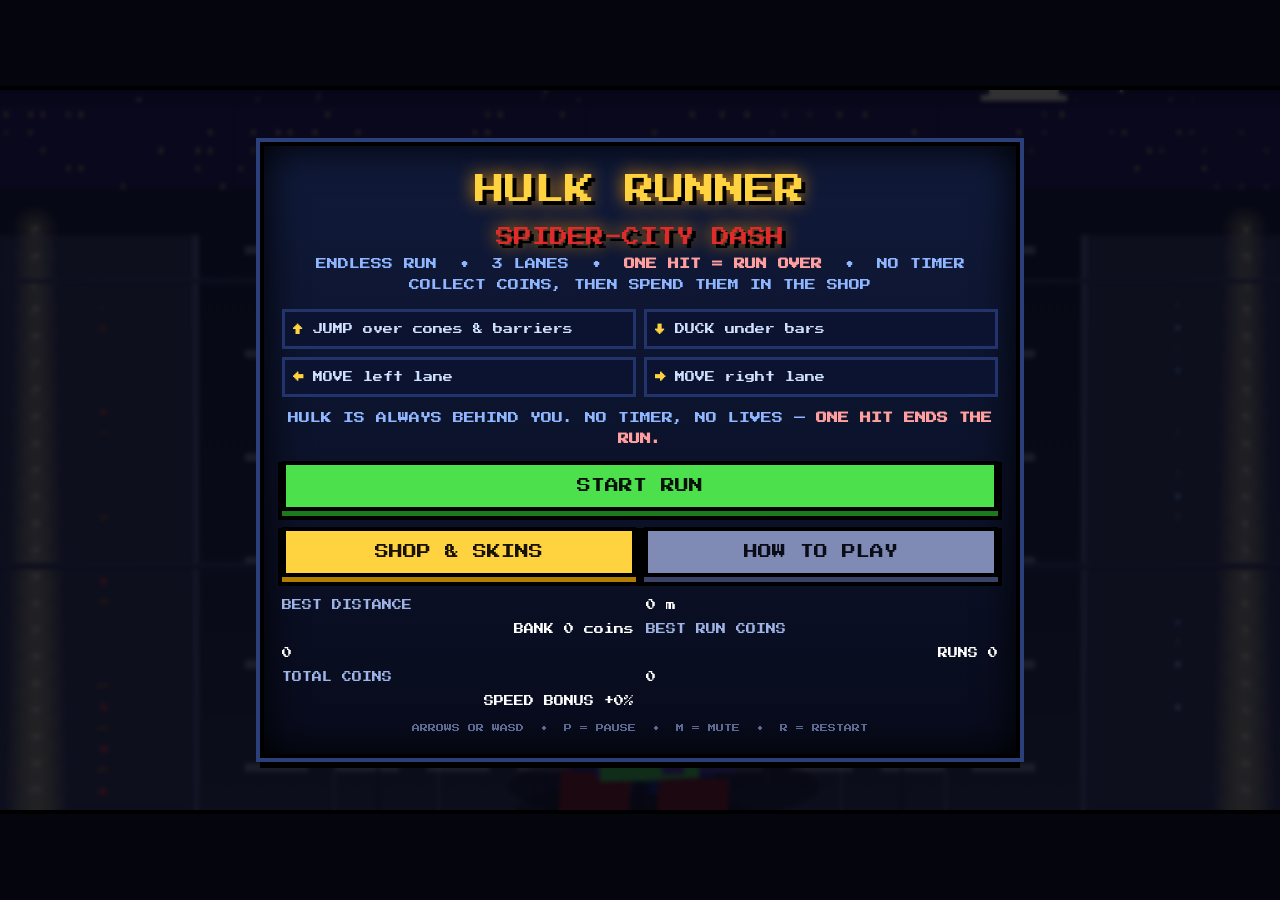
<file: projects/hulk-runner.html>
<!DOCTYPE html>
<html lang="en">
<head>
<meta charset="utf-8" />
<meta name="viewport" content="width=device-width, initial-scale=1, maximum-scale=1, user-scalable=no" />
<title>HULK RUNNER — Spider-City Dash</title>
<link rel="preconnect" href="https://fonts.googleapis.com">
<link rel="preconnect" href="https://fonts.gstatic.com" crossorigin>
<link href="https://fonts.googleapis.com/css2?family=Press+Start+2P&display=swap" rel="stylesheet">
<style>
  :root{
    --sky1:#1b2a6b; --sky2:#4a3a8c; --sky3:#e0605f;
    --ink:#0b0f1a; --gold:#ffd23f; --hulk:#4ce04c; --spidey:#e02b2b;
  }
  *{box-sizing:border-box;-webkit-tap-highlight-color:transparent}
  html,body{margin:0;padding:0;height:100%;background:#05060d;overflow:hidden;
    font-family:'Press Start 2P',ui-monospace,monospace;color:#fff}
  #wrap{position:fixed;inset:0;display:flex;align-items:center;justify-content:center}
  #stage{position:relative;width:100%;height:100%;max-width:1280px;max-height:720px;
    aspect-ratio:16/9;box-shadow:0 0 0 4px #000, 0 0 60px #000 inset;background:#000;overflow:hidden}
  canvas{display:block;width:100%;height:100%;image-rendering:pixelated;image-rendering:crisp-edges}

  .overlay{position:absolute;inset:0;display:flex;align-items:center;justify-content:center;
    background:rgba(4,6,16,.82);backdrop-filter:blur(2px);z-index:5;padding:2.2%}
  .hidden{display:none!important}
  .panel{width:100%;max-width:760px;max-height:100%;overflow:auto;
    border:4px solid #000;background:linear-gradient(#101a3a,#080b1c);
    box-shadow:0 0 0 4px #2b3f7a, 0 10px 0 #000, 0 0 40px #000 inset;padding:18px}
  .title{font-size:clamp(14px,3.2vw,30px);color:var(--gold);text-shadow:4px 4px 0 #000, 0 0 18px #ff9d00;
    text-align:center;line-height:1.35;margin:6px 0 4px}
  .sub{text-align:center;font-size:clamp(7px,1.35vw,11px);color:#8fb6ff;line-height:1.9;margin-bottom:12px}
  .keys{display:grid;grid-template-columns:repeat(2,1fr);gap:8px;font-size:clamp(6px,1.1vw,10px);margin:12px 0}
  .keyrow{background:#0c1330;border:3px solid #23336b;padding:8px;line-height:1.8;color:#cfe0ff}
  .keyrow b{color:var(--gold)}
  .btn{display:block;width:100%;margin:8px 0;padding:14px 10px;font-family:inherit;cursor:pointer;
    font-size:clamp(9px,1.6vw,14px);color:#08110a;background:var(--hulk);border:4px solid #000;
    box-shadow:0 5px 0 #1c7a1c, 0 5px 0 4px #000;text-transform:uppercase}
  .btn:hover{filter:brightness(1.12)}
  .btn:active{transform:translateY(4px);box-shadow:0 1px 0 #1c7a1c,0 1px 0 4px #000}
  .btn.alt{background:var(--gold);box-shadow:0 5px 0 #b07f00,0 5px 0 4px #000;color:#1a1200}
  .btn.grey{background:#7f8bb5;color:#0a0d18;box-shadow:0 5px 0 #3a4468,0 5px 0 4px #000}
  .row{display:flex;gap:8px}.row .btn{flex:1}
  .shophead{display:flex;justify-content:space-between;align-items:center;font-size:clamp(7px,1.3vw,12px);
    color:var(--gold);margin-bottom:10px;flex-wrap:wrap;gap:8px}
  .item{display:flex;gap:10px;align-items:center;background:#0c1330;border:3px solid #23336b;
    padding:10px;margin-bottom:8px}
  .item .ic{width:34px;height:34px;flex:0 0 34px;display:grid;place-items:center;background:#000;border:2px solid #33477f}
  .item .txt{flex:1;min-width:0}
  .item .nm{font-size:clamp(7px,1.2vw,11px);color:#fff;margin-bottom:6px}
  .item .ds{font-size:clamp(5px,1vw,9px);color:#8fb6ff;line-height:1.7}
  .item .lv{font-size:clamp(5px,1vw,9px);color:var(--gold);margin-top:4px}
  .buy{font-family:inherit;cursor:pointer;font-size:clamp(6px,1.1vw,10px);padding:10px 12px;white-space:nowrap;
    background:var(--gold);color:#1a1200;border:3px solid #000;box-shadow:0 4px 0 #8a6400}
  .buy:active{transform:translateY(3px);box-shadow:0 1px 0 #8a6400}
  .buy[disabled]{background:#4a5372;color:#98a2c4;box-shadow:0 4px 0 #262c44;cursor:not-allowed}
  .buy.on{background:var(--hulk);color:#06210a;box-shadow:0 4px 0 #1c7a1c}
  .skins{display:grid;grid-template-columns:repeat(3,1fr);gap:8px;margin-bottom:6px}
  .skin{background:#0c1330;border:3px solid #23336b;padding:8px;text-align:center;cursor:pointer}
  .skin.eq{border-color:var(--hulk);box-shadow:0 0 12px rgba(76,224,76,.5)}
  .skin.lock{opacity:.72}
  .skin canvas{width:100%;height:56px;image-rendering:pixelated}
  .skin .sn{font-size:clamp(5px,1vw,9px);margin-top:6px;color:#dce7ff}
  .skin .sp{font-size:clamp(5px,1vw,9px);color:var(--gold);margin-top:5px}
  .stats{font-size:clamp(6px,1.1vw,10px);color:#9fb4e6;line-height:2;margin:10px 0;
    display:grid;grid-template-columns:1fr 1fr;gap:4px 12px}
  .stats span{color:#fff}
  .blink{animation:b 1s steps(2) infinite}@keyframes b{50%{opacity:.25}}
  .gover{font-size:clamp(16px,4vw,38px);color:var(--spidey);text-shadow:4px 4px 0 #000,0 0 20px #ff2b2b;text-align:center}
  #touch{position:absolute;inset:auto 0 0 0;height:38%;display:none;z-index:6;pointer-events:none}
  #touch .pad{position:absolute;bottom:12px;display:flex;gap:10px;pointer-events:auto}
  #touch .pad.l{left:12px}#touch .pad.r{right:12px}
  #touch .tb{width:64px;height:64px;border-radius:50%;background:rgba(255,255,255,.12);
    border:3px solid rgba(255,255,255,.35);color:#fff;font-family:inherit;font-size:18px;display:grid;place-items:center}
  body.touch #touch{display:block}
  .credit{text-align:center;font-size:clamp(4px,.9vw,8px);color:#5c6a92;margin-top:10px;line-height:1.9}
  .pill{display:inline-block;background:#000;border:2px solid #33477f;padding:3px 6px;margin:0 2px}
</style>
</head>
<body>
<div id="wrap"><div id="stage">
  <canvas id="cv" width="960" height="540"></canvas>

  <!-- MENU -->
  <div class="overlay" id="menu">
    <div class="panel">
      <div class="title">HULK RUNNER<br><span style="color:#e02b2b;font-size:.6em">SPIDER-CITY DASH</span></div>
      <div class="sub">ENDLESS RUN &nbsp;•&nbsp; 3 LANES &nbsp;•&nbsp; <b style="color:#ff9f9f">ONE HIT = RUN OVER</b> &nbsp;•&nbsp; NO TIMER<br>COLLECT COINS, THEN SPEND THEM IN THE SHOP</div>
      <div class="keys">
        <div class="keyrow"><b>&uarr;</b> JUMP over cones &amp; barriers</div>
        <div class="keyrow"><b>&darr;</b> DUCK under bars</div>
        <div class="keyrow"><b>&larr;</b> MOVE left lane</div>
        <div class="keyrow"><b>&rarr;</b> MOVE right lane</div>
      </div>
      <div class="sub" style="margin:0 0 10px">HULK IS ALWAYS BEHIND YOU. NO TIMER, NO LIVES &mdash; <b style="color:#ff9f9f">ONE HIT ENDS THE RUN.</b></div>
      <button class="btn" id="btnPlay">START RUN</button>
      <div class="row">
        <button class="btn alt" id="btnShop">SHOP &amp; SKINS</button>
        <button class="btn grey" id="btnHelp">HOW TO PLAY</button>
      </div>
      <div class="stats" id="menuStats"></div>
      <div class="credit">ARROWS OR WASD &nbsp;•&nbsp; P = PAUSE &nbsp;•&nbsp; M = MUTE &nbsp;•&nbsp; R = RESTART</div>
    </div>
  </div>

  <!-- SHOP -->
  <div class="overlay hidden" id="shop">
    <div class="panel">
      <div class="shophead">
        <div>SHOP</div>
        <div>&#9733; <span id="shopCoins">0</span> COINS</div>
      </div>
      <div id="shopItems"></div>
      <div class="shophead" style="margin-top:12px"><div>SUITS</div><div class="blink">EQUIP &amp; SAVE</div></div>
      <div class="skins" id="skinList"></div>
      <div class="row" style="margin-top:12px">
        <button class="btn alt" id="btnBack">BACK</button>
        <button class="btn grey" id="btnReset">ERASE SAVE</button>
      </div>
      <div class="credit">PROGRESS SAVES AUTOMATICALLY IN YOUR BROWSER (localStorage)</div>
    </div>
  </div>

  <!-- HELP -->
  <div class="overlay hidden" id="help">
    <div class="panel">
      <div class="title" style="font-size:clamp(11px,2.4vw,20px)">HOW TO PLAY</div>
      <div class="sub">
        <span class="pill">&uarr; JUMP</span><span class="pill">&darr; DUCK</span><span class="pill">&larr; &rarr; LANES</span><br><br>
        JUMP the traffic cones, concrete barriers and low walls.<br>
        DUCK under the striped height-bars and DUMPSTER signs.<br>
        DODGE the subway trains &mdash; they block a whole lane.<br>
        JUMP ONTO the low wagons and ride the roof for bonus coins.<br><br>
        <b style="color:#ff9f9f">STEEL NERVES: ONE HIT AND THE RUN IS OVER.</b><br>
        No lives, no timer, no armour. Touch anything and you<br>
        are sent straight back to the home page with your coins.<br>
        Coins are banked at the end of every run, so spend them<br>
        in the shop on SPEED, JUMP and the WEB MAGNET.
      </div>
      <button class="btn" id="btnHelpBack">GOT IT</button>
    </div>
  </div>

  <!-- PAUSE -->
  <div class="overlay hidden" id="pause">
    <div class="panel" style="max-width:460px">
      <div class="title" style="font-size:clamp(12px,2.6vw,22px)">PAUSED</div>
      <div class="sub">TAKE A BREATH. HULK WILL WAIT. MAYBE.</div>
      <button class="btn" id="btnResume">RESUME</button>
      <button class="btn alt" id="btnQuit">QUIT TO HOME</button>
    </div>
  </div>

  <!-- GAME OVER / RUN SUMMARY -->
  <div class="overlay hidden" id="over">
    <div class="panel" style="max-width:560px">
      <div class="gover blink">RUN OVER!</div>
      <div class="sub" id="overFlavor">SMASHED.</div>
      <div class="stats" id="overStats"></div>
      <div class="sub" style="color:#ffd23f;margin:6px 0 2px">YOUR COINS ARE SAFE. HEAD HOME TO SPEND THEM.</div>
      <button class="btn" id="btnHome">&#9664; GO HOME</button>
      <div class="row">
        <button class="btn alt" id="btnRetry">RUN AGAIN</button>
        <button class="btn grey" id="btnShopFromOver">SPEND COINS</button>
      </div>
    </div>
  </div>

  <div id="touch">
    <div class="pad l"><button class="tb" data-k="left">&#9664;</button><button class="tb" data-k="right">&#9654;</button></div>
    <div class="pad r"><button class="tb" data-k="up">&#9650;</button><button class="tb" data-k="down">&#9660;</button></div>
  </div>
</div></div>

<script>
"use strict";
/* ============================================================
   HULK RUNNER — Spider-City Dash
   Retro 8/16-bit endless 3-lane runner. Single file, no deps.
   ============================================================ */

/* ---------- boot / canvas ---------- */
const cv = document.getElementById('cv');
const ctx = cv.getContext('2d');
ctx.imageSmoothingEnabled = false;
const W = cv.width, H = cv.height;

const $ = id => document.getElementById(id);
const clamp = (v,a,b) => v<a?a:(v>b?b:v);
const lerp = (a,b,t) => a+(b-a)*t;
const rnd = (a,b) => a + Math.random()*(b-a);
const rint = (a,b) => Math.floor(rnd(a,b+1));
const pick = arr => arr[Math.floor(Math.random()*arr.length)];

/* ---------- save data ---------- */
const SAVE_KEY = 'hulkRunner.save.v1';
const SKINS = [
  {id:'classic', name:'CLASSIC',  cost:0,    red:'#e02b2b', blue:'#2b4bd8', web:'#12060a', eye:'#ffffff', lens:'#e8f2ff'},
  {id:'symbiote',name:'SYMBIOTE', cost:250,  red:'#22242e', blue:'#15161d', web:'#6e7488', eye:'#ffffff', lens:'#f2f6ff'},
  {id:'2099',    name:'SPIDEY 2099', cost:600, red:'#0f2f6e', blue:'#0a1c46', web:'#d33a3a', eye:'#ff3b3b', lens:'#ff5555'}
];

const DEFAULT_SAVE = {
  coins: 0,
  best: 0,          // best distance in meters
  bestCoins: 0,     // coins collected in a single run
  totalRuns: 0,
  totalCoins: 0,
  muted: false,
  skin: 'classic',
  owned: ['classic'],
  up: { speed:0, jump:0, magnet:0 }
};

function loadSave(){
  try{
    const raw = localStorage.getItem(SAVE_KEY);
    if(!raw) return structuredClone(DEFAULT_SAVE);
    const s = JSON.parse(raw);
    const out = structuredClone(DEFAULT_SAVE);
    if(typeof s.coins === 'number') out.coins = Math.max(0,Math.floor(s.coins));
    if(typeof s.best === 'number') out.best = s.best;
    if(typeof s.bestCoins === 'number') out.bestCoins = s.bestCoins;
    if(typeof s.totalRuns === 'number') out.totalRuns = s.totalRuns;
    if(typeof s.totalCoins === 'number') out.totalCoins = s.totalCoins;
    out.muted = !!s.muted;
    if(SKINS.some(k=>k.id===s.skin)) out.skin = s.skin;
    if(Array.isArray(s.owned)) out.owned = s.owned.filter(id=>SKINS.some(k=>k.id===id));
    if(!out.owned.includes('classic')) out.owned.push('classic');
    if(!out.owned.includes(out.skin)) out.skin = 'classic';
    if(s.up && typeof s.up === 'object'){
      for(const k of ['speed','jump','magnet']){
        const v = Math.floor(Number(s.up[k])||0);
        out.up[k] = clamp(isFinite(v)?v:0, 0, UPGRADES[k].max);
      }
    }
    return out;
  }catch(e){
    console.warn('save load failed', e);
    return structuredClone(DEFAULT_SAVE);
  }
}
function persist(){
  try{ localStorage.setItem(SAVE_KEY, JSON.stringify(S)); }
  catch(e){ console.warn('save write failed', e); }
}
// NOTE: S is assigned *after* UPGRADES is declared (see boot section at the
// bottom of the file) because loadSave() validates against it. Referencing it
// here would throw a TDZ error and silently wipe every player's progress.
let S = structuredClone(DEFAULT_SAVE);

/* ---------- upgrades ---------- */
const UPGRADES = {
  speed:  {name:'RUN SPEED',  max:6, icon:'SPD', desc:'Move faster = more distance, but less reaction time.', cost:l=>[80,160,280,440,660,940][l]||Infinity,
           info:l=>'+'+Math.round((speedMult(l)-1)*100)+'% base speed'},
  jump:   {name:'SPIDER LEGS',max:5, icon:'JMP', desc:'Higher jumps and longer hang time to clear big stuff.', cost:l=>[100,200,340,520,760][l]||Infinity,
           info:l=>'+'+Math.round((jumpMult(l)-1)*100)+'% jump power'},
  magnet: {name:'WEB MAGNET', max:5, icon:'MAG', desc:'Pulls nearby coins toward you so lines are easier to grab.', cost:l=>[120,240,400,600,880][l]||Infinity,
           info:l=>l===0?'coins must be touched':('pull radius '+(magnetRadius(l)).toFixed(1)+'m')}
};
const speedMult = l => 1 + 0.07*l;
const jumpMult  = l => 1 + 0.08*l;
const magnetRadius = l => l===0 ? 0 : 0.9 + 0.75*l;

/* ---------- audio (tiny synth) ---------- */
let muted = S.muted, actx = null;
function audio(){
  if(muted) return null;
  if(!actx){ try{ actx = new (window.AudioContext||window.webkitAudioContext)(); }catch(e){ return null; } }
  if(actx.state === 'suspended') actx.resume();
  return actx;
}
function beep(freq, dur, type='square', vol=0.05, slideTo=null){
  const a = audio(); if(!a) return;
  const o = a.createOscillator(), g = a.createGain();
  o.type = type; o.frequency.setValueAtTime(freq, a.currentTime);
  if(slideTo) o.frequency.exponentialRampToValueAtTime(Math.max(20,slideTo), a.currentTime+dur);
  g.gain.setValueAtTime(0.0001, a.currentTime);
  g.gain.exponentialRampToValueAtTime(vol, a.currentTime+0.008);
  g.gain.exponentialRampToValueAtTime(0.0001, a.currentTime+dur);
  o.connect(g); g.connect(a.destination); o.start(); o.stop(a.currentTime+dur+0.02);
}
function noise(dur, vol=0.08, hp=400){
  const a = audio(); if(!a) return;
  const n = Math.floor(a.sampleRate*dur);
  const buf = a.createBuffer(1, n, a.sampleRate);
  const d = buf.getChannelData(0);
  for(let i=0;i<n;i++) d[i] = (Math.random()*2-1) * (1 - i/n);
  const src = a.createBufferSource(); src.buffer = buf;
  const f = a.createBiquadFilter(); f.type='highpass'; f.frequency.value = hp;
  const g = a.createGain(); g.gain.value = vol;
  src.connect(f); f.connect(g); g.connect(a.destination); src.start();
}
const sfx = {
  jump:  ()=>beep(330,.16,'square',.045,620),
  land:  ()=>beep(150,.06,'square',.03),
  duck:  ()=>beep(220,.07,'triangle',.035,140),
  lane:  ()=>beep(520,.05,'square',.03,700),
  coin:  ()=>{beep(1046,.06,'square',.05); setTimeout(()=>beep(1568,.10,'square',.045),55);},
  hit:   ()=>{noise(.28,.11,300); beep(180,.3,'sawtooth',.06,60);},
  over:  ()=>{[440,392,330,262,196].forEach((f,i)=>setTimeout(()=>beep(f,.28,'square',.06),i*130));},
  buy:   ()=>{[660,880,1320].forEach((f,i)=>setTimeout(()=>beep(f,.12,'square',.05),i*80));},
  ui:    ()=>beep(660,.05,'square',.03)
};

/* ---------- world constants ---------- */
// CAMERA: an oblique overhead view. The eye is raised high above the street
// looking down at a steep angle, so the road reads as a wide, gently converging
// ribbon and you look down on the action. Actors stay close to full size so the
// art is always legible - only the GROUND foreshortens.
//
// PLAYER_SPR is the character's height in PIXELS. Everything else derives from
// it so the world stays physically consistent: a cone is knee-high, a wall is
// chest-high and a subway car dwarfs you.
const PLAYER_SPR = 292;                  // px tall -> ~54% of screen height
const PX_PER_UNIT = PLAYER_SPR / 2.45;   // ~119 px per world unit of height
// The sprite art is authored in small units (the body spans ~33 of them), so it
// must be multiplied by this to actually stand PLAYER_SPR pixels tall. MEASURED,
// not guessed: 33 base units -> 2.45 world units.
const SPRITE_BOOST = 12.1;
const OBST_K = 19;                       // the art's internal units per world
                                         // unit; calibrated so every drawn height
                                         // equals its collision height
// How much ground is on screen: everything nearer than Z_MAX is visible and
// everything beyond it has passed the horizon. A *small* Z_MAX is what makes the
// overhead view readable - a long track would squash into a thin band at the top.
const Z_MAX = 320;                       // how much track is on screen
const HORIZON = 80;                      // road ribbon converges here
const PLAYER_Z = 0;
const ROAD_BOT = 540;                    // road y at z=0 (the player's feet line)
// GROUND pixels per world unit of DEPTH, and of HEIGHT separately. Depth is the
// compressed axis in an overhead shot, but it still has to move FAST enough to
// read: at this ratio the world rushes past at roughly a third of a screen a
// second, which is what actually sells the speed.
const GROUND_PX = (ROAD_BOT - HORIZON)/Z_MAX;   // ~1.44 px per unit of depth
const V_NEAR = 1.0, V_FAR = 0.66;        // upright scale: same at any depth, but
                                         // foreshortened slightly far away
const LANE_W = 1.45;
const LANE_PX = 190;                     // screen gap between lanes
const LANES = [-1,0,1];
const GRAV = -14.5;                      // tuned with JUMP_V so the arc tops out at
const JUMP_V = 8.8;                      // ~2.67 units = 318px, a full body height
const WORLD_UNITS_PER_M = 1.4;
// Overhead duck bars: one definition shared by the hitbox AND the art so the
// two can never drift apart. Must stay inside the standing body (2.45).
const BAR_BOTTOM = 1.86;
const BAR_TOP    = 2.45;
// The Hulk is cosmetic now - there is no timer at all. He hovers behind you and
// lurches forward when you stumble, but he can never end the run.
const HULK_GAP_START = 120;
const HULK_GAP_MAX = 160;

// Depth factor for upright art: full size at the player, easing to V_FAR.
function depthK(z){ return V_NEAR + (V_FAR - V_NEAR)*clamp(z/Z_MAX, 0, 1); }
function roadHalf(){ return LANE_W*1.5 + 0.35; }
// Lateral pixel scale: everything on the ground plane uses this, so the road,
// the kerb, the lamps and the building line can never drift out of agreement.
function LPX(){ return LANE_PX/LANE_W; }
function lateral(xw){ return W/2 + xw*LPX(); }
function projX(xw, z){ return lateral(xw); }   // no convergence overhead
// Overhead mapping: depth is a straight vertical run from the horizon to the
// player's feet, and a point at world height yw is lifted above that line.
function projY(yw, z){
  const ground = ROAD_BOT - clamp(z, -60, Z_MAX)*GROUND_PX;
  return ground - yw*PX_PER_UNIT*depthK(z);
}

/* ---------- game state ---------- */
const G = {
  state:'menu',            // menu | playing | paused | dead
  t:0, dist:0, runCoins:0, coinStreak:0,
  obstacleTimer:0, coinTimer:0, decorTimer:0,
  stumbleTimer:0, iframes:0,
  hulkGap:HULK_GAP_START, maxGap:HULK_GAP_MAX, catchMeter:1,
  shake:0, flash:0, combo:1, comboTimer:0,
  nextSpawn:60, lastLane:0
};
const player = { lane:0, xw:0, targetX:0, y:0, vy:0, onGround:true, ducking:false, coyote:0, stumble:0, dead:false };
let obstacles = [], coins = [], fx = [], buildings = [], props = [];

/* ---------- run control ---------- */
function P(){ return S.up ? S.up : DEFAULT_SAVE.up; }
function baseSpeed(){ return 24.0 * speedMult(S.up.speed); }
function jumpPower(){ return JUMP_V * jumpMult(S.up.jump); }

function resetRun(){
  G.state='playing'; G.t=0; G.dist=0; G.runCoins=0; G.coinStreak=0;
  G.obstacleTimer=.7; G.coinTimer=.9; G.decorTimer=0;
  G.stumbleTimer=0; G.iframes=0;
  G.hulkGap=HULK_GAP_START; G.shake=0; G.flash=0; G.combo=1; G.comboTimer=0;
  G.nextSpawn=70; G.lastLane=0;
  player.lane=0; player.xw=0; player.targetX=0; player.y=0; player.vy=0;
  player.onGround=true; player.ducking=false; player.stumble=0; player.dead=false;
  obstacles.length=0; coins.length=0; fx.length=0; props.length=0;
  buildSkyline();
  for(let i=0;i<9;i++) spawnCoinLine(rnd(30,240), rint(0,2), true);
}

function buildSkyline(){
  buildings.length=0;
  for(const side of [-1,1]){
    let z=-200;
    while(z < 520){
      const w = rnd(3.0,6.4), h = rnd(4,15), d = rnd(5,9);
      buildings.push({side, z, w, h, d, tone: Math.random(), win: Math.random()});
      z += d + rnd(1.4,4.6);
    }
  }
}

/* ---------- spawning ---------- */
function spawnObstacle(z){
  // returns array of obstacles filling a spawn row
  const lanesFree = [0,1,2];
  const shapeRoll = Math.random();
  const made = [];

  // Trains: both kinds block their whole lane, but a FLATCAR roof is low enough
  // to jump onto, so it doubles as a moving platform you can run along.
  if(shapeRoll < 0.26){
    const lane = rint(0,2);
    const kind = Math.random() < 0.45 ? 'flatcar' : 'train';
    // length multiplier: a subway car is ~2x a wagon long along the track
    made.push(mkObst(kind, lane, z, kind==='train' ? rnd(1.6,2.2) : rnd(1.8,3.0)));
    lanesFree.splice(lanesFree.indexOf(lane),1);
    if(Math.random()<0.5){
      const l2 = pick(lanesFree);
      made.push(mkObst('cone', l2, z + 7, 0.9));
    }
    return made;
  }

  // how many of the 3 lanes get blocked
  const nBlock = Math.random()<0.34 ? 2 : 1;   // two lanes only 1 time in 3
  const chosen = [];
  for(let i=0;i<nBlock && lanesFree.length;i++){
    const idx = rint(0, lanesFree.length-1);
    chosen.push(lanesFree.splice(idx,1)[0]);
  }
  for(const lane of chosen){
    const r = Math.random();
    let kind;
    if(r < 0.34) kind='cone';
    else if(r < 0.55) kind='barrier';
    else if(r < 0.72) kind='bar';       // duck
    else if(r < 0.87) kind='sign';      // duck
    else kind='wall';                   // jump (tall-ish)
    const spread = (nBlock>1) ? rnd(0,1.6) : 0;
    made.push(mkObst(kind, lane, z + spread, 1));
  }
  return made;
}
// h = height you must get your feet above (jump) ; duck =true means the object
// hangs overhead so you must instead get your head DOWN (duck) under it.
// board = you can land on top of it and run along the roof (multilevel!).
// solid = completely unjumpable, must change lane.
const KIND = {
  cone:    {duck:false, w:1.00, h:1.15, d:0.85, hit:0.30, name:'cone'},
  barrier: {duck:false, w:1.30, h:1.05, d:0.75, hit:0.24, name:'barrier'},
  wall:    {duck:false, w:1.30, h:1.70, d:1.00, hit:0.22, name:'wall'},
  bar:     {duck:true,  w:1.40, h:0.60, d:1.00, hit:0.30, name:'bar'},
  sign:    {duck:true,  w:1.35, h:0.64, d:1.10, hit:0.30, name:'sign'},
  train:   {duck:false, w:1.40, h:3.60, d:3.20, hit:0.40, solid:true, name:'train'},
  flatcar: {duck:false, w:1.36, h:1.35, d:3.00, hit:0.34, board:true, name:'flatcar'}
};
// `mul` is the LENGTH multiplier (how long the thing is along the track). Size
// multipliers must never touch h on a rideable wagon or the deck height warps
// and it stops being landable - height only scales for the small jump objects.
function mkObst(kind, lane, z, mul){
  const k = KIND[kind];
  const sizeKinds = !(k.solid || k.board);      // cones, barriers, walls, bars
  return {
    kind, lane, z,
    w: k.w * (sizeKinds ? clamp(mul,0.7,1.6) : 1),
    h: k.h * (sizeKinds ? clamp(mul,0.7,1.6) : 1),
    d: k.d * clamp(mul, 0.8, 3.0),
    hitPenalty: k.hit*(mul>1.2?1.25:1),
    lenMul: mul,
    passed:false, hitAnim:0
  };
}
function spawnCoinLine(z, lane, forceJump){
  const n = rint(4,7);
  const arc = forceJump || Math.random()<0.33;
  const gap = 1.5;
  for(let i=0;i<n;i++){
    const y = arc ? 0.75 + Math.sin(i/(n-1)*Math.PI)*1.45 : 1.15;
    coins.push({lane, z: z + i*gap, y, taken:false, t:Math.random()*6, spin:rnd(0,6)});
  }
}
// is `lane` clear of obstacles over the z-span [z0,z1]?
function laneClear(lane, z0, z1){
  for(const o of obstacles){
    if(o.lane !== lane) continue;
    const half = Math.min(o.d,1.5)*0.5 + 1.0;
    if(o.z + half > z0 && o.z - half < z1) return false;
  }
  return true;
}

/* ---------- input ---------- */
const keys = {};
function setKey(e, down){
  const k = e.key;
  const code = {ArrowUp:'up',ArrowDown:'down',ArrowLeft:'left',ArrowRight:'right',
                w:'up',s:'down',a:'left',d:'right',W:'up',S:'down',A:'left',D:'right'}[k];
  if(code){ e.preventDefault(); if(down) press(code); return; }
  if(!down) return;
  if(k==='p'||k==='P'){ togglePause(); }
  else if(k==='m'||k==='M'){ toggleMute(); }
  else if(k==='r'||k==='R'){ if(G.state==='playing'||G.state==='dead') startRun(); }
  else if(k==='Escape'){ if(G.state==='playing') togglePause(); }
  else if(k===' '||k==='Enter'){
    e.preventDefault();
    if(G.state==='menu') startRun();
    else if(G.state==='dead') startRun();
  }
}
document.addEventListener('keydown', e=>setKey(e,true));
document.addEventListener('keyup',   e=>setKey(e,false));
window.addEventListener('blur', ()=>{ for(const k in keys) keys[k]=false; if(G.state==='playing') togglePause(); });

function press(code){
  keys[code]=true;
  if(G.state!=='playing') return;
  if(code==='left')  moveLane(-1);
  if(code==='right') moveLane(1);
  if(code==='up')    doJump();
  if(code==='down')  doDuck();
}
function release(code){ keys[code]=false; }

// What is the player standing on right now? 0 = tarmac, otherwise the roof of
// a rideable low car they are currently on top of. Re-checked every frame, so
// when a car rolls out from under them they simply start falling.
function standingHeight(){
  const footClear = player.y + 0.60;
  // Tolerance grows with fall speed: at 12 u/s you drop ~0.2 per frame, so a
  // fixed window would let a fast fall tunnel straight through the roof. This
  // is the classic platformer "snap to ledge" trick, and it is what makes
  // landing on a wagon feel intentional instead of pixel-perfect.
  const tol = 0.34 + Math.max(0, -player.vy)*0.030;
  let best = 0;
  for(const o of obstacles){
    if(!KIND[o.kind].board) continue;
    if(o.lane !== player.lane) continue;
    if(Math.abs(o.z - PLAYER_Z) > Math.min(o.d,3.4)*0.5 + 0.45) continue;
    // mount it if the feet already clear its roof (or are within tolerance)
    if(footClear >= o.h - tol && o.h > best) best = o.h;
  }
  return best;
}

/* ---------- movement ---------- */
function moveLane(dir){
  const nl = player.lane + dir;
  if(nl < -1 || nl > 1){ sfx.ui(); return; }
  if(!player.onGround) return;          // no mid-air lane swaps
  player.lane = nl;
  player.targetX = nl * LANE_W;
  G.lastLane = nl;
  sfx.lane();
  puff(projX(player.targetX,PLAYER_Z), projY(0,PLAYER_Z), '#cfe0ff', 5);
}
function doJump(){
  if(!player.onGround) return;
  if(player.ducking) player.ducking=false;
  player.vy = jumpPower();
  player.onGround = false;
  sfx.jump();
  puff(projX(player.xw,PLAYER_Z), projY(0,PLAYER_Z), '#ffffff', 7);
}
function doDuck(){
  if(player.onGround){ player.ducking = true; sfx.duck(); }
  else { player.vy = Math.min(player.vy, -3.0); }  // fast-fall
}

/* ---------- particles ---------- */
function puff(x,y,color,n,spread=2.4){
  for(let i=0;i<n;i++) fx.push({x,y,vx:rnd(-spread,spread),vy:rnd(-spread*0.6,spread*0.6),
    life:rnd(.25,.5), t:0, color, s:rnd(2,5), kind:'puff'});
}
function sparkle(x,y){
  for(let i=0;i<8;i++) fx.push({x,y,vx:rnd(-3,3),vy:rnd(-4,1),life:rnd(.3,.6),t:0,color:'#ffd23f',s:rnd(2,5),kind:'star'});
}
function popText(x,y,txt,color){ fx.push({x,y,vx:0,vy:-1.2,life:.9,t:0,color,txt,kind:'text'}); }

/* ---------- updates ---------- */
function update(dt){
  G.t += dt;
  if(G.flash>0) G.flash = Math.max(0, G.flash - dt*3.2);
  if(G.shake>0) G.shake = Math.max(0, G.shake - dt*2.6);
  if(G.comboTimer>0){ G.comboTimer -= dt; if(G.comboTimer<=0) G.combo=1; }

  // ---- speed & distance
  const stumbleFactor = G.stumbleTimer>0 ? 0.55 : 1;
  // Endless ramp: with no timer, speed is what makes a long run harder. It
  // climbs from 1.0 to 1.6x over the first ~4km and then holds.
  const ramp = 1 + 0.35*clamp(G.dist/(6000*WORLD_UNITS_PER_M), 0, 1);
  const speed = baseSpeed()*stumbleFactor*ramp;
  const dz = speed*dt;
  G.dist += dz;
  const meters = G.dist / WORLD_UNITS_PER_M;
  const spdRatio = speed / 24.0;      // 1.0 at base speed, grows with upgrades

  // ---- lateral movement
  player.xw = lerp(player.xw, player.targetX, 1 - Math.pow(0.0009, dt));
  if(Math.abs(player.xw - player.targetX) < 0.01) player.xw = player.targetX;

  // ---- vertical movement (with multilevel platforms: low cars, ledges)
  // Coyote time makes running off the back of a car forgiving, and support is
  // re-evaluated every frame so the floor genuinely vanishes beneath you.
  if(player.onGround) player.coyote = 0.12; else player.coyote = Math.max(0, (player.coyote||0)-dt);
  player.vy += GRAV*dt;
  player.y  += player.vy*dt;
  const floor = standingHeight(dt);
  if(player.y <= floor && player.vy <= 0){
    const impact = player.vy;
    if(!player.onGround && impact < -4){
      sfx.land();
      puff(projX(player.xw,PLAYER_Z), projY(player.y,PLAYER_Z), '#b9c9ef', 6);
    }
    player.y = floor; player.vy = 0; player.onGround = true;
  } else {
    player.onGround = false;
  }
  if(player.ducking && !keys['down'] && player.onGround) player.ducking=false;
  if(G.stumbleTimer>0) G.stumbleTimer = Math.max(0, G.stumbleTimer-dt);
  if(G.iframes>0) G.iframes = Math.max(0, G.iframes-dt);

  // ---- move the world toward the camera
  for(const o of obstacles){
    o.z -= dz;
    if(o.hitAnim>0) o.hitAnim=Math.max(0,o.hitAnim-dt*2);
  }
  for(const c of coins){
    c.z -= dz; c.t += dt*6; c.spin += dt*4;
  }

  // ---- spawn obstacles: distance-based rows (difficulty ramps with speed)
  G.nextSpawn -= dz;
  if(G.nextSpawn <= 0){
    const spawned = spawnObstacle(315);
    obstacles.push(...spawned);
    // never let coins sit inside the rows we just placed
    for(const so of spawned){
      const half = Math.min(so.d,3.4)*0.5 + 1.2;
      coins = coins.filter(c => !(c.lane===so.lane && c.z > so.z-half && c.z < so.z+half));
    }
    const spd = baseSpeed();
    // Row spacing scales with speed so the TIME between rows, and therefore the
    // difficulty, stays fixed while the world rushes past faster.
    const gapBase = 76 + 50*(spd/24.0);   // ~3.2s between rows at any speed
    G.nextSpawn = gapBase * rnd(0.88,1.26) * (G.t<8 ? 1.3 : 1);
  }

  // ---- spawn coins only into lanes that stay clear
  G.coinTimer -= dt;
  if(G.coinTimer <= 0){
    G.coinTimer = rnd(1.0,2.0);
    const cands = LANES.filter(l => laneClear(l, 312, 315 + 7*1.5 + 2));
    if(cands.length){
      spawnCoinLine(315, pick(cands), Math.random()<0.28);
    }
  }

  // ---- magnet + coin pickup
  const mr = magnetRadius(S.up.magnet);
  const pHeadY = player.y + (player.ducking?0.5:1.0);
  for(const c of coins){
    if(c.taken) continue;
    if(mr>0 && c.z < 26 && c.z > -3){
      const dx = (player.lane - c.lane)*LANE_W + (player.xw - c.lane*LANE_W);
      const distTo = Math.hypot(dx, c.z - PLAYER_Z, c.y - pHeadY);
      if(distTo < mr){
        c.z  = lerp(c.z, PLAYER_Z+0.4, 1-Math.pow(0.02,dt));
        c.y  = lerp(c.y, pHeadY, 1-Math.pow(0.02,dt));
        c.lane = player.lane;
      }
    }
    if(c.z < 3.0 && c.z > -1.6 && !c.taken){
      const dx = Math.abs(player.xw - c.lane*LANE_W);
      if(dx < 0.95){
        const py0 = player.y, py1 = player.y + (player.ducking?1.3:2.4);
        if(c.y > py0-0.5 && c.y < py1+0.5){
          c.taken = true;
          G.runCoins++; G.coinStreak++; S.totalCoins++;
          if(G.coinStreak>0 && G.coinStreak%12===0){ G.combo = Math.min(5,G.combo+1); G.comboTimer=4; popText(projX(player.xw,0), projY(0,0)-70, 'x'+G.combo+' COMBO', '#ffd23f'); }
          sfx.coin();
          sparkle(projX(c.lane*LANE_W, c.z), projY(c.y, c.z));
        }
      }
    }
    // missed coin resets streak
    if(!c.taken && c.z < -2.2 && c.z > -2.6) G.coinStreak = 0;
  }
  coins = coins.filter(c => c.z > -30 && !c.taken);

  // ---- collisions with obstacles
  //
  // Height model, read this before touching it:
  //   player is 2.45m standing / 1.30m ducking, feet at player.y
  //   footClear = feet + 0.60 lets the legs pass through low objects
  //   JUMP objects (cone/barrier/wall/flatcar) are escaped by lifting the FEET
  //   the tall subway train can never be jumped - it must be dodged
  //   DUCK objects hang overhead, so they are escaped by getting pTop DOWN
  //   landing on a low car is a legitimate "multilevel" move: if the feet are
  //   at or above its roof you mount it (see standingHeight) instead of dying
  //
  if(G.iframes<=0 && G.stumbleTimer<=0){
    const pTop      = player.y + (player.ducking ? 1.30 : 2.45);
    const footClear = player.y + 0.60;
    for(const o of obstacles){
      // forgiving depth window (obstacle counts as thinner than it draws)
      if(Math.abs(o.z - PLAYER_Z) > Math.min(o.d, 3.4)*0.5 + 0.45) continue;
      if(o.lane !== player.lane) continue;
      const k = KIND[o.kind];
      if(k.duck){
        // The bar is a solid band floating at BAR_BOTTOM..BAR_TOP. Any vertical
        // overlap with the player's body is a hit, so the only reliable way
        // through is to duck (1.30 tall, passes clean under). Its `h` is the
        // band thickness, NOT its elevation - do not compare against it here.
        if(pTop > BAR_BOTTOM && player.y < BAR_TOP){ o.hitAnim=1; onHit(o); break; }
      }else if(k.board){
        // Rideable wagon. It is an OPEN flatbed, so the only thing that can hit
        // you is its front wall - and at 20 u/s a full jump carries you right
        // over the whole car, so "did my feet clear the deck" is the wrong
        // test. Timing decides it:
        //   feet well above the deck  -> land on the roof and ride it
        //   feet below the deck while falling -> smack down on top (bounce up)
        //   running at it on the ground -> slam the front wall
        const airHeight = footClear - o.h;
        // (mounting is rewarded once per wagon, see below)
        if(airHeight < 0){
          if(!player.onGround && player.vy <= 0.05 && player.y > o.h - 0.85){
            // you had the height but mistimed the drop: drop onto the roof
            player.y = o.h; player.vy = 0; player.onGround = true;
            puff(projX(player.xw,PLAYER_Z), projY(player.y,PLAYER_Z), '#b9c9ef', 6);
            sfx.land();
            if(!o.mounted){
              o.mounted = true;
              G.hulkGap = Math.min(G.maxGap, G.hulkGap + 2.0);
              popText(projX(player.xw,PLAYER_Z), projY(player.y,PLAYER_Z)-40, 'ROOFTOP!', '#8fd6ff');
              // coin bonus riding the roof, so the multilevel line pays off
              for(let c2=0;c2<3;c2++){
                coins.push({lane:player.lane, z:o.z - 1.0 + c2*1.3, y:o.h+1.05,
                            taken:false, t:Math.random()*6, spin:rnd(0,6)});
              }
            }
          }else{
            o.hitAnim = 1; onHit(o); break;
          }
        }
      }else if(k.solid){
        o.hitAnim = 1; onHit(o); break;            // unjumpable
      }else{
        if(footClear < o.h - 0.10){ o.hitAnim=1; onHit(o); break; }
      }
    }
  }

  // ---- passed obstacles
  for(const o of obstacles){
    if(!o.passed && o.z < PLAYER_Z - o.d/2 - 0.4){
      o.passed = true;
      const bonus = o.kind==='train' ? 4 : o.kind==='flatcar' ? 2 : 0;
      G.hulkGap = Math.min(HULK_GAP_MAX, G.hulkGap + 1.5 + bonus);
    }
  }
  obstacles = obstacles.filter(o => o.z > -40);

  // ---- Hulk: pure menace, no timer. He drifts back to his usual distance and
  // lunges forward while you are stumbling, but he can never end your run.
  const target = HULK_GAP_START * (G.stumbleTimer > 0 ? 0.45 : 1);
  G.hulkGap += (target - G.hulkGap) * Math.min(1, dt * (G.stumbleTimer > 0 ? 3.4 : 0.7));
  G.hulkGap = clamp(G.hulkGap, 4, HULK_GAP_MAX);
  G.catchMeter = clamp(G.hulkGap / HULK_GAP_MAX, 0, 1);

  // ---- particles
  for(const p of fx){
    p.t += dt;
    if(p.kind==='text'){ p.y += p.vy*dt*60; p.x += p.vx*dt*60; }
    else { p.x += p.vx*dt*60; p.y += p.vy*dt*60; p.vy += 14*dt; }
  }
  fx = fx.filter(p => p.t < p.life);

  // ---- danger vignette
  if(G.catchMeter < 0.34) G.flash = Math.max(G.flash, (0.34-G.catchMeter)*2.4);
}

// ONE hit ends the run. No armour, no second chance - the whole game is "do not
// touch anything". The coins you collected on the way are banked immediately so
// the end screen can show what you earned.
function onHit(o){
  const kindName = KIND[o.kind].name;
  sfx.hit();
  G.shake = 1.6;
  G.flash = 1.0;
  G.stumbleTimer = 0.5;
  puff(projX(player.xw,PLAYER_Z), projY(player.y+0.8,PLAYER_Z), '#ff5252', 22, 6);
  popText(projX(player.xw,PLAYER_Z), projY(player.y+2.2,PLAYER_Z),
          kindName==='train' ? 'SMASHED!' : 'HIT!', '#ff5252');
  gameOver(kindName);
}

function gameOver(hitBy){
  if(G.state !== 'playing') return;
  G.state='dead';
  player.dead = true;
  sfx.over();

  const meters  = Math.floor(G.dist / WORLD_UNITS_PER_M);
  const earned  = G.runCoins;
  const newBest = meters > S.best;
  if(newBest) S.best = meters;
  if(earned > S.bestCoins) S.bestCoins = earned;
  S.coins += earned;            // coins are collected the moment the run ends
  S.totalRuns++;
  persist();

  $('overFlavor').textContent =
    'YOU CLIPPED A ' + String(hitBy||'OBSTACLE').toUpperCase() + '. ONE HIT AND THE RUN IS OVER.';
  $('overStats').innerHTML =
    `DISTANCE <span>${meters} m${newBest?' &nbsp;&#9733; NEW BEST':''}</span>` +
    `<span style="text-align:right">BEST <span>${S.best} m</span></span>` +
    `COINS COLLECTED <span style="color:#ffd23f">+${earned}</span>` +
    `<span style="text-align:right">BANK <span>${S.coins}</span></span>`;
  show('over');
}

function togglePause(){
  if(G.state==='playing'){ G.state='paused'; show('pause'); sfx.ui(); }
  else if(G.state==='paused'){ G.state='playing'; hideAll(); sfx.ui(); }
}
function toggleMute(){
  muted = !muted; S.muted = muted; persist();
  popText(W/2, 86, muted?'SOUND OFF':'SOUND ON', '#8fb6ff');
}

/* ---------- drawing helpers ---------- */
function px(x,y,w,h,c){ ctx.fillStyle=c; ctx.fillRect(Math.round(x),Math.round(y),Math.ceil(w),Math.ceil(h)); }

function skyGradient(){
  const g = ctx.createLinearGradient(0,0,0,HORIZON+40);
  g.addColorStop(0,'#150f3d'); g.addColorStop(.45,'#2c2a72'); g.addColorStop(.78,'#7b3b8f'); g.addColorStop(1,'#e0685f');
  return g;
}
let stars = [];
for(let i=0;i<90;i++) stars.push({x:Math.random()*W, y:Math.random()*HORIZON*0.86, s:Math.random()<0.8?2:3, tw:Math.random()*6});

function drawSky(){
  ctx.fillStyle = skyGradient(); ctx.fillRect(0,0,W,HORIZON+6);
  const d = G.dist;
  for(const s of stars){
    const tw = 0.45 + 0.55*Math.abs(Math.sin(G.t*2 + s.tw));
    px(s.x - (d*0.02)%W, s.y, s.s, s.s, `rgba(255,255,255,${tw*0.85})`);
  }
  // moon
  const mx = W*0.80, my = HORIZON*0.30;
  px(mx-26,my-26,52,52,'#fdf3cf'); px(mx-20,my-32,40,64,'#fdf3cf'); px(mx-32,my-20,64,40,'#fdf3cf');
  px(mx-10,my-12,10,10,'#e8d9a8'); px(mx+8,my+6,12,12,'#e8d9a8'); px(mx-2,my+16,8,8,'#e8d9a8');
  // three parallax bands of skyline: the deep city, then closer packed blocks.
  // Each band scrolls at its own rate, which is what gives the "sprawling
  // metropolis" depth instead of a single flat row of boxes.
  drawSkylineBand(0.05, 0.34, 118, HORIZON+2, '#1a1246', 0.00);
  drawSkylineBand(0.13, 0.28, 88,  HORIZON+6, '#221758', 0.55);
}

// rnd in [0,1) from an integer seed - lets the skyline and street furniture be
// laid out deterministically yet still look irregular
function hash01(n){ const x = Math.sin(n*127.1 + 311.7)*43758.5453; return x - Math.floor(x); }

function drawSkylineBand(par, heightFrac, bw, baseY, color, litFrac){
  const d = G.dist*par, shift = ((d % W) + W) % W;
  ctx.fillStyle = color;
  const n = Math.ceil(W/bw) + 2;
  for(let i=-1;i<n;i++){
    const seed = i + Math.floor(d/W)*(n);
    const h = bw*(0.7 + hash01(seed)*2.4)*heightFrac*4;
    const bh = Math.min(h, HORIZON*0.92);
    const x  = i*bw - shift;
    if(x > W || x + bw < 0) continue;          // off-screen tower
    ctx.fillRect(Math.round(x), Math.round(baseY-bh), Math.ceil(bw)-1, Math.ceil(bh));
    // a few lit windows so the towers read as inhabited
    if(litFrac > 0){
      const cols = Math.max(2, Math.floor(bw/9)), rows = Math.max(3, Math.floor(bh/13));
      for(let r=0;r<rows;r++)for(let c=0;c<cols;c++){
        if(hash01(seed*31 + r*7 + c*3) > 0.80){
          ctx.fillStyle = `rgba(255,206,110,${0.35 + hash01(seed+r+c)*0.5})`;
          ctx.fillRect(x + 3 + c*(bw-4)/cols, baseY-bh + 4 + r*(bh-6)/rows, 3, 4);
          ctx.fillStyle = color;
        }
      }
    }
  }
  // shared base shadow so the band sits on the horizon
  ctx.fillStyle = color;
}

function drawBuildings(){
  const sorted = buildings.slice().sort((a,b)=> b.z - a.z);
  for(const b of sorted){
    const pz = b.z;
    const s = depthK(pz);
    if(s <= 0.02) continue;
    // Block line placed directly in SCREEN space and clamped: a tower's centre
    // sits just outside its kerb, and can never drift so far out that it leaves
    // the frame. Solving this in world units fought the lateral scale.
    const gx = clamp(W/2 + b.side*(250 + b.w*7), 46, W-46);
    const gy = projY(0, pz);
    const bw = b.w*s, bh = b.h*s, bd = b.d*s;
    if(gy < HORIZON-4) continue;
    // front face
    const shade = 0.5 + b.tone*0.5;
    const c1 = `rgb(${Math.round(38*shade+14)},${Math.round(36*shade+18)},${Math.round(78*shade+30)})`;
    // Skip the whole building if it is effectively a sliver on screen: an
    // overhead shot has a lot of towers in view and they are the single
    // biggest cost in the frame.
    if(bw < 6 || bh < 6) continue;
    px(gx-bw/2, gy-bh, bw, bh, c1);
    // roof / depth
    px(gx-bw/2, gy-bh-bd*0.42, bw, bd*0.42, '#241a52');
    // side face
    px(b.side<0 ? gx-bw/2-bd*0.42 : gx+bw/2, gy-bh, bd*0.42, bh+bd*0.1, '#1a1440');
    // Windows. The lit pattern is decided ONCE per building and kept, instead
    // of re-rolled every frame - the flicker that remains is deliberate, and
    // the saved work matters because this loop dominates the draw calls.
    const cols = clamp(Math.floor(b.w*1.1), 2, 5);
    const rows = clamp(Math.floor(b.h*1.4), 3, 6);
    if(!b.lit) b.lit = new Array(cols*rows).fill(0).map((_,i)=>(((i*37 + Math.floor(b.win*97))%11) < 4 ? 1 : 0));
    const ww = bw/cols*0.58, wh = bh/rows*0.5;
    for(let r=0;r<rows;r++)for(let c=0;c<cols;c++){
      if(!b.lit[r*cols+c]) continue;
      const flick = (((r*17+c*23+Math.floor(b.win*91)+Math.floor(G.t*2))%29)===0) ? 0.62 : 1;
      px(gx-bw/2 + bw*(c+0.22)/cols, gy-bh + bh*(r+0.24)/rows, ww, wh,
         `rgba(255,200,90,${0.85*flick})`);
    }
    // rooftop clutter: water towers, antennas and vents make the skyline read
    // as real buildings rather than plain boxes
    const rh = bd*0.42;
    if(s > 0.34){
      if(b.tone > 0.55){
        const tw2 = bw*0.22, th = rh + 9*s;
        px(gx-bw*0.22, gy-bh-rh-th, tw2, th, '#33265f');
        px(gx-bw*0.26, gy-bh-rh-th-3*s, tw2*1.4, 3*s, '#463573');
      } else if(b.tone > 0.28){
        px(gx-bw*0.05, gy-bh-rh-13*s, 2.2*s, 13*s, '#4a3b78');
        const on = (Math.floor(G.t*2)%2)===0 ? '#ff4d4d' : '#5a1030';
        px(gx-bw*0.05-2*s, gy-bh-rh-15*s, 5.5*s, 3*s, on);
      } else {
        px(gx-bw*0.30, gy-bh-rh-4*s, bw*0.16, 4*s, '#4a3b78');
        px(gx+bw*0.10, gy-bh-rh-6*s, bw*0.10, 6*s, '#3d2f68');
      }
    }
    // ground-floor shopfront glow
    px(gx-bw/2, gy-bh*0.10, bw, bh*0.10, 'rgba(255,180,80,0.16)');
  }
}

function drawRoad(){
  // ground plane gradient
  const g = ctx.createLinearGradient(0,HORIZON-10,0,H+20);
  g.addColorStop(0,'#16172c'); g.addColorStop(.5,'#222339'); g.addColorStop(1,'#383a55');
  ctx.fillStyle=g; ctx.fillRect(0,HORIZON-6,W,H-HORIZON+40);

  const roadHalf = LANE_W*1.5 + 0.35;
  const zb = 300, zf = -200;

  // sidewalks either side
  const swOut = 1.35;
  for(const side of [-1,1]){
    const a=projX(side*roadHalf,zb), b=projX(side*(roadHalf+swOut),zb);
    const c=projX(side*(roadHalf+swOut),zf), dd=projX(side*roadHalf,zf);
    const yb=projY(0,zb), yf=projY(0,zf);
    ctx.fillStyle = '#3a3c5c';
    ctx.beginPath(); ctx.moveTo(a,yb); ctx.lineTo(b,yb); ctx.lineTo(c,yf); ctx.lineTo(dd,yf); ctx.closePath(); ctx.fill();
    // kerb kerbstone strip
    ctx.fillStyle='#61648c';
    ctx.beginPath();
    ctx.moveTo(a,yb); ctx.lineTo(a + side*5,yb); ctx.lineTo(dd + side*3,yf); ctx.lineTo(dd,yf);
    ctx.closePath(); ctx.fill();
  }

  // tram rails down each lane (this is a subway city, after all)
  for(const lane of LANES){
    for(const off of [-0.30, 0.30]){
      const lx = lane*LANE_W + off;
      const a1=projX(lx,zb), a2=projX(lx,zf), ya=projY(0,zb), yb2=projY(0,zf);
      ctx.strokeStyle='rgba(150,160,200,0.30)';
      ctx.lineWidth=Math.max(1, 2.0);
      ctx.beginPath(); ctx.moveTo(a1,ya); ctx.lineTo(a2,yb2); ctx.stroke();
      ctx.lineWidth=1;
    }
  }

  // crosswalk zebra bars at regular intervals
  const cwPeriod = 54, cwPhase = (G.dist % cwPeriod);
  for(let i=-2;i<8;i++){
    const z = i*cwPeriod - cwPhase + 20;
    if(z < -30 || z > 300) continue;
    const zd = z + 4.2;
    const ya = projY(0,z), yb3 = projY(0,zd);
    ctx.fillStyle='rgba(236,238,250,0.50)';
    for(let k=-7;k<=7;k++){
      const lx = k*0.52;
      if(Math.abs(lx) > roadHalf) continue;
      const x1=projX(lx-0.18,z), x2=projX(lx+0.18,z);
      const x3=projX(lx+0.18,zd), x4=projX(lx-0.18,zd);
      ctx.beginPath(); ctx.moveTo(x1,ya); ctx.lineTo(x2,ya); ctx.lineTo(x3,yb3); ctx.lineTo(x4,yb3);
      ctx.closePath(); ctx.fill();
    }
  }

  // lane divider dashes (scrolling by distance)
  const cycle = 6;
  const phase = (G.dist % cycle);
  for(let i=-14;i<50;i++){
    const zBase = (i*cycle) - phase + 4;
    for(const lx of [-LANE_W/2, LANE_W/2]){
      const za = zBase, zb2 = zBase+3.1;
      if(zb2 < -60 || za > 300) continue;
      const sA = depthK(za), sB = depthK(zb2);
      if(sA<=0.02||sB<=0.02) continue;
      const wA = 0.16*sA, wB = 0.16*sB;
      ctx.fillStyle = 'rgba(240,240,200,0.82)';
      ctx.beginPath();
      ctx.moveTo(projX(lx,za)-wA/2, projY(0,za));
      ctx.lineTo(projX(lx,za)+wA/2, projY(0,za));
      ctx.lineTo(projX(lx,zb2)+wB/2, projY(0,zb2));
      ctx.lineTo(projX(lx,zb2)-wB/2, projY(0,zb2));
      ctx.closePath(); ctx.fill();
    }
  }

  // manhole covers
  const mhPeriod = 37, mhPhase = (G.dist % mhPeriod);
  for(let i=-2;i<10;i++){
    const z = i*mhPeriod - mhPhase + 12;
    if(z < -20 || z > 300) continue;
    const s = depthK(z); if(s < 0.05) continue;
    const x = projX(((i*7)%3 - 1)*LANE_W*0.42, z), y = projY(0,z);
    ctx.fillStyle='rgba(20,22,36,0.55)';
    ctx.beginPath(); ctx.ellipse(x, y, 1.15*s, 0.42*s, 0, 0, 7); ctx.fill();
  }

  // street furniture on the kerbs: hydrants, cans, benches, boxes
  const propPeriod = 11, propPhase = (G.dist % propPeriod);
  for(let i=-4;i<32;i++){
    const z = i*propPeriod - propPhase + 8;
    if(z < -34 || z > 300) continue;
    for(const side of [-1,1]){
      const seed = i*2 + (side>0?101:0) + Math.floor((G.dist - z)/propPeriod)*0;
      if(hash01(seed) < 0.42) continue;
      drawProp(side*(roadHalf+0.55), z, side, Math.floor(Math.abs(seed))*7);
    }
  }

  // street lamps
  const pcycle = 14, pphase = (G.dist % pcycle);
  for(let i=-6;i<28;i++){
    const z = i*pcycle - pphase + 6;
    if(z < -40 || z > 300) continue;
    for(const side of [-1,1]){
      drawLamp(side*(roadHalf+0.95), z, side);
    }
  }
}

function drawProp(xw, z, side, seed){
  const s = depthK(z); if(s <= 0.055) return;
  const x = projX(xw,z), y = projY(0,z);
  const v = seed % 4;
  // contact shadow
  ctx.fillStyle='rgba(0,0,0,0.32)';
  ctx.beginPath(); ctx.ellipse(x, y, 2.4*s, 0.8*s, 0, 0, 7); ctx.fill();
  if(v === 0){                                   // fire hydrant
    px(x-1.6*s, y-4.6*s, 3.2*s, 4.6*s, '#c0392b');
    px(x-2.6*s, y-4.0*s, 5.2*s, 1.4*s, '#e04b3a');
    px(x-1.0*s, y-6.0*s, 2.0*s, 1.6*s, '#c0392b');
  } else if(v === 1){                            // trash can
    px(x-2.2*s, y-5.0*s, 4.4*s, 5.0*s, '#4a5a4a');
    px(x-2.6*s, y-6.0*s, 5.2*s, 1.2*s, '#63735f');
    px(x-1.6*s, y-4.0*s, 3.2*s, 0.8*s, '#2f3a2f');
  } else if(v === 2){                            // bench
    px(x-4.0*s, y-2.6*s, 8.0*s, 1.2*s, '#7a5a3a');
    px(x-4.0*s, y-4.4*s, 8.0*s, 1.2*s, '#7a5a3a');
    px(x-3.4*s, y-2.6*s, 1.0*s, 2.6*s, '#4a3524');
    px(x+2.4*s, y-2.6*s, 1.0*s, 2.6*s, '#4a3524');
  } else {                                       // newspaper box
    px(x-2.0*s, y-5.4*s, 4.0*s, 5.4*s, '#2f6fa8');
    px(x-1.4*s, y-4.6*s, 2.8*s, 2.2*s, '#d8e6f2');
    px(x-2.2*s, y-5.8*s, 4.4*s, 0.8*s, '#1d4a73');
  }
}

// Elevated infrastructure spanning the street: gantries, a rail viaduct and
// overhead wires. Drawn before the actors so it frames them from behind.
function drawOverhead(){
  const roadHalf = LANE_W*1.5 + 0.35;
  // overhead cables sagging between the gantries
  const per = 38, ph = (G.dist % per);
  const posts = [];
  for(let i=-1;i<9;i++){
    const z = i*per - ph + 10;
    if(z < -30 || z > 300) continue;
    const s = depthK(z); if(s < 0.06) continue;
    const y = projY(0,z);
    posts.push({z,s,y,x:projX(-(roadHalf+3.0), z)});
    for(const side of [-1,1]){
      const x = projX(side*(roadHalf+3.0), z);
      if(x < -60 || x > W+60){ continue; }
      const h = 11*s;
      px(x-1.6*s, y-h, 3.2*s, h, '#3f4468');
      px(x-3.4*s, y-h, 6.8*s, 1.5*s, '#525879');
      px(x-2.2*s, y-h-1.4*s, 4.4*s, 1.4*s, '#6a7099');
      // little warning lamp on top
      const on = (Math.floor(G.t*2 + i)%2)===0 ? '#ff5252' : '#5a1a1a';
      px(x-1.0*s, y-h-3.2*s, 2.0*s, 1.8*s, on);
    }
  }
  // wires between consecutive gantries, sagging a touch
  for(let i=0;i<posts.length-1;i++){
    const a = posts[i], b = posts[i+1];
    if(b.z - a.z > per*1.4) continue;
    if(a.x > W+60 && b.x > W+60) continue;
    ctx.strokeStyle='rgba(30,32,54,0.85)';
    ctx.lineWidth = Math.max(1, 1.3*a.s);
    for(const off of [-1.5, 0, 1.5]){
      const ax = projX(off, a.z), bx = projX(off, b.z);
      ctx.beginPath();
      ctx.moveTo(ax, a.y - 11*a.s);
      ctx.quadraticCurveTo((ax+bx)/2, Math.max(a.y,b.y) - 9.4*Math.min(a.s,b.s), bx, b.y - 11*b.s);
      ctx.stroke();
    }
    ctx.lineWidth = 1;
  }
  // a railway viaduct crossing overhead every so often - pure city scale
  const vper = 150, vph = (G.dist % vper);
  for(let i=-1;i<3;i++){
    const z = i*vper - vph + 120;
    if(z < -40 || z > 300) continue;
    const s = depthK(z); if(s < 0.08) continue;
    const y = projY(0,z);
    const top = y - 14.5*s, hgt = 3.6*s;
    const halfW = projX(-14,z) - projX(0,z);
    px(W/2 - Math.abs(halfW), top, Math.abs(halfW)*2, hgt, '#2c3050');
    px(W/2 - Math.abs(halfW), top, Math.abs(halfW)*2, 1.4*s, '#3d4269');
    // girder lattice
    ctx.strokeStyle='rgba(90,98,140,0.5)';
    ctx.lineWidth=Math.max(1,1.1*s);
    const seg = 9;
    for(let k=0;k<seg;k++){
      const x1 = W/2 - Math.abs(halfW) + (k/seg)*Math.abs(halfW)*2;
      const x2 = W/2 - Math.abs(halfW) + ((k+1)/seg)*Math.abs(halfW)*2;
      ctx.beginPath(); ctx.moveTo(x1, top+hgt); ctx.lineTo(x2, top); ctx.stroke();
    }
    ctx.lineWidth=1;
    // support pillars
    for(const side of [-1,1]){
      const x = projX(side*(roadHalf+4.2), z);
      px(x-2.4*s, top+hgt, 4.8*s, (y-(top+hgt)), '#232744');
    }
    // tiny commuter train crossing up there
    const tx = ((G.t*26) % (Math.abs(halfW)*2 + 160)) - 80;
    const tcar = 22*s;
    px(W/2 - Math.abs(halfW) + tx, top-4.6*s, tcar, 4.6*s, '#8e94ab');
    px(W/2 - Math.abs(halfW) + tx, top-4.6*s, tcar, 1.2*s, '#c9cede');
    for(let k=0;k<4;k++) px(W/2 - Math.abs(halfW) + tx + 2*s + k*5*s, top-3.6*s, 3*s, 1.8*s, '#ffd98a');
  }
}

function drawLamp(xw, z, side){
  const s = depthK(z); if(s<=0.03) return;
  const x = projX(xw,z), y = projY(0,z);
  const hgt = 7.2*s;
  px(x-2.2*s, y-hgt, 4.4*s, hgt, '#6b6f96');
  px(x-2.2*s, y-hgt-1.6*s, 4.4*s, 2.2*s, '#858ab5');
  const ax = x - side*2.6*s;
  px(ax-1.4*s, y-hgt-1.2*s, 4.2*s, 2.2*s, '#858ab5');
  const glowR = 26*s;
  const gr = ctx.createRadialGradient(ax, y-hgt, 0, ax, y-hgt, glowR);
  gr.addColorStop(0,'rgba(255,232,150,0.55)'); gr.addColorStop(1,'rgba(255,232,150,0)');
  ctx.fillStyle=gr; ctx.beginPath(); ctx.arc(ax, y-hgt, glowR, 0, 7); ctx.fill();
  px(ax-1.1*s, y-hgt-0.6*s, 3*s, 1.6*s, '#fff2c0');
}

/* ---------- sprites ---------- */
function drawSpider(x, y, sc, opt){
  // x,y = feet center. sc = pixel scale. opt: {duck, run, air, stumble, flash, skin, dir}
  const skin = SKINS.find(k=>k.id===S.skin) || SKINS[0];
  const red = opt.flash ? '#ffffff' : skin.red;
  const blue = opt.flash ? '#ffffff' : skin.blue;
  const dark = '#0b0713';
  const duck = opt.duck;
  const ph = opt.run;

  ctx.save();
  ctx.translate(Math.round(x), Math.round(y));
  ctx.scale(sc, sc);
  if(opt.dir) ctx.scale(opt.dir, 1);

  const HGT = duck ? 15 : 26;
  const HEAD = duck ? 6 : 8;
  const BW = duck ? 15 : 11;

  // shadow
  ctx.fillStyle='rgba(0,0,0,0.35)';
  ctx.beginPath(); ctx.ellipse(0, 1, duck?10:8, 2.6, 0, 0, 7); ctx.fill();

  // legs
  const swing = opt.air ? [5,-6] : (opt.stumble ? [7,-3] : [Math.sin(ph)*6, -Math.sin(ph)*6]);
  for(let i=0;i<2;i++){
    const sx = i?-1:1;
    const sw = swing[i];
    ctx.fillStyle = blue;
    ctx.fillRect(sx*2 + sw*0.45 - 2, -9, 4, 8);
    ctx.fillStyle = red;
    ctx.fillRect(sx*2 + sw - 2, -2.2, 4.4, 2.6);   // boot
  }
  // torso
  ctx.fillStyle = blue;
  roundRect(-BW/2, -HGT+HEAD, BW, HGT-HEAD-7, 2, blue);
  // chest emblem (spider)
  ctx.fillStyle = red;
  ctx.fillRect(-BW/2, -HGT+HEAD, BW, 4);
  ctx.fillStyle = dark;
  ctx.fillRect(-1.6, -HGT+HEAD+6.6, 3.2, 4.6);
  for(let i=-1;i<=1;i++){ ctx.fillRect(-4.6, -HGT+HEAD+7+i*1.6, 3.2, 1.1); ctx.fillRect(1.4, -HGT+HEAD+7+i*1.6, 3.2, 1.1); }
  // web lines on chest
  ctx.strokeStyle = skin.web; ctx.lineWidth = 0.7;
  ctx.beginPath();
  ctx.moveTo(-BW/2, -HGT+HEAD+5); ctx.lineTo(0, -HGT+HEAD+11); ctx.lineTo(BW/2, -HGT+HEAD+5);
  ctx.moveTo(-BW/2, -HGT+HEAD+9); ctx.lineTo(BW/2, -HGT+HEAD+9);
  ctx.stroke();

  // arms - one raised forward like web-swinging
  const armSwing = opt.air ? -12 : Math.sin(ph+Math.PI)*7;
  ctx.fillStyle = red;
  ctx.save();
  ctx.translate(BW/2-0.6, -HGT+HEAD+2);
  ctx.rotate((armSwing-30)*Math.PI/180);
  ctx.fillRect(-1.8, 0, 3.6, 9);
  ctx.fillStyle=blue; ctx.fillRect(-1.8, 8, 3.6, 3);
  ctx.restore();
  ctx.fillStyle = red;
  ctx.save();
  ctx.translate(-BW/2+0.6, -HGT+HEAD+2);
  ctx.rotate((-armSwing+24)*Math.PI/180);
  ctx.fillRect(-1.8, 0, 3.6, 8.5);
  ctx.fillStyle=blue; ctx.fillRect(-1.8, 7.6, 3.6, 3);
  ctx.restore();

  // head
  const hy = -HGT;
  ctx.fillStyle = red;
  roundRect(-4.4, hy, 8.8, HEAD+1.6, 2, red);
  // eyes (big white lenses)
  ctx.fillStyle = opt.flash ? '#ffffff' : skin.lens;
  ctx.fillRect(-3.4, hy+2.2, 3.4, 3.2);
  ctx.fillRect(0.2, hy+2.2, 3.4, 3.2);
  ctx.strokeStyle = dark; ctx.lineWidth=0.9;
  ctx.strokeRect(-3.4, hy+2.2, 3.4, 3.2);
  ctx.strokeRect(0.2, hy+2.2, 3.4, 3.2);
  ctx.fillStyle = dark;
  ctx.fillRect(-2.6, hy+3.4, 1.7, 1.2);
  ctx.fillRect(0.9, hy+3.4, 1.7, 1.2);
  // web on head
  ctx.strokeStyle = skin.web; ctx.lineWidth=0.55;
  ctx.beginPath();
  ctx.moveTo(-4.4, hy+1.2); ctx.lineTo(0, hy+4.4); ctx.lineTo(4.4, hy+1.2);
  ctx.moveTo(-4.4, hy+5.4); ctx.lineTo(0, hy+5.9); ctx.lineTo(4.4, hy+5.4);
  ctx.stroke();

  if(opt.stumble){
    ctx.fillStyle = '#ffd23f';
    ctx.font='bold 9px monospace'; ctx.fillText('!', -2, hy-3);
  }
  ctx.restore();
}

function drawHulk(x, y, sc, rage, t){
  ctx.save();
  ctx.translate(Math.round(x), Math.round(y));
  ctx.scale(sc, sc);

  const G1 = rage>0.55 ? '#7dff5c' : '#4ce04c';
  const G2 = rage>0.55 ? '#54d13a' : '#33b833';
  const purple = '#5b3fa8';
  const hair = '#1d2a14';

  // shadow
  ctx.fillStyle='rgba(0,0,0,0.4)';
  ctx.beginPath(); ctx.ellipse(0,1,15,3.4,0,0,7); ctx.fill();

  const lean = rage*0.16;
  ctx.rotate(-lean);

  // legs
  const st = Math.sin(t*11);
  const st2 = Math.sin(t*11 + Math.PI);
  for(let i=0;i<2;i++){
    const sx = i?-1:1, s = i?st2:st;
    ctx.fillStyle = purple;
    ctx.fillRect(sx*4 + s*2 - 4, -14, 8.5, 14);
    ctx.fillStyle = G1;
    ctx.fillRect(sx*4 + s*3 - 4.4, -2.6, 6, 3);
  }
  // torso
  ctx.fillStyle = G2;
  roundRect(-10, -32, 20, 19, 3, G2);
  // pecs
  ctx.fillStyle = G1;
  ctx.fillRect(-9, -31, 8, 6.4); ctx.fillRect(1, -31, 8, 6.4);
  px(-1.2,-31,2.4,7.4,'#1f4d16');
  // abs
  ctx.fillStyle='#2f8a26';
  for(let r=0;r<2;r++)for(let c=0;c<3;c++) ctx.fillRect(-7+c*4.6, -23+r*3.6, 3.8, 2.8);
  // shoulders + huge arms
  ctx.fillStyle = G1;
  const armA = Math.sin(t*11)*0.5;
  ctx.save(); ctx.translate(9,-29); ctx.rotate(0.5 + armA);
  ctx.fillRect(-4.5,0,9,21); ctx.fillStyle=G2; ctx.fillRect(-5.5,19,11,7.5); ctx.restore();
  ctx.fillStyle=G1;
  ctx.save(); ctx.translate(-9,-29); ctx.rotate(-0.5 - armA);
  ctx.fillRect(-4.5,0,9,21); ctx.fillStyle=G2; ctx.fillRect(-5.5,19,11,7.5); ctx.restore();
  // head
  ctx.fillStyle = G1;
  roundRect(-6.5, -44, 13, 12.5, 3, G1);
  // hair
  ctx.fillStyle = hair;
  ctx.fillRect(-7, -45.5, 14, 4.6);
  ctx.fillRect(-7.6, -43.5, 2.6, 3.4); ctx.fillRect(5, -43.5, 2.6, 3.4);
  // brow + eyes
  ctx.fillStyle = '#1f4d16';
  ctx.fillRect(-6.2, -40.4, 12.4, 2);
  ctx.fillStyle = rage>0.5 ? '#fff07a' : '#e8f4ff';
  ctx.fillRect(-4.6, -38.6, 3.6, 2.6);
  ctx.fillRect(1.0, -38.6, 3.6, 2.6);
  ctx.fillStyle = rage>0.5 ? '#c1121f' : '#12240c';
  ctx.fillRect(-3.9, -38.1, 2.2, 1.8);
  ctx.fillRect(1.7, -38.1, 2.2, 1.8);
  // mouth / teeth
  const open = 1.6 + rage*2.6 + Math.abs(Math.sin(t*7))*0.8;
  ctx.fillStyle='#3a0d12'; ctx.fillRect(-4.6, -34.6, 9.2, open);
  ctx.fillStyle='#f6f6f6';
  for(let i=0;i<4;i++) ctx.fillRect(-4.2+i*2.4, -34.6, 1.7, 1.3);
  ctx.restore();
}

function roundRect(x,y,w,h,r,fill){
  ctx.fillStyle = fill;
  ctx.beginPath();
  const rr = Math.min(r, w/2, h/2);
  ctx.moveTo(x+rr,y);
  ctx.arcTo(x+w,y,x+w,y+h,rr);
  ctx.arcTo(x+w,y+h,x,y+h,rr);
  ctx.arcTo(x,y+h,x,y,rr);
  ctx.arcTo(x,y,x+w,y,rr);
  ctx.closePath(); ctx.fill();
}

/* ---------- obstacle art ----------
   Every shape is built from its PHYSICAL height: hpx = o.h (world units) times
   PPU, the pixels-per-world-unit at this depth. Widths are expressed as a
   fraction of that height, matching the KIND hitbox ratios (h/w per kind), so
   the pixels you see and the box you collide with can never disagree. */
function drawObstacle(o){
  const s   = 1;                    // upright art: no depth shrink overhead
  if(s <= 0.03) return;
  // Constant pixels-per-unit: in a top-down view an object's SIZE does not
  // change with depth, so the art and the hitbox stay in lockstep at every z.
  const PPU = PX_PER_UNIT;
  const hpx = o.h * PPU;                       // physical height in pixels
  const wpx = (KIND[o.kind].w / KIND[o.kind].h) * hpx;
  const x = projX(o.lane*LANE_W, o.z);
  const y = projY(0, o.z);
  const wob = o.hitAnim>0 ? Math.sin(o.hitAnim*40)*3*s : 0;

  ctx.save();
  ctx.translate(x+wob, y);
  if(o.hitAnim>0) ctx.rotate(o.hitAnim*0.16*(o.lane>=0?1:-1));

  const kind = o.kind;
  const U = hpx/20;                            // one "art unit" for details

  if(kind==='cone'){
    ctx.fillStyle='rgba(0,0,0,.35)';
    ctx.beginPath(); ctx.ellipse(0, 1, wpx*0.60, wpx*0.13, 0, 0, 7); ctx.fill();
    px(-wpx/2, -hpx*0.13, wpx, hpx*0.13, '#20222e');           // base
    ctx.fillStyle='#ff7a1a';
    ctx.beginPath(); ctx.moveTo(0,-hpx); ctx.lineTo(wpx/2,-hpx*0.10);
    ctx.lineTo(-wpx/2,-hpx*0.10); ctx.closePath(); ctx.fill();
    ctx.fillStyle='#ffe9c9';                                    // reflective band
    ctx.beginPath();
    ctx.moveTo(-wpx*0.30,-hpx*0.52); ctx.lineTo(wpx*0.30,-hpx*0.52);
    ctx.lineTo(wpx*0.38,-hpx*0.36); ctx.lineTo(-wpx*0.38,-hpx*0.36);
    ctx.closePath(); ctx.fill();
    px(-wpx*0.16, -hpx, wpx*0.32, U*0.6, '#ffd0a0');            // tip
  }
  else if(kind==='barrier'){
    const bh = hpx*0.46;
    // A-frame legs
    px(-wpx/2, -hpx, U*0.9, hpx, '#d8d8e2');
    px(wpx/2-U*0.9, -hpx, U*0.9, hpx, '#d8d8e2');
    // striped board across the top
    const by = -hpx;
    px(-wpx/2, by, wpx, bh, '#f3f3f8');
    ctx.save();
    ctx.beginPath(); ctx.rect(-wpx/2, by, wpx, bh); ctx.clip();
    for(let i=-4;i<16;i++){
      ctx.fillStyle = i%2 ? '#ff3b30' : '#f3f3f8';
      const sw = wpx*0.10;
      const x0 = -wpx/2 + i*sw*1.5;
      ctx.beginPath();
      ctx.moveTo(x0, by+bh); ctx.lineTo(x0+sw, by+bh);
      ctx.lineTo(x0+sw*1.7, by); ctx.lineTo(x0+sw*0.7, by);
      ctx.closePath(); ctx.fill();
    }
    ctx.restore();
    // flashing beacon on top
    const bl = (Math.floor(G.t*3)%2)===0 ? '#ffd23f' : '#ff5a3c';
    px(-U*0.8, by-U*1.7, U*1.6, U*1.7, bl);
  }
  else if(kind==='wall'){
    const cap = U*1.6;
    px(-wpx/2, -hpx, wpx, hpx, '#8d8fa8');
    px(-wpx/2, -hpx, wpx, cap, '#a9abc4');                     // coping
    ctx.strokeStyle='rgba(0,0,0,.30)'; ctx.lineWidth=Math.max(1, U*0.22);
    const rows=4, cols=3;
    for(let r=1;r<rows;r++){
      ctx.beginPath(); ctx.moveTo(-wpx/2, -hpx + hpx*r/rows);
      ctx.lineTo(wpx/2, -hpx + hpx*r/rows); ctx.stroke();
    }
    for(let r=0;r<rows;r++)for(let c=0;c<cols;c++){
      const off=(r%2)?wpx/6:0;
      ctx.beginPath();
      ctx.moveTo(-wpx/2+off+c*wpx/cols, -hpx + hpx*r/rows);
      ctx.lineTo(-wpx/2+off+c*wpx/cols, -hpx + hpx*(r+1)/rows);
      ctx.stroke();
    }
    px(-wpx/2, -hpx, wpx, U*0.5, '#6fd06f');                   // graffiti line
  }
  else if(kind==='bar' || kind==='sign'){
    // posts stand to full height; the bar hangs between them
    px(-wpx/2, -hpx, U*1.2, hpx, '#c9cbe0');
    px(wpx/2-U*1.2, -hpx, U*1.2, hpx, '#c9cbe0');
    const bh = o.h * PPU;                       // the bar's own physical thickness
    const by = -BAR_TOP * PPU;                  // hung at the shared BAR_TOP height
    px(-wpx/2, by, wpx, bh, kind==='bar' ? '#ffd23f' : '#1e63d0');
    ctx.save();
    ctx.beginPath(); ctx.rect(-wpx/2, by, wpx, bh); ctx.clip();
    if(kind==='bar'){
      for(let i=-3;i<14;i++){
        ctx.fillStyle = i%2 ? '#1a1a22' : '#ffd23f';
        const sw=wpx*0.09, x0=-wpx/2+i*sw*1.5;
        ctx.beginPath();
        ctx.moveTo(x0,by+bh); ctx.lineTo(x0+sw,by+bh);
        ctx.lineTo(x0+sw*1.7,by); ctx.lineTo(x0+sw*0.7,by);
        ctx.closePath(); ctx.fill();
      }
    }else{
      ctx.fillStyle='#fff';
      ctx.font=`bold ${Math.max(6,Math.round(bh*0.62))}px monospace`;
      ctx.fillText('DUCK!', -wpx/2 + bh*0.4, by + bh*0.78);
    }
    ctx.restore();
    const bl = (Math.floor(G.t*4)%2)===0 ? 'rgba(255,60,60,.95)' : 'rgba(255,210,60,.95)';
    px(-wpx/2, by+bh-U*0.28, wpx, U*0.28, bl);                 // hazard edge
    px(-wpx/2, by-U*0.34, wpx, U*0.34, '#4a4d66');
  }
  else if(kind==='train'){
    ctx.restore();
    drawTrain(o, s, x, y, o.lenMul, false, PPU);
    return;
  }
  else if(kind==='flatcar'){
    ctx.restore();
    drawTrain(o, s, x, y, o.lenMul, true, PPU);
    return;
  }
  ctx.restore();
}

function drawTrain(o, s, x, y, mul, low, PPU){
  PPU = PPU || PX_PER_UNIT*s;
  // Two shapes share this routine:
  //   low=false - a full subway car: 2.35m of steel you cannot jump, dodge it
  //   low=true  - a low open wagon whose 0.95m deck you can leap onto and ride
  // Art heights track the real PHYSICAL heights so the pixels agree with the
  // hitbox: a wagon roof really is about waist high, a subway car really is not.
  // Physical dimensions: the car body is exactly o.h tall, and its width comes
  // from the KIND w/h ratio so the art matches the lane the hitbox occupies.
  const K    = KIND[o.kind];
  const hgt  = o.h * PPU;                  // full physical height in pixels
  const wdt  = (K.w / K.h) * hgt;
  const len  = (low ? 4.6 : 5.5) * mul * (PPU/20);   // how far the deck recedes
  const topY = -hgt;
  const U    = hgt/24;                     // detail unit, scales with the car
  const deckC = low ? '#6b7192' : '#5f657d';

  // contact shadow
  ctx.fillStyle='rgba(0,0,0,.45)';
  ctx.beginPath(); ctx.ellipse(0,1,wdt*0.60,len*0.32,0,0,7); ctx.fill();

  if(low){
    // ---- low wagon -------------------------------------------------------
    // deck running away from the camera, tilted in screen space
    ctx.beginPath();
    ctx.moveTo(-wdt/2, topY);
    ctx.lineTo( wdt/2, topY);
    ctx.lineTo( wdt/2*0.86, topY - len*0.5);
    ctx.lineTo(-wdt/2*0.86, topY - len*0.5);
    ctx.closePath();
    px(-wdt/2, topY, wdt, 3*s, '#878ead');
    ctx.fillStyle = deckC; ctx.fill();
    // plank seams across the deck
    ctx.strokeStyle='rgba(30,32,52,0.55)'; ctx.lineWidth=Math.max(1,1.1*s);
    for(let i=1;i<4;i++){
      const f = i/4, yy = topY - len*0.5*f, hw = (wdt/2)*(1 - 0.14*f);
      ctx.beginPath(); ctx.moveTo(-hw, yy); ctx.lineTo(hw, yy); ctx.stroke();
    }
    ctx.lineWidth=1;
    // cargo crates riding on top
    px(-wdt*0.30, topY-len*0.34, wdt*0.24, 8*s, '#8a6a3d');
    px(-wdt*0.30, topY-len*0.34, wdt*0.24, 1.6*s, '#a98650');
    px( wdt*0.06, topY-len*0.26, wdt*0.20, 6*s, '#3f6b4a');
    px( wdt*0.06, topY-len*0.26, wdt*0.20, 1.3*s, '#55895f');
    // side skirt under the deck edge (what you slam into if you under-jump)
    px(-wdt/2, topY, wdt, 2.2*s, '#b9c0d6');
    px(-wdt/2, topY+2.2*s, wdt, hgt*0.20, '#454a63');
    // hazard chevrons so it reads as "jump ON me"
    for(let i=-5;i<6;i++){
      ctx.fillStyle = (i%2) ? '#ff9f1a' : '#20222e';
      ctx.fillRect(-wdt/2 + (i+5)*(wdt/10), topY+hgt*0.30, wdt/10, hgt*0.16);
    }
    // lamps at the near corners
    const on = 0.65 + 0.35*Math.sin(G.t*7);
    ctx.fillStyle=`rgba(255,235,150,${on})`;
    ctx.beginPath(); ctx.ellipse(-wdt*0.30, topY+1.2*s, 2.2*s, 1.5*s, 0,0,7); ctx.fill();
    ctx.beginPath(); ctx.ellipse( wdt*0.30, topY+1.2*s, 2.2*s, 1.5*s, 0,0,7); ctx.fill();
    // bogies
    px(-wdt/2-1*s, -4.4*s, 4*s, 4.4*s, '#1c1e28');
    px( wdt/2-3*s, -4.4*s, 4*s, 4.4*s, '#1c1e28');
    px(-wdt*0.22, -3.4*s, 3*s, 3.4*s, '#1c1e28');
    px( wdt*0.06, -3.4*s, 3*s, 3.4*s, '#1c1e28');
    // "JUMP" deck marking projected on the ground in front
    ctx.save();
    ctx.fillStyle='rgba(255,190,60,0.55)';
    ctx.font=`bold ${Math.max(3,Math.round(4.4*s))}px monospace`;
    ctx.textAlign='center';
    ctx.fillText('JUMP ON', 0, -1.5*s);
    ctx.restore();
  } else {
    // ---- full subway car -------------------------------------------------
    px(-wdt/2, topY, wdt, hgt, '#c9cede');
    px(-wdt/2, topY, wdt*0.18, hgt, '#e8ecf6');
    px(wdt/2-wdt*0.16, topY, wdt*0.16, hgt, '#8e94ab');
    // roof receding away
    px(-wdt/2, topY - len*0.42, wdt, len*0.42, deckC);
    px(-wdt/2, topY - len*0.42, wdt, len*0.10, '#767d97');
    ctx.beginPath();
    ctx.moveTo(-wdt/2, topY - len*0.42);
    ctx.lineTo( wdt/2, topY - len*0.42);
    ctx.lineTo( wdt/2*0.84, topY - len*0.56);
    ctx.lineTo(-wdt/2*0.84, topY - len*0.56);
    ctx.closePath();
    ctx.fillStyle='#7d849e'; ctx.fill();
    // side windows
    const winY = topY + hgt*0.20, winH = hgt*0.34;
    ctx.save();
    ctx.beginPath(); ctx.rect(-wdt/2, topY, wdt, hgt); ctx.clip();
    for(let i=0;i<4;i++){
      const ww = wdt*0.16;
      const wx = -wdt/2 + wdt*0.10 + i*(wdt*0.21);
      px(wx, winY, ww, winH, '#101a30');
      px(wx, winY, ww, winH*0.35, 'rgba(140,200,255,.5)');
    }
    ctx.restore();
    px(-wdt/2, topY+hgt*0.66, wdt, hgt*0.10, '#e02b2b');
    px(-wdt/2, topY+hgt*0.86, wdt, hgt*0.14, '#3b3f52');
    px(-wdt/2-1*s, -5*s, 4*s, 5*s, '#1c1e28');
    px(wdt/2-3*s, -5*s, 4*s, 5*s, '#1c1e28');
    const on = 0.7 + 0.3*Math.sin(G.t*6);
    ctx.fillStyle=`rgba(255,240,170,${on})`;
    ctx.beginPath(); ctx.ellipse(-wdt*0.26, topY+hgt*0.80, 2.6*s, 1.8*s, 0,0,7); ctx.fill();
    ctx.beginPath(); ctx.ellipse( wdt*0.26, topY+hgt*0.80, 2.6*s, 1.8*s, 0,0,7); ctx.fill();
    px(-wdt*0.30, topY+hgt*0.16, wdt*0.60, hgt*0.30, 'rgba(150,210,255,.35)');
    ctx.save();
    ctx.fillStyle='#ffd23f';
    ctx.font=`bold ${Math.max(3,Math.round(4.6*s))}px monospace`;
    ctx.textAlign='center';
    ctx.fillText('SUBWAY', 0, topY+hgt*0.60);
    ctx.restore();
  }

  // headlight pool on the road in front
  const gr = ctx.createRadialGradient(0,-2*s,0,0,-2*s,34*s);
  gr.addColorStop(0,'rgba(255,240,170,.28)'); gr.addColorStop(1,'rgba(255,240,170,0)');
  ctx.fillStyle=gr; ctx.beginPath(); ctx.ellipse(0,-2*s,34*s,10*s,0,0,7); ctx.fill();
}

function drawCoin(c){
  const s = SPRITE_BOOST;          // coins keep full size in the overhead view
  if(s<=0.03) return;
  const x = projX(c.lane*LANE_W, c.z);
  const y = projY(c.y + Math.sin(c.t)*0.08, c.z);
  const r = 7*s;
  const w = Math.abs(Math.cos(c.spin))*r + r*0.18;
  const grd = ctx.createLinearGradient(x-w, y-r, x+w, y+r);
  grd.addColorStop(0,'#fff3a8'); grd.addColorStop(.5,'#ffc31f'); grd.addColorStop(1,'#c98a00');
  ctx.fillStyle = grd;
  ctx.beginPath(); ctx.ellipse(x, y, Math.max(1,w), r, 0, 0, 7); ctx.fill();
  ctx.strokeStyle='#8a5c00'; ctx.lineWidth=Math.max(1,1.1*s);
  ctx.beginPath(); ctx.ellipse(x, y, Math.max(1,w), r, 0, 0, 7); ctx.stroke();
  if(w > r*0.45){
    ctx.fillStyle='rgba(255,255,255,.85)';
    ctx.beginPath(); ctx.ellipse(x - w*0.22, y - r*0.24, Math.max(0.8,w*0.24), r*0.34, 0, 0, 7); ctx.fill();
    ctx.fillStyle='#8a5c00';
    ctx.save(); ctx.translate(x,y);
    ctx.font=`bold ${Math.max(3,Math.round(r*1.1))}px monospace`; ctx.textAlign='center'; ctx.textBaseline='middle';
    ctx.fillText('$', 0, 0.5);
    ctx.restore();
  }
}

/* ---------- HUD ---------- */
function drawHUD(){
  const meters = Math.floor(G.dist / WORLD_UNITS_PER_M);
  ctx.save();
  ctx.textBaseline='top';

  // top bar panel
  ctx.fillStyle='rgba(6,8,20,.72)';
  ctx.fillRect(10,10,300,52);
  ctx.fillRect(W-310,10,300,52);
  ctx.strokeStyle='#33477f'; ctx.lineWidth=3; ctx.strokeRect(10,10,300,52); ctx.strokeRect(W-310,10,300,52);

  ctx.fillStyle='#8fb6ff'; ctx.font='12px "Press Start 2P", monospace';
  ctx.fillText('DISTANCE', 22, 20);
  ctx.fillStyle='#ffffff'; ctx.font='20px "Press Start 2P", monospace';
  ctx.fillText(meters + 'm', 22, 36);
  ctx.fillStyle='#ffd23f'; ctx.font='12px "Press Start 2P", monospace';
  ctx.fillText('BEST ' + S.best + 'm', 178, 20);
  ctx.fillStyle='#cfe0ff'; ctx.font='14px "Press Start 2P", monospace';
  ctx.fillText('x' + G.combo, 178, 40);

  // coin counter right
  ctx.fillStyle='#8fb6ff'; ctx.font='12px "Press Start 2P", monospace';
  ctx.fillText('COINS', W-298, 20);
  ctx.fillStyle='#ffd23f'; ctx.font='20px "Press Start 2P", monospace';
  ctx.fillText('' + G.runCoins, W-298, 36);
  ctx.fillStyle='#cfe0ff'; ctx.font='12px "Press Start 2P", monospace';
  ctx.fillText('BANK ' + S.coins, W-160, 22);
  ctx.fillStyle='#ff9f9f';
  ctx.font='12px "Press Start 2P", monospace';
  ctx.fillText('1 HIT = OVER', W-160, 42);

  // chase bar: the Hulk icon rides the right edge and the green safe room is
  // eaten away toward it, so the shrinking bar reads as him gaining on you
  const bw = 380, bx = W/2 - bw/2, by = 14, bh = 26;
  ctx.fillStyle='rgba(6,8,20,.8)'; ctx.fillRect(bx-4,by-4,bw+8,bh+8);
  ctx.strokeStyle='#33477f'; ctx.lineWidth=3; ctx.strokeRect(bx-4,by-4,bw+8,bh+8);
  const cm = G.catchMeter;
  const low = cm < 0.34, mid = cm < 0.62;
  const col = low ? (Math.floor(G.t*8)%2 ? '#ff2b2b':'#ff6b6b') : mid ? '#ffb020' : '#4ce04c';
  ctx.fillStyle='#140b12'; ctx.fillRect(bx,by,bw,bh);
  const fw = Math.max(0, bw*cm);
  // safe room drains from LEFT to RIGHT, toward the Hulk marker
  ctx.fillStyle = col; ctx.fillRect(bx, by, fw, bh);
  ctx.fillStyle='rgba(0,0,0,.35)';
  for(let i=1;i<10;i++) ctx.fillRect(bx+bw*i/10, by, 2, bh);
  // little Hulk head at the right edge (where he is)
  const hx = bx+bw+16, hy = by+bh/2;
  ctx.fillStyle = low ? '#7dff5c' : '#4ce04c';
  ctx.fillRect(hx-8, hy-9, 16, 15);
  ctx.fillRect(hx-10, hy-11, 20, 5);
  ctx.fillStyle = low ? '#c1121f' : '#12240c';
  ctx.fillRect(hx-5, hy-4, 3.5, 3); ctx.fillRect(hx+1.5, hy-4, 3.5, 3);
  ctx.fillStyle='#3a0d12'; ctx.fillRect(hx-4, hy+2, 8, 3);
  ctx.fillStyle='#fff'; ctx.font='12px "Press Start 2P", monospace'; ctx.textAlign='center';
  ctx.fillText(low?'!! HE IS ON YOU !!':'HULK BEHIND YOU', bx+bw/2, by+7);
  ctx.textAlign='left';

  // looming warning banner when he is close
  if(low){
    const pulse = 0.5+0.5*Math.sin(G.t*10);
    ctx.save();
    ctx.globalAlpha = 0.35+0.65*pulse;
    ctx.font='16px "Press Start 2P", monospace'; ctx.textAlign='center';
    ctx.fillStyle='#000'; ctx.fillText('HULK IS RIGHT BEHIND YOU!', W/2+3, H*0.20+3);
    ctx.fillStyle='#ff3b3b'; ctx.fillText('HULK IS RIGHT BEHIND YOU!', W/2, H*0.20);
    ctx.restore();
    ctx.textAlign='left';
  }

  // combo timer
  if(G.comboTimer>0){
    ctx.fillStyle='#ffd23f'; ctx.font='13px "Press Start 2P", monospace'; ctx.textAlign='center';
    ctx.fillText('COMBO x'+G.combo+'  '+G.comboTimer.toFixed(1)+'s', W/2, 52);
    ctx.textAlign='left';
  }
  ctx.restore();
}

// Speed dressing. The run is always at full sprint, so these streaks are part
// of the scene rather than a temporary boost: they sell "already running".
function drawSpeedFX(){
  if(G.state !== 'playing') return;
  const rush = baseSpeed()/20;                 // speed upgrades = denser streaks
  const roadHalf = LANE_W*1.5 + 0.35;
  // ground streaks whipping past along both kerbs
  const per = 9;
  const ph  = (G.dist % per);
  for(let i=-3;i<26;i++){
    const z = i*per - ph + 3;
    if(z < -26 || z > 290) continue;
    const s = depthK(z);
    if(s < 0.08) continue;
    const seed = i*17 + Math.floor((G.dist - z)/per)*31;
    if(hash01(seed) < 0.45) continue;
    const len = (1.6 + hash01(seed+5)*3.2)*rush;
    for(const side of [-1,1]){
      const xw = side*(roadHalf + 0.5 + hash01(seed+9)*4.5);
      const x1 = projX(xw, z),     y1 = projY(0, z);
      const x2 = projX(xw, z+len), y2 = projY(0, z+len);
      ctx.strokeStyle = `rgba(200,225,255,${0.10 + hash01(seed+3)*0.22})`;
      ctx.lineWidth = Math.max(1, 2.6*s);
      ctx.beginPath(); ctx.moveTo(x1,y1); ctx.lineTo(x2,y2); ctx.stroke();
      ctx.lineWidth = 1;
    }
  }
  // faint vertical speed lines at the frame edges
  for(let i=0;i<7;i++){
    const seed = Math.floor(G.dist*0.6) + i*13;
    const side = i%2 ? 1 : -1;
    const x = side < 0 ? 8 + hash01(seed)*66 : W - 8 - hash01(seed)*66;
    const h = (90 + hash01(seed+2)*230)*rush;
    const y = ((hash01(seed+4)*H) + G.dist*2.1*(0.6+hash01(seed+6))) % (H+140) - 70;
    ctx.fillStyle = `rgba(190,220,255,${0.05 + hash01(seed+8)*0.10})`;
    ctx.fillRect(x, y, 2, h);
  }
  // grit kicked up at the player's heels
  if(player.onGround && Math.random() < 0.5*Math.min(1.6, rush)){
    const fx0 = projX(player.xw, PLAYER_Z), fy0 = projY(player.y, PLAYER_Z);
    fx.push({x:fx0 + rnd(-9,9), y:fy0 - rnd(0,3), vx:rnd(-2.2,2.2),
      vy:rnd(-2.4,-0.4), life:rnd(.18,.38), t:0, color:'rgba(190,200,225,0.7)', s:rnd(2,4), kind:'puff'});
  }
}

function drawDangerVignette(){
  const cm = G.catchMeter;
  if(cm > 0.5) return;
  const a = (0.5-cm)*0.85;
  const pulse = 0.65 + 0.35*Math.sin(G.t*9);
  const g = ctx.createRadialGradient(W/2,H/2,H*0.22,W/2,H/2,H*0.82);
  g.addColorStop(0,'rgba(0,0,0,0)');
  g.addColorStop(0.65,`rgba(140,0,0,${a*0.5*pulse})`);
  g.addColorStop(1,`rgba(190,0,0,${a*pulse})`);
  ctx.fillStyle=g; ctx.fillRect(0,0,W,H);
}

/* ---------- render ---------- */
function render(){
  ctx.setTransform(1,0,0,1,0,0);
  ctx.clearRect(0,0,W,H);

  const sh = G.shake;
  if(sh>0){ ctx.translate(rnd(-1,1)*8*sh, rnd(-1,1)*8*sh); }

  drawSky();
  drawBuildings();
  drawRoad();
  drawSpeedFX();
  drawOverhead();

  // entities sorted far -> near
  const ents = [];
  for(const o of obstacles) ents.push({z:o.z, kind:'obs', o});
  for(const c of coins)     ents.push({z:c.z, kind:'coin', o:c});
  ents.push({z:PLAYER_Z, kind:'player'});
  ents.push({z:-G.hulkGap - 12, kind:'hulk'});
  ents.sort((a,b)=> b.z - a.z);

  for(const e of ents){
    if(e.kind==='obs') drawObstacle(e.o);
    else if(e.kind==='coin') drawCoin(e.o);
    else if(e.kind==='hulk') drawHulkEntity();
    else drawPlayerEntity();
  }

  // particles
  for(const p of fx){
    const a = 1 - p.t/p.life;
    if(p.kind==='text'){
      ctx.save();
      ctx.globalAlpha = clamp(a*1.4,0,1);
      ctx.font='14px "Press Start 2P", monospace'; ctx.textAlign='center';
      ctx.fillStyle='#000'; ctx.fillText(p.txt, p.x+2, p.y+2);
      ctx.fillStyle=p.color; ctx.fillText(p.txt, p.x, p.y);
      ctx.restore();
    }else if(p.kind==='star'){
      ctx.globalAlpha = clamp(a,0,1);
      ctx.fillStyle=p.color;
      const s = p.s*(0.6+a*0.6);
      ctx.fillRect(p.x-s/2, p.y-s/2, s, s);
      ctx.globalAlpha = 1;
    }else{
      ctx.globalAlpha = clamp(a*0.9,0,1);
      ctx.fillStyle=p.color;
      ctx.fillRect(p.x-p.s/2, p.y-p.s/2, p.s, p.s);
      ctx.globalAlpha = 1;
    }
  }

  ctx.setTransform(1,0,0,1,0,0);
  drawDangerVignette();
  if(G.flash>0){
    ctx.fillStyle=`rgba(255,60,60,${G.flash*0.34})`;
    ctx.fillRect(0,0,W,H);
  }

  if(G.state==='playing' || G.state==='paused' || G.state==='dead') drawHUD();

  if(G.state==='paused'){
    ctx.fillStyle='rgba(0,0,0,.25)'; ctx.fillRect(0,0,W,H);
  }
}

function drawPlayerEntity(){
  const sc = 1;
  const x = projX(player.xw, PLAYER_Z);
  const y = projY(player.y, PLAYER_Z);
  const blink = G.iframes>0 && Math.floor(G.t*18)%2===0;
  if(blink && G.stumbleTimer<=0) return;
  const runPhase = player.onGround ? G.t*baseSpeed()*0.85 : G.t*4;
  // sprinting lean, strongest while running clean on the flat
  const lean = player.onGround ? 0.055 : 0.02;
  ctx.save();
  ctx.translate(x, y);
  ctx.rotate(lean);
  ctx.translate(-x, -y);
  drawSpider(x, y, sc*SPRITE_BOOST, {
    duck: player.ducking && player.onGround,
    run: runPhase,
    air: !player.onGround,
    stumble: G.stumbleTimer>0,
    flash: G.stumbleTimer>0 && Math.floor(G.t*22)%2===0,
    dir: 1
  });
  ctx.restore();

}

function drawHulkEntity(){
  // He chases from behind the camera, so he gets his own anchored projection
  // rather than the road one: near the top of the chase bar he is a small
  // figure way down the block, and as the bar empties he grows into a slab of
  // green filling the bottom of the screen, feet sinking toward the viewer.
  const t   = clamp(G.hulkGap / HULK_GAP_MAX, 0, 1);   // 1 = far, 0 = on you
  const rage= 1 - t;
  // Sized against the player: a touch larger when far, and looming to about
  // 1.3x the player as he closes, without swallowing the road you must read.
  // drawHulk's art is ~56 units tall, so this scale lands him at ~1.15x the
  // player up close and ~0.8x when far back - always the biggest thing in frame.
  const sc  = lerp(9.4, 7.2, t);
  const feet= lerp(H*0.90, H*0.97, t);
  const x   = W/2 + Math.sin(G.t*3)*7*sc;
  drawHulk(x, feet, sc, rage, G.t);
  // dust kicked up around his feet
  if(rage>0.25 && Math.floor(G.t*20)%2===0){
    fx.push({x:x+rnd(-16,16)*sc, y:feet-rnd(0,6)*sc, vx:rnd(-2,2), vy:rnd(-3,-0.5),
      life:.5, t:0, color:'rgba(160,150,140,.6)', s:rnd(3,7)*sc, kind:'puff'});
  }
}

/* ---------- UI plumbing ---------- */
const overlays = ['menu','shop','help','pause','over'];
function hideAll(){ for(const id of overlays) $(id).classList.add('hidden'); }
function show(id){ hideAll(); $(id).classList.remove('hidden'); }

function menuStats(){
  const totalSpeed = Math.round((speedMult(S.up.speed)-1)*100);
  $('menuStats').innerHTML =
    `BEST DISTANCE <span>${S.best} m</span>` +
    `<span style="text-align:right">BANK <span>${S.coins} coins</span></span>` +
    `BEST RUN COINS <span>${S.bestCoins}</span>` +
    `<span style="text-align:right">RUNS <span>${S.totalRuns}</span></span>` +
    `TOTAL COINS <span>${S.totalCoins}</span>` +
    `<span style="text-align:right">SPEED BONUS <span>+${totalSpeed}%</span></span>`;
}

function renderShop(){
  $('shopCoins').textContent = S.coins;
  const box = $('shopItems'); box.innerHTML='';
  for(const key of ['speed','jump','magnet']){
    const u = UPGRADES[key], lv = S.up[key], maxed = lv >= u.max;
    const cost = maxed ? null : u.cost(lv);
    const el = document.createElement('div'); el.className='item';
    el.innerHTML = `
      <div class="ic" style="color:#ffd23f;font-size:9px">${u.icon}</div>
      <div class="txt">
        <div class="nm">${u.name}</div>
        <div class="ds">${u.desc}</div>
        <div class="lv">LV ${lv}/${u.max} &nbsp;•&nbsp; ${u.info(lv)}</div>
      </div>`;
    const b = document.createElement('button'); b.className='buy';
    if(maxed){ b.textContent='MAX'; b.disabled=true; }
    else { b.textContent = cost + ' \u2605'; b.disabled = S.coins < cost; }
    b.onclick = ()=>{
      if(maxed || S.coins < cost) return;
      S.coins -= cost; S.up[key] = lv+1; persist(); sfx.buy(); renderShop(); menuStats();
    };
    el.appendChild(b); box.appendChild(el);
  }
  const sl = $('skinList'); sl.innerHTML='';
  for(const sk of SKINS){
    const owned = S.owned.includes(sk.id);
    const eq = S.skin === sk.id;
    const el = document.createElement('div');
    el.className = 'skin' + (eq?' eq':'') + (owned?'':' lock');
    const c = document.createElement('canvas'); c.width=90; c.height=56;
    const cx = c.getContext('2d'); cx.imageSmoothingEnabled=false;
    drawSpiderPreview(cx, sk);
    el.appendChild(c);
    const n = document.createElement('div'); n.className='sn'; n.textContent = sk.name; el.appendChild(n);
    const p = document.createElement('div'); p.className='sp';
    p.textContent = eq ? 'EQUIPPED' : owned ? 'EQUIP' : (sk.cost + ' \u2605');
    el.appendChild(p);
    el.onclick = ()=>{
      if(owned){ S.skin = sk.id; persist(); sfx.ui(); renderShop(); }
      else if(S.coins >= sk.cost){ S.coins -= sk.cost; S.owned.push(sk.id); S.skin = sk.id; persist(); sfx.buy(); renderShop(); menuStats(); }
      else { el.animate([{transform:'translateX(-5px)'},{transform:'translateX(5px)'},{transform:'none'}],{duration:200}); sfx.ui(); }
    };
    sl.appendChild(el);
  }
}
// tiny standalone preview renderer for the shop (its own 2d context)
function drawSpiderPreview(proxy, sk){
  const red = sk.red, blue = sk.blue, lens = sk.lens;
  const F2 = (x,y,w,h,col)=>{ proxy.fillStyle=col; proxy.fillRect(x,y,w,h); };
  const sc = 1.9;
  proxy.save(); proxy.translate(45,50); proxy.scale(sc,sc);
  // legs
  F2(-4,-9,4,8,blue); F2(0,-9,4,8,blue);
  F2(-6.4,-2.2,4.4,2.6,red); F2(2,-2.2,4.4,2.6,red);
  // torso
  F2(-5.5,-18,11,11,blue);
  F2(-5.5,-18,11,4,red);
  F2(-1.6,-11.4,3.2,4.6,'#0b0713');
  // arms
  F2(5.4,-17,3.6,9,red); F2(-9,-17,3.6,9,red);
  // head
  F2(-4.4,-26,8.8,9.6,red);
  proxy.fillStyle=lens; proxy.fillRect(-3.4,-23.8,3.4,3.2); proxy.fillRect(0.2,-23.8,3.4,3.2);
  proxy.strokeStyle='#0b0713'; proxy.lineWidth=1;
  proxy.strokeRect(-3.4,-23.8,3.4,3.2); proxy.strokeRect(0.2,-23.8,3.4,3.2);
  proxy.restore();
}

/* ---------- buttons ---------- */
function startRun(){
  audio();
  hideAll();
  resetRun();
  sfx.ui();
}
$('btnPlay').onclick = startRun;
$('btnRetry').onclick = startRun;
$('btnHome').onclick = ()=>{ G.state='menu'; hideAll(); show('menu'); menuStats(); sfx.ui(); };
$('btnShop').onclick = ()=>{ hideAll(); show('shop'); renderShop(); sfx.ui(); };
$('btnShopFromOver').onclick = ()=>{ hideAll(); show('shop'); renderShop(); sfx.ui(); };
$('btnBack').onclick = ()=>{ hideAll(); show('menu'); menuStats(); sfx.ui(); };
$('btnHelp').onclick = ()=>{ hideAll(); show('help'); sfx.ui(); };
$('btnHelpBack').onclick = ()=>{ hideAll(); show('menu'); menuStats(); sfx.ui(); };
$('btnResume').onclick = ()=>togglePause();
$('btnQuit').onclick = ()=>{ G.state='menu'; hideAll(); show('menu'); menuStats(); sfx.ui(); };
$('btnReset').onclick = ()=>{
  if(confirm('Erase all progress, coins, upgrades and skins?')){
    S = structuredClone(DEFAULT_SAVE); muted=false; persist(); renderShop(); menuStats(); sfx.ui();
  }
};

/* touch pad */
if(('ontouchstart' in window) || navigator.maxTouchPoints>0) document.body.classList.add('touch');
document.querySelectorAll('#touch .tb').forEach(b=>{
  const k = b.dataset.k;
  const on = e=>{ e.preventDefault(); press(k); };
  const off= e=>{ e.preventDefault(); release(k); };
  b.addEventListener('touchstart',on,{passive:false});
  b.addEventListener('touchend',off);
  b.addEventListener('touchcancel',off);
  b.addEventListener('mousedown',on); b.addEventListener('mouseup',off);
});
window.addEventListener('keyup', e=>{
  const map={ArrowUp:'up',ArrowDown:'down',ArrowLeft:'left',ArrowRight:'right',w:'up',s:'down',a:'left',d:'right'};
  const c = map[e.key]; if(c) release(c);
});

/* ---------- main loop ---------- */
let last = performance.now();
function frame(now){
  let dt = (now-last)/1000; last = now;
  if(dt > 0.05) dt = 0.05;
  if(G.state==='playing') update(dt);
  else { G.t += dt; for(const c of coins) c.t += dt*4; }
  render();
  requestAnimationFrame(frame);
}

/* boot */
S = loadSave();              // only safe here: UPGRADES now exists
muted = S.muted;
buildSkyline();
menuStats();
show('menu');
G.state='menu';
requestAnimationFrame(frame);
</script>
</body>
</html>
</file>
<file: assets/css/style.css>
/* ==========================================================================
   Key Step Productions — keystepproductions.com
   One stylesheet, no build step, no external dependencies.
   Palette is taken straight from the logo: deep navy #0C1F62 on white.
   ========================================================================== */

/* ---------- tokens ---------- */
:root {
  --navy:        #0c1f62;
  --navy-deep:   #0a1846;
  --navy-mid:    #16307f;
  --ink:         #0d1220;
  --body:        #414b66;
  --muted:       #6b7590;
  --line:        #e4e7f0;
  --bg:          #ffffff;
  --bg-alt:      #f6f7fb;
  --accent:      #2f6bff;
  --accent-soft: #7c5cff;
  --accent-tint: rgba(47, 107, 255, 0.12);

  --serif: "Iowan Old Style", "Palatino Linotype", Palatino, "Book Antiqua",
           Georgia, "Times New Roman", "Songti TC", "Songti SC", serif;
  --sans:  -apple-system, BlinkMacSystemFont, "Segoe UI", Roboto, "Helvetica Neue",
           Arial, "PingFang HK", "PingFang TC", "PingFang SC", "Hiragino Sans",
           "Microsoft JhengHei", "Noto Sans TC", "Noto Sans SC", sans-serif;
  --mono:  ui-monospace, SFMono-Regular, "SF Mono", Menlo, Consolas, monospace;

  --radius:   16px;
  --radius-s: 11px;
  --shell:    1140px;
  --shadow:   0 18px 40px -24px rgba(13, 18, 32, 0.28);
  --shadow-l: 0 34px 70px -34px rgba(13, 18, 32, 0.42);
}

/* ---------- reset / base ---------- */
*, *::before, *::after { box-sizing: border-box; }

html { -webkit-text-size-adjust: 100%; scroll-behavior: smooth; }

body {
  margin: 0;
  background: var(--bg);
  color: var(--body);
  font-family: var(--sans);
  font-size: 16px;
  line-height: 1.7;
  -webkit-font-smoothing: antialiased;
  -moz-osx-font-smoothing: grayscale;
}

img { max-width: 100%; height: auto; display: block; }

a { color: var(--navy); }
a:hover { color: var(--accent); }

h1, h2, h3, h4 { color: var(--ink); margin: 0; font-weight: 700; }
p { margin: 0 0 1.1em; }
p:last-child { margin-bottom: 0; }

ul, ol { margin: 0; padding: 0; }

:focus-visible {
  outline: 3px solid var(--accent);
  outline-offset: 3px;
  border-radius: 4px;
}

.shell {
  width: 100%;
  max-width: var(--shell);
  margin-inline: auto;
  padding-inline: 24px;
}

.skip-link {
  position: absolute;
  left: 16px;
  top: -60px;
  z-index: 200;
  background: var(--navy);
  color: #fff;
  padding: 10px 16px;
  border-radius: 0 0 10px 10px;
  text-decoration: none;
  transition: top .18s ease;
}
.skip-link:focus { top: 0; color: #fff; }

.visually-hidden {
  position: absolute; width: 1px; height: 1px;
  padding: 0; margin: -1px; overflow: hidden;
  clip: rect(0 0 0 0); white-space: nowrap; border: 0;
}

/* ---------- header ---------- */
.masthead {
  position: sticky;
  top: 0;
  z-index: 80;
  background: rgba(255, 255, 255, 0.9);
  -webkit-backdrop-filter: saturate(160%) blur(12px);
  backdrop-filter: saturate(160%) blur(12px);
  border-bottom: 1px solid var(--line);
}

.masthead__bar {
  position: relative;
  display: flex;
  align-items: center;
  gap: 28px;
  min-height: 82px;
}

.brand { display: flex; align-items: center; text-decoration: none; flex: 0 0 auto; }
.brand img { height: 34px; width: auto; }

.nav__list {
  display: flex;
  align-items: center;
  gap: 30px;
  list-style: none;
}

.nav__link {
  position: relative;
  display: inline-block;
  padding: 6px 0;
  color: var(--ink);
  font-size: 13.5px;
  font-weight: 600;
  letter-spacing: .05em;
  text-decoration: none;
  text-transform: uppercase;
  white-space: nowrap;
}
.nav__link::after {
  content: "";
  position: absolute;
  left: 0; right: 0; bottom: 0;
  height: 2px;
  background: var(--accent);
  transform: scaleX(0);
  transform-origin: left;
  transition: transform .22s ease;
}
.nav__link:hover { color: var(--navy); }
.nav__link:hover::after,
.nav__link[aria-current="page"]::after { transform: scaleX(1); }
.nav__link[aria-current="page"] { color: var(--navy); }

.masthead__right {
  margin-left: auto;
  display: flex;
  align-items: center;
  gap: 14px;
}

.lang {
  display: flex;
  align-items: center;
  gap: 2px;
  padding: 3px;
  background: #fff;
  border: 1px solid var(--line);
  border-radius: 999px;
}
.lang button {
  border: 0;
  background: none;
  cursor: pointer;
  padding: 7px 11px;
  border-radius: 999px;
  color: var(--body);
  font-family: var(--sans);
  font-size: 12px;
  font-weight: 700;
  letter-spacing: .06em;
  line-height: 1;
  transition: background .16s ease, color .16s ease;
}
.lang button:hover { color: var(--navy); }
.lang button[aria-pressed="true"] { background: var(--navy); color: #fff; }

.nav__toggle {
  display: none;
  align-items: center;
  gap: 9px;
  padding: 10px 14px;
  background: #fff;
  border: 1px solid var(--line);
  border-radius: 999px;
  color: var(--ink);
  font-family: var(--sans);
  font-size: 12px;
  font-weight: 700;
  letter-spacing: .08em;
  text-transform: uppercase;
  cursor: pointer;
}
.nav__toggle-bars { display: block; width: 16px; }
.nav__toggle-bars span {
  display: block;
  height: 2px;
  margin: 3px 0;
  background: var(--navy);
  border-radius: 2px;
}

/* ---------- hero ---------- */
.hero {
  position: relative;
  overflow: hidden;
  color: #fff;
  background:
    radial-gradient(115% 95% at 8% 0%, rgba(124, 92, 255, 0.30), transparent 58%),
    radial-gradient(95% 85% at 100% 100%, rgba(47, 107, 255, 0.34), transparent 60%),
    linear-gradient(158deg, #0e2470 0%, var(--navy) 42%, var(--navy-deep) 100%);
  padding: clamp(56px, 7.5vw, 108px) 0 clamp(56px, 7vw, 96px);
}
.hero::after {
  content: "";
  position: absolute;
  inset: 0;
  background: repeating-linear-gradient(0deg,
    rgba(255, 255, 255, .035) 0 1px, transparent 1px 4px);
  pointer-events: none;
}

.hero__grid {
  position: relative;
  z-index: 1;
  display: grid;
  grid-template-columns: 1.06fr .94fr;
  gap: clamp(32px, 4.5vw, 64px);
  align-items: center;
}

.hero h1 {
  margin: .28em 0 .5em;
  color: #fff;
  font-family: var(--serif);
  font-size: clamp(33px, 4.5vw, 56px);
  line-height: 1.08;
  letter-spacing: -.012em;
  font-weight: 700;
}

.eyebrow {
  display: inline-block;
  color: var(--accent);
  font-size: 11.5px;
  font-weight: 700;
  letter-spacing: .2em;
  line-height: 1.4;
  text-transform: uppercase;
}
.eyebrow--light { color: #9db8ff; }

.hero__lede {
  max-width: 54ch;
  color: rgba(255, 255, 255, .84);
  font-size: clamp(15.5px, 1.15vw, 18px);
  line-height: 1.72;
}

.hero__actions {
  display: flex;
  flex-wrap: wrap;
  gap: 14px;
  margin-top: 34px;
}

.chips {
  display: flex;
  flex-wrap: wrap;
  gap: 9px;
  margin-top: 32px;
  list-style: none;
}
.chips li {
  padding: 8px 14px;
  border: 1px solid rgba(255, 255, 255, .22);
  border-radius: 999px;
  color: rgba(255, 255, 255, .82);
  font-size: 12px;
  font-weight: 600;
  letter-spacing: .04em;
}

/* the "reel" panel — pure CSS, no video file needed */
.reel {
  position: relative;
  aspect-ratio: 16 / 11;
  border: 1px solid rgba(255, 255, 255, .18);
  border-radius: 20px;
  overflow: hidden;
  background:
    radial-gradient(120% 100% at 12% 8%, rgba(124, 92, 255, .45), transparent 58%),
    radial-gradient(100% 90% at 92% 92%, rgba(47, 107, 255, .42), transparent 60%),
    linear-gradient(160deg, #16307f, #08122f);
  box-shadow: var(--shadow-l);
}
.reel__scan {
  position: absolute;
  inset: 0;
  background: repeating-linear-gradient(0deg,
    rgba(255, 255, 255, .05) 0 1px, transparent 1px 5px);
  mix-blend-mode: overlay;
}
.reel__badge {
  position: absolute;
  top: 18px; left: 18px;
  display: inline-flex;
  align-items: center;
  gap: 8px;
  padding: 7px 12px;
  border-radius: 999px;
  background: rgba(255, 255, 255, .12);
  border: 1px solid rgba(255, 255, 255, .22);
  color: #fff;
  font-family: var(--mono);
  font-size: 11px;
  letter-spacing: .12em;
  text-transform: uppercase;
}
.reel__badge::before {
  content: "";
  width: 7px; height: 7px;
  border-radius: 50%;
  background: #58e08b;
  box-shadow: 0 0 0 4px rgba(88, 224, 139, .18);
}
.reel__stage {
  position: absolute;
  inset: 0;
  display: grid;
  place-items: center;
}
.reel__word {
  grid-area: 1 / 1;
  color: #fff;
  font-family: var(--serif);
  font-size: clamp(24px, 2.9vw, 40px);
  letter-spacing: .01em;
  opacity: 0;
  animation: wordCycle 18s linear infinite;
}
@keyframes wordCycle {
  0%    { opacity: 0; transform: translateY(12px); }
  2%    { opacity: 1; transform: translateY(0); }
  14.5% { opacity: 1; transform: translateY(0); }
  16.4% { opacity: 0; transform: translateY(-12px); }
  100%  { opacity: 0; transform: translateY(-12px); }
}
.reel__bar {
  position: absolute;
  left: 0; right: 0; bottom: 0;
  display: flex;
  align-items: center;
  justify-content: space-between;
  gap: 12px;
  padding: 14px 18px;
  border-top: 1px solid rgba(255, 255, 255, .14);
  background: rgba(8, 18, 47, .55);
  color: rgba(255, 255, 255, .74);
  font-family: var(--mono);
  font-size: 11px;
  letter-spacing: .1em;
  text-transform: uppercase;
}
.reel__bar b { color: #fff; font-weight: 500; }

/* ---------- buttons ---------- */
.btn {
  display: inline-flex;
  align-items: center;
  gap: 10px;
  padding: 14px 24px;
  border: 1px solid transparent;
  border-radius: 999px;
  font-family: var(--sans);
  font-size: 14px;
  font-weight: 700;
  letter-spacing: .02em;
  line-height: 1;
  text-decoration: none;
  cursor: pointer;
  transition: transform .18s ease, box-shadow .18s ease,
              background .18s ease, color .18s ease, border-color .18s ease;
}
.btn::after { content: "\2192"; font-size: 15px; line-height: 1; }
.btn:hover { transform: translateY(-2px); }

.btn--primary { background: var(--navy); color: #fff; box-shadow: var(--shadow); }
.btn--primary:hover { background: var(--navy-mid); color: #fff; }

.btn--light { background: #fff; color: var(--navy); }
.btn--light:hover { background: #f1f3fa; color: var(--navy-deep); }

.btn--ghost {
  border-color: rgba(255, 255, 255, .38);
  color: #fff;
  background: rgba(255, 255, 255, .04);
}
.btn--ghost:hover { background: rgba(255, 255, 255, .12); color: #fff; }

.btn--outline {
  border-color: var(--line);
  background: #fff;
  color: var(--ink);
}
.btn--outline:hover { border-color: var(--navy); color: var(--navy); }

.btn--sm { padding: 11px 18px; font-size: 13px; }
.btn--noarrow::after { content: none; }

/* ---------- sections ---------- */
.section { padding: clamp(58px, 7vw, 106px) 0; }
.section--alt { background: var(--bg-alt); border-block: 1px solid var(--line); }
.section--tight { padding-top: clamp(40px, 4.5vw, 64px); }

.section__head { max-width: 70ch; margin-bottom: clamp(32px, 4vw, 54px); }

.section__title {
  margin: .34em 0 .5em;
  font-family: var(--serif);
  font-size: clamp(26px, 3vw, 40px);
  line-height: 1.16;
  letter-spacing: -.008em;
}
.section__title--sm { font-size: clamp(22px, 2.3vw, 30px); }

.lede { max-width: 66ch; font-size: 17px; }

/* ---------- grids & cards ---------- */
.grid { display: grid; gap: 22px; }
.grid--2 { grid-template-columns: repeat(2, minmax(0, 1fr)); }
.grid--3 { grid-template-columns: repeat(3, minmax(0, 1fr)); }
.grid--4 { grid-template-columns: repeat(4, minmax(0, 1fr)); }

.card {
  display: flex;
  flex-direction: column;
  padding: 28px 26px;
  background: #fff;
  border: 1px solid var(--line);
  border-radius: var(--radius);
  transition: transform .2s ease, box-shadow .2s ease, border-color .2s ease;
}
.card:hover {
  transform: translateY(-3px);
  border-color: rgba(12, 31, 98, .3);
  box-shadow: var(--shadow);
}
.card__t {
  margin-bottom: 10px;
  font-family: var(--serif);
  font-size: 20px;
  line-height: 1.3;
}
.card__d { margin: 0; font-size: 15px; }
.card__kicker {
  margin-bottom: 14px;
  color: var(--accent);
  font-family: var(--mono);
  font-size: 11px;
  letter-spacing: .14em;
  text-transform: uppercase;
}
.card--link { text-decoration: none; color: inherit; }
.card--link:hover { color: inherit; }
.card--link:hover .card__t { color: var(--navy); }
.card__meta {
  margin: 14px 0 0;
  color: var(--muted);
  font-size: 13.5px;
  line-height: 1.6;
}
.card--link .card__d { margin-bottom: 18px; }
.card--ghost { background: var(--bg-alt); border-style: dashed; }
.card__foot {
  margin-top: auto;
  padding-top: 16px;
  border-top: 1px solid var(--line);
  color: var(--navy);
  font-size: 13px;
  font-weight: 700;
  letter-spacing: .04em;
  text-transform: uppercase;
}

/* numbered steps */
.step__num {
  display: block;
  margin-bottom: 12px;
  color: rgba(12, 31, 98, .22);
  font-family: var(--serif);
  font-size: 40px;
  line-height: 1;
  font-weight: 700;
}
.step__t { margin-bottom: 10px; font-family: var(--serif); font-size: 20px; }
.step__d { margin: 0; font-size: 15px; }

/* stats */
.stats {
  display: grid;
  grid-template-columns: repeat(4, minmax(0, 1fr));
  gap: 26px;
  padding-top: clamp(28px, 3vw, 40px);
  border-top: 1px solid var(--line);
}
.stat__v {
  display: block;
  margin-bottom: 6px;
  color: var(--navy);
  font-family: var(--serif);
  font-size: clamp(24px, 2.6vw, 32px);
  line-height: 1.1;
}
.stat__l {
  display: block;
  color: var(--muted);
  font-size: 12px;
  font-weight: 700;
  letter-spacing: .12em;
  text-transform: uppercase;
}

/* tick lists */
.ticks { list-style: none; display: grid; gap: 12px; }
.ticks li { position: relative; padding-left: 30px; font-size: 15.5px; }
.ticks li::before {
  content: "";
  position: absolute;
  left: 0; top: .45em;
  width: 16px; height: 9px;
  border-left: 2px solid var(--accent);
  border-bottom: 2px solid var(--accent);
  transform: rotate(-45deg);
}

/* quote / mission pull-out */
.pull {
  padding: clamp(26px, 3vw, 40px);
  border-left: 3px solid var(--accent);
  background: var(--bg-alt);
  border-radius: 0 var(--radius) var(--radius) 0;
}
.pull p {
  margin: 0;
  color: var(--ink);
  font-family: var(--serif);
  font-size: clamp(19px, 2.1vw, 26px);
  line-height: 1.45;
}

/* timeline */
.timeline { list-style: none; margin-left: 6px; padding-left: 26px; border-left: 2px solid var(--line); }
.timeline li { position: relative; padding-bottom: 26px; }
.timeline li:last-child { padding-bottom: 0; }
.timeline li::before {
  content: "";
  position: absolute;
  left: -33px; top: 8px;
  width: 10px; height: 10px;
  border: 3px solid #fff;
  border-radius: 50%;
  background: var(--accent);
  box-shadow: 0 0 0 1px var(--line);
}
.timeline__when {
  display: block;
  color: var(--accent);
  font-family: var(--mono);
  font-size: 11.5px;
  letter-spacing: .14em;
  text-transform: uppercase;
}
.timeline__what { display: block; margin: 4px 0 2px; color: var(--ink); font-weight: 700; }
.timeline__d { margin: 0; font-size: 15px; }

/* ---------- inner page header ---------- */
.page-head {
  position: relative;
  overflow: hidden;
  color: #fff;
  background:
    radial-gradient(100% 120% at 92% 0%, rgba(47, 107, 255, .34), transparent 60%),
    linear-gradient(158deg, #0e2470, var(--navy) 55%, var(--navy-deep));
  padding: clamp(50px, 6vw, 84px) 0 clamp(44px, 5vw, 68px);
}
.page-head h1 {
  margin: .3em 0 .45em;
  color: #fff;
  font-family: var(--serif);
  font-size: clamp(30px, 3.8vw, 46px);
  line-height: 1.12;
  letter-spacing: -.01em;
}
.page-head .lede { color: rgba(255, 255, 255, .84); }

/* ---------- CTA band ---------- */
.band {
  display: grid;
  grid-template-columns: 1.5fr auto;
  gap: clamp(24px, 3vw, 44px);
  align-items: center;
  padding: clamp(30px, 3.6vw, 52px);
  border-radius: 22px;
  color: #fff;
  background:
    radial-gradient(90% 130% at 4% 0%, rgba(124, 92, 255, .34), transparent 58%),
    linear-gradient(140deg, var(--navy-mid), var(--navy-deep));
  box-shadow: var(--shadow-l);
}
.band h2 {
  margin: .2em 0 .35em;
  color: #fff;
  font-family: var(--serif);
  font-size: clamp(23px, 2.6vw, 33px);
  line-height: 1.2;
}
.band p { max-width: 56ch; color: rgba(255, 255, 255, .84); }
.band__actions { display: flex; flex-wrap: wrap; gap: 12px; }

/* ---------- contact form ---------- */
.contact-grid {
  display: grid;
  grid-template-columns: 1.12fr .88fr;
  gap: clamp(26px, 3.4vw, 52px);
  align-items: start;
}
.form-card {
  padding: clamp(24px, 3vw, 38px);
  background: #fff;
  border: 1px solid var(--line);
  border-radius: var(--radius);
  box-shadow: var(--shadow);
}
.field { margin-bottom: 18px; }
.field label {
  display: block;
  margin-bottom: 8px;
  color: var(--ink);
  font-size: 12px;
  font-weight: 700;
  letter-spacing: .1em;
  text-transform: uppercase;
}
.field .req { color: var(--accent); }
.field input,
.field select,
.field textarea {
  width: 100%;
  padding: 13px 15px;
  border: 1px solid var(--line);
  border-radius: var(--radius-s);
  background: #fff;
  color: var(--ink);
  font-family: var(--sans);
  font-size: 15px;
  line-height: 1.5;
}
.field textarea { min-height: 148px; resize: vertical; }
.field input:focus,
.field select:focus,
.field textarea:focus {
  outline: none;
  border-color: var(--navy);
  box-shadow: 0 0 0 3px var(--accent-tint);
}
.field__hint { margin: 8px 0 0; color: var(--muted); font-size: 12.5px; }
.field--split { display: grid; grid-template-columns: 1fr 1fr; gap: 18px; }
.field-error { margin: 8px 0 0; color: #c0392b; font-size: 12.5px; font-weight: 600; }
[aria-invalid="true"] { border-color: #c0392b !important; }

.form-actions {
  display: flex;
  flex-wrap: wrap;
  align-items: center;
  gap: 16px;
  margin-top: 24px;
}
.form-note { margin: 0; color: var(--muted); font-size: 12.5px; max-width: 34ch; }

.form-result {
  margin-top: 24px;
  padding: 22px;
  border: 1px solid var(--line);
  border-radius: var(--radius);
  background: var(--bg-alt);
}
.form-result:focus { outline: none; }
.form-result h3 { margin-bottom: 8px; font-family: var(--serif); font-size: 19px; }
.form-result__body { margin-bottom: 14px; font-size: 14.5px; }
.form-result textarea {
  width: 100%;
  min-height: 168px;
  padding: 14px;
  border: 1px solid var(--line);
  border-radius: var(--radius-s);
  background: #fff;
  color: var(--ink);
  font-family: var(--mono);
  font-size: 12.5px;
  line-height: 1.6;
}
.form-result__actions { display: flex; flex-wrap: wrap; gap: 12px; margin-top: 14px; }

.info-list { list-style: none; }
.info-list li {
  display: grid;
  grid-template-columns: 92px 1fr;
  gap: 16px;
  padding: 15px 0;
  border-bottom: 1px solid var(--line);
  font-size: 15px;
}
.info-list li:first-child { padding-top: 0; }
.info-list b {
  color: var(--muted);
  font-size: 11.5px;
  font-weight: 700;
  letter-spacing: .12em;
  text-transform: uppercase;
  padding-top: 4px;
}
.info-list a { font-weight: 600; }

.notice {
  display: flex;
  gap: 12px;
  margin-top: 22px;
  padding: 15px 17px;
  border: 1px dashed rgba(12, 31, 98, .28);
  border-radius: var(--radius-s);
  background: rgba(47, 107, 255, .05);
  font-size: 13.5px;
}

/* ---------- footer ---------- */
.footer {
  padding: clamp(48px, 6vw, 74px) 0 26px;
  background: var(--navy-deep);
  color: rgba(255, 255, 255, .72);
}
.footer__grid {
  display: grid;
  grid-template-columns: 1.5fr 1fr 1fr;
  gap: clamp(28px, 4vw, 56px);
}
.footer__logo { height: 40px; width: auto; filter: brightness(0) invert(1); opacity: .96; }
.footer__blurb { margin: 18px 0 0; max-width: 40ch; font-size: 14.5px; color: rgba(255, 255, 255, .7); }
.footer h4 {
  margin-bottom: 16px;
  color: #fff;
  font-size: 11.5px;
  letter-spacing: .18em;
  text-transform: uppercase;
}
.footer ul { list-style: none; display: grid; gap: 11px; }
.footer a { color: rgba(255, 255, 255, .78); font-size: 14.5px; text-decoration: none; }
.footer a:hover { color: #fff; text-decoration: underline; text-underline-offset: 3px; }
.footer__bottom {
  display: flex;
  flex-wrap: wrap;
  justify-content: space-between;
  gap: 12px;
  margin-top: clamp(32px, 4vw, 48px);
  padding-top: 20px;
  border-top: 1px solid rgba(255, 255, 255, .14);
  font-size: 12.5px;
  color: rgba(255, 255, 255, .58);
}

/* ---------- scroll-in reveal (added by JS only) ---------- */
.reveal { opacity: 0; transform: translateY(18px); }
.reveal.is-in {
  opacity: 1;
  transform: none;
  transition: opacity .6s ease, transform .6s cubic-bezier(.2, .7, .3, 1);
}

/* ---------- responsive ---------- */
@media (max-width: 1000px) {
  .hero__grid { grid-template-columns: 1fr; }
  .reel { max-width: 620px; }
  .grid--4 { grid-template-columns: repeat(2, minmax(0, 1fr)); }
  .contact-grid { grid-template-columns: 1fr; }
  .band { grid-template-columns: 1fr; }
  .footer__grid { grid-template-columns: 1fr 1fr; }
}

@media (max-width: 880px) {
  .nav__toggle { display: inline-flex; }
  .masthead__bar { gap: 16px; }
  .nav__list {
    position: absolute;
    top: 100%;
    left: 0;
    right: 0;
    display: none;
    flex-direction: column;
    align-items: stretch;
    gap: 0;
    padding: 8px 24px 18px;
    background: #fff;
    border-bottom: 1px solid var(--line);
    box-shadow: 0 22px 40px -26px rgba(13, 18, 32, .5);
  }
  .nav.is-open .nav__list { display: flex; }
  .nav__list li { border-bottom: 1px solid var(--line); }
  .nav__list li:last-child { border-bottom: 0; }
  .nav__link { display: block; padding: 15px 0; font-size: 14px; }
  .nav__link::after { display: none; }
  .nav__link[aria-current="page"] { color: var(--accent); }
  .grid--3 { grid-template-columns: repeat(2, minmax(0, 1fr)); }
}

@media (max-width: 700px) {
  .grid--2, .grid--3, .grid--4 { grid-template-columns: 1fr; }
  .stats { grid-template-columns: repeat(2, minmax(0, 1fr)); gap: 22px; }
  .footer__grid { grid-template-columns: 1fr; }
  .field--split { grid-template-columns: 1fr; }
  .info-list li { grid-template-columns: 1fr; gap: 4px; }
  .brand img { height: 28px; }
  .masthead__bar { min-height: 72px; }
  .lang button { padding: 7px 9px; font-size: 11.5px; }
  .btn { padding: 13px 19px; font-size: 13.5px; }
}

@media (max-width: 430px) {
  /* narrow phones: the header must not overflow horizontally */
  .shell { padding-inline: 16px; }
  .masthead__bar { gap: 10px; }
  .masthead__right { gap: 8px; }
  .brand img { height: 24px; }
  .lang { padding: 2px; }
  .lang button { padding: 7px 8px; font-size: 11px; letter-spacing: .04em; }
  .nav__toggle { padding: 10px 12px; }
  .nav__list { padding: 8px 16px 18px; }
  /* the word "Menu" is dropped visually, kept for screen readers */
  .nav__toggle-label {
    position: absolute;
    width: 1px; height: 1px;
    padding: 0; margin: -1px;
    overflow: hidden;
    clip: rect(0 0 0 0);
    white-space: nowrap;
    border: 0;
  }
}

@media (prefers-reduced-motion: reduce) {
  html { scroll-behavior: auto; }
  *, *::before, *::after {
    animation-duration: .001ms !important;
    animation-iteration-count: 1 !important;
    transition-duration: .001ms !important;
  }
  .reel__word { opacity: 0; }
  .reel__word:first-child { opacity: 1; }
  .reveal { opacity: 1; transform: none; }
  .card:hover, .btn:hover { transform: none; }
}

/* ---------- print ---------- */
@media print {
  .masthead, .footer, .hero__actions, .band { display: none; }
  body { color: #000; }
}
</file>
